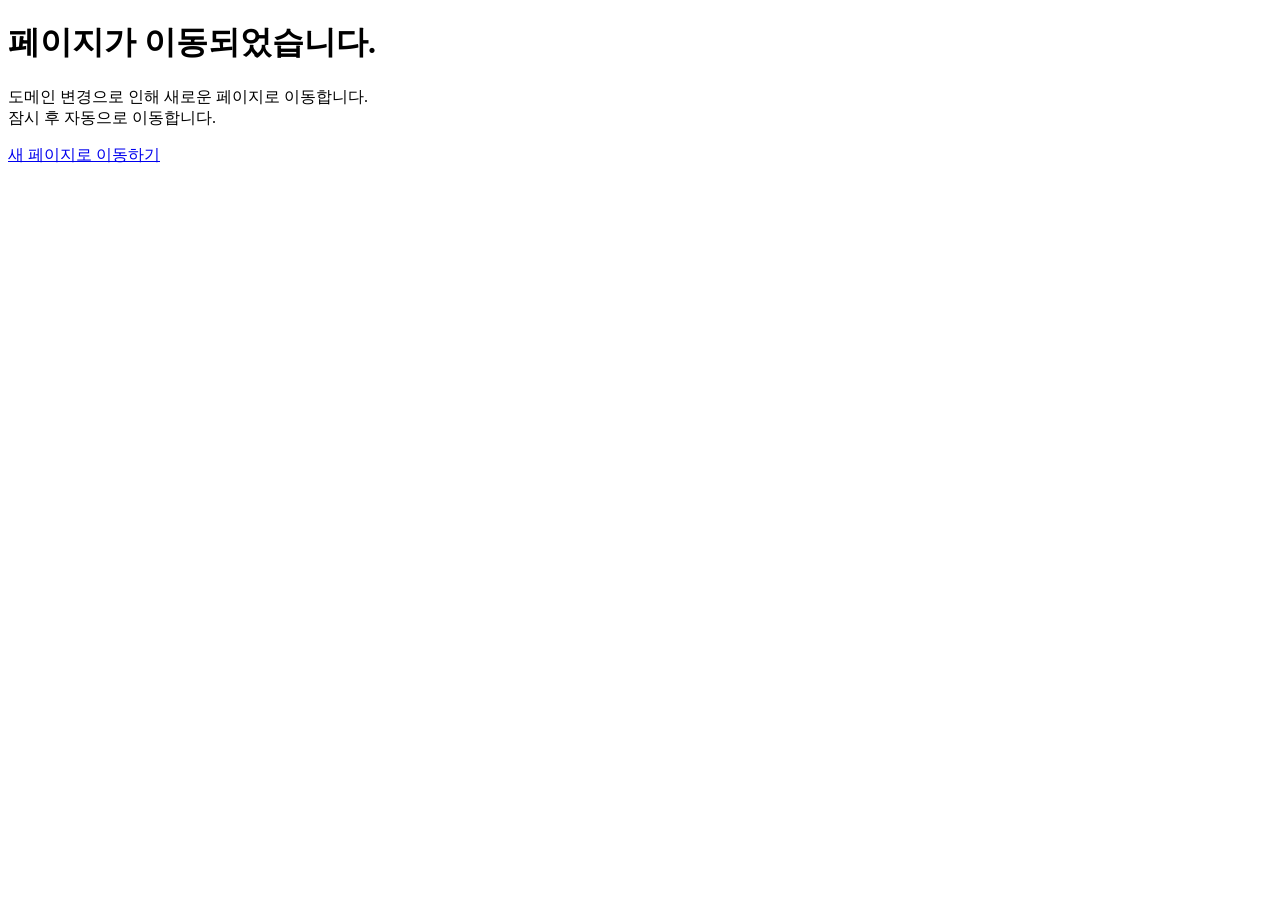
<file: index.html>
<!doctype html>
<html lang="ko">
  <head>
    <meta charset="UTF-8" />
    <title>페이지가 이동되었습니다</title>

    <!-- 3초 후 자동 이동 -->
    <meta http-equiv="refresh" content="3;url=https://d2lp7owtd50i80.cloudfront.net/main/" />
  </head>

  <body>
    <h1>페이지가 이동되었습니다.</h1>

    <p>
      도메인 변경으로 인해 새로운 페이지로 이동합니다.<br />
      잠시 후 자동으로 이동합니다.
    </p>

    <a href="https://d2lp7owtd50i80.cloudfront.net/main/"> 새 페이지로 이동하기 </a>
  </body>
</html>
</file>
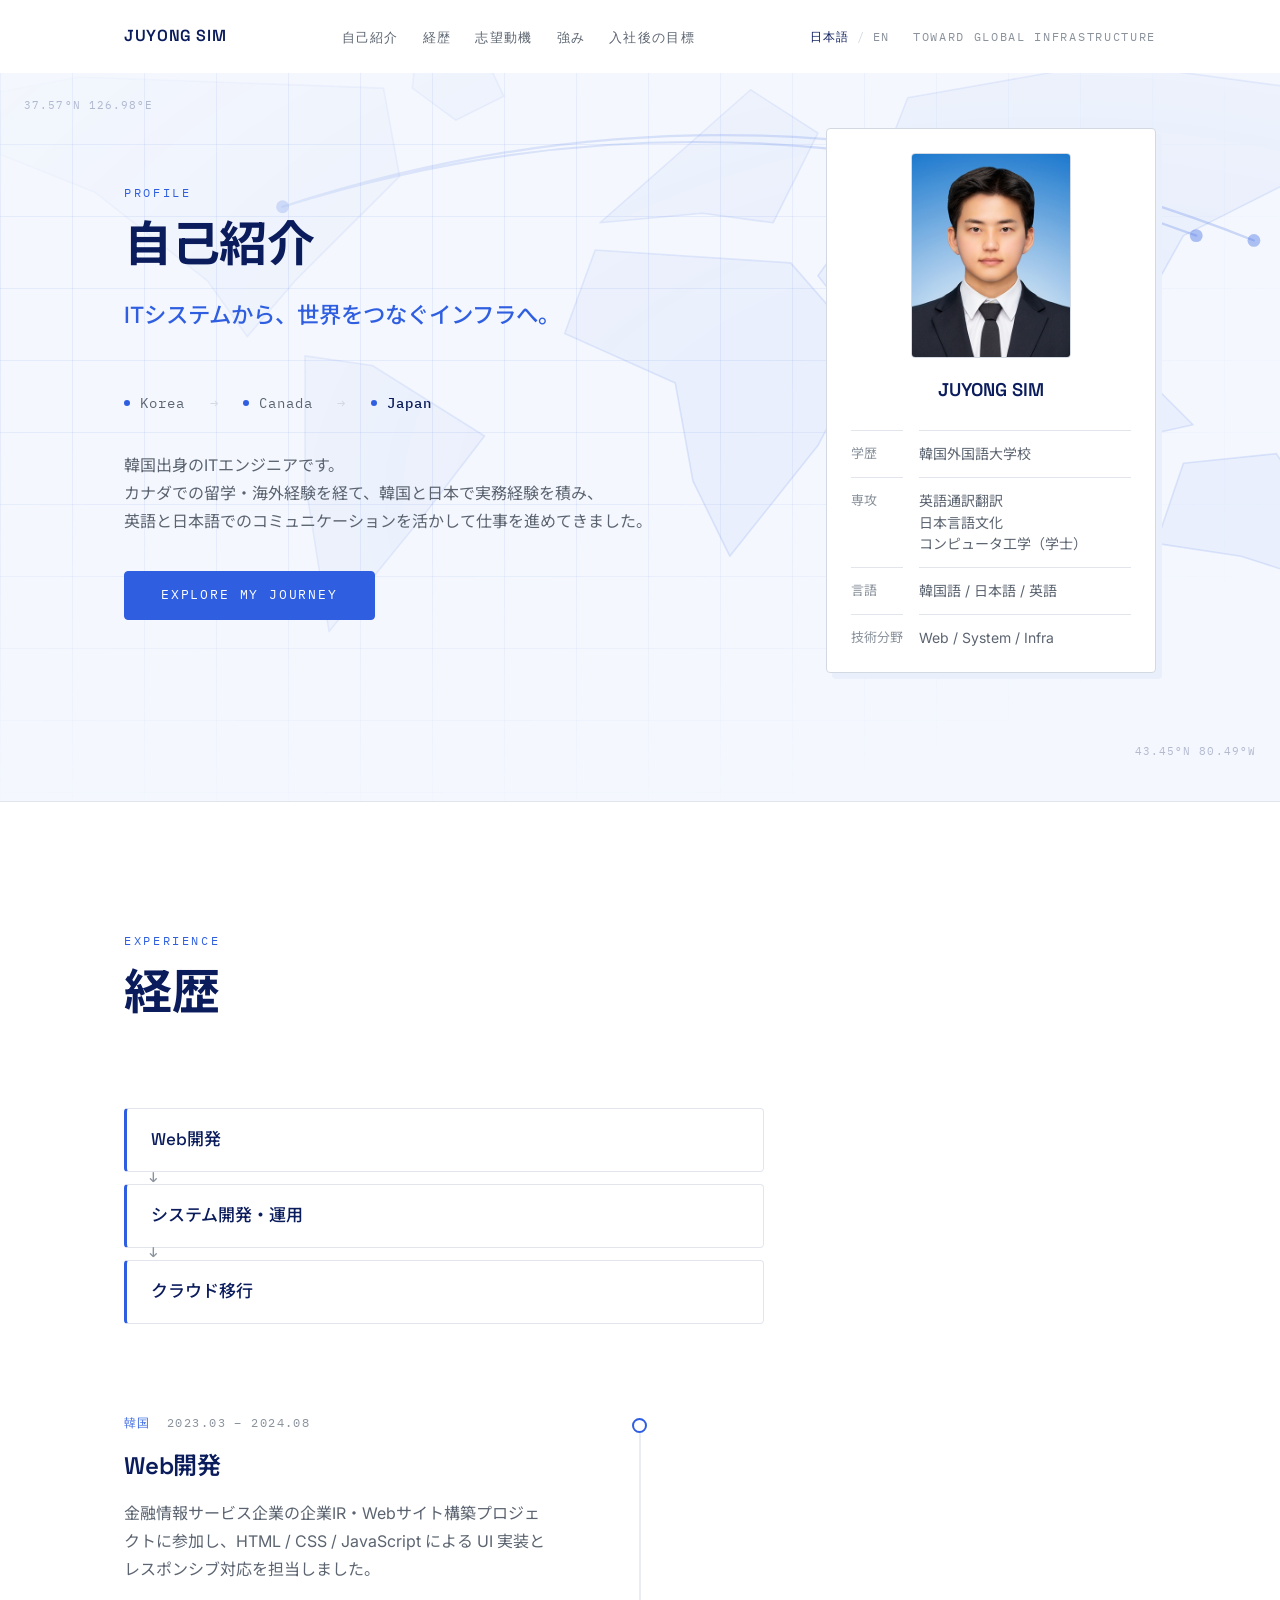
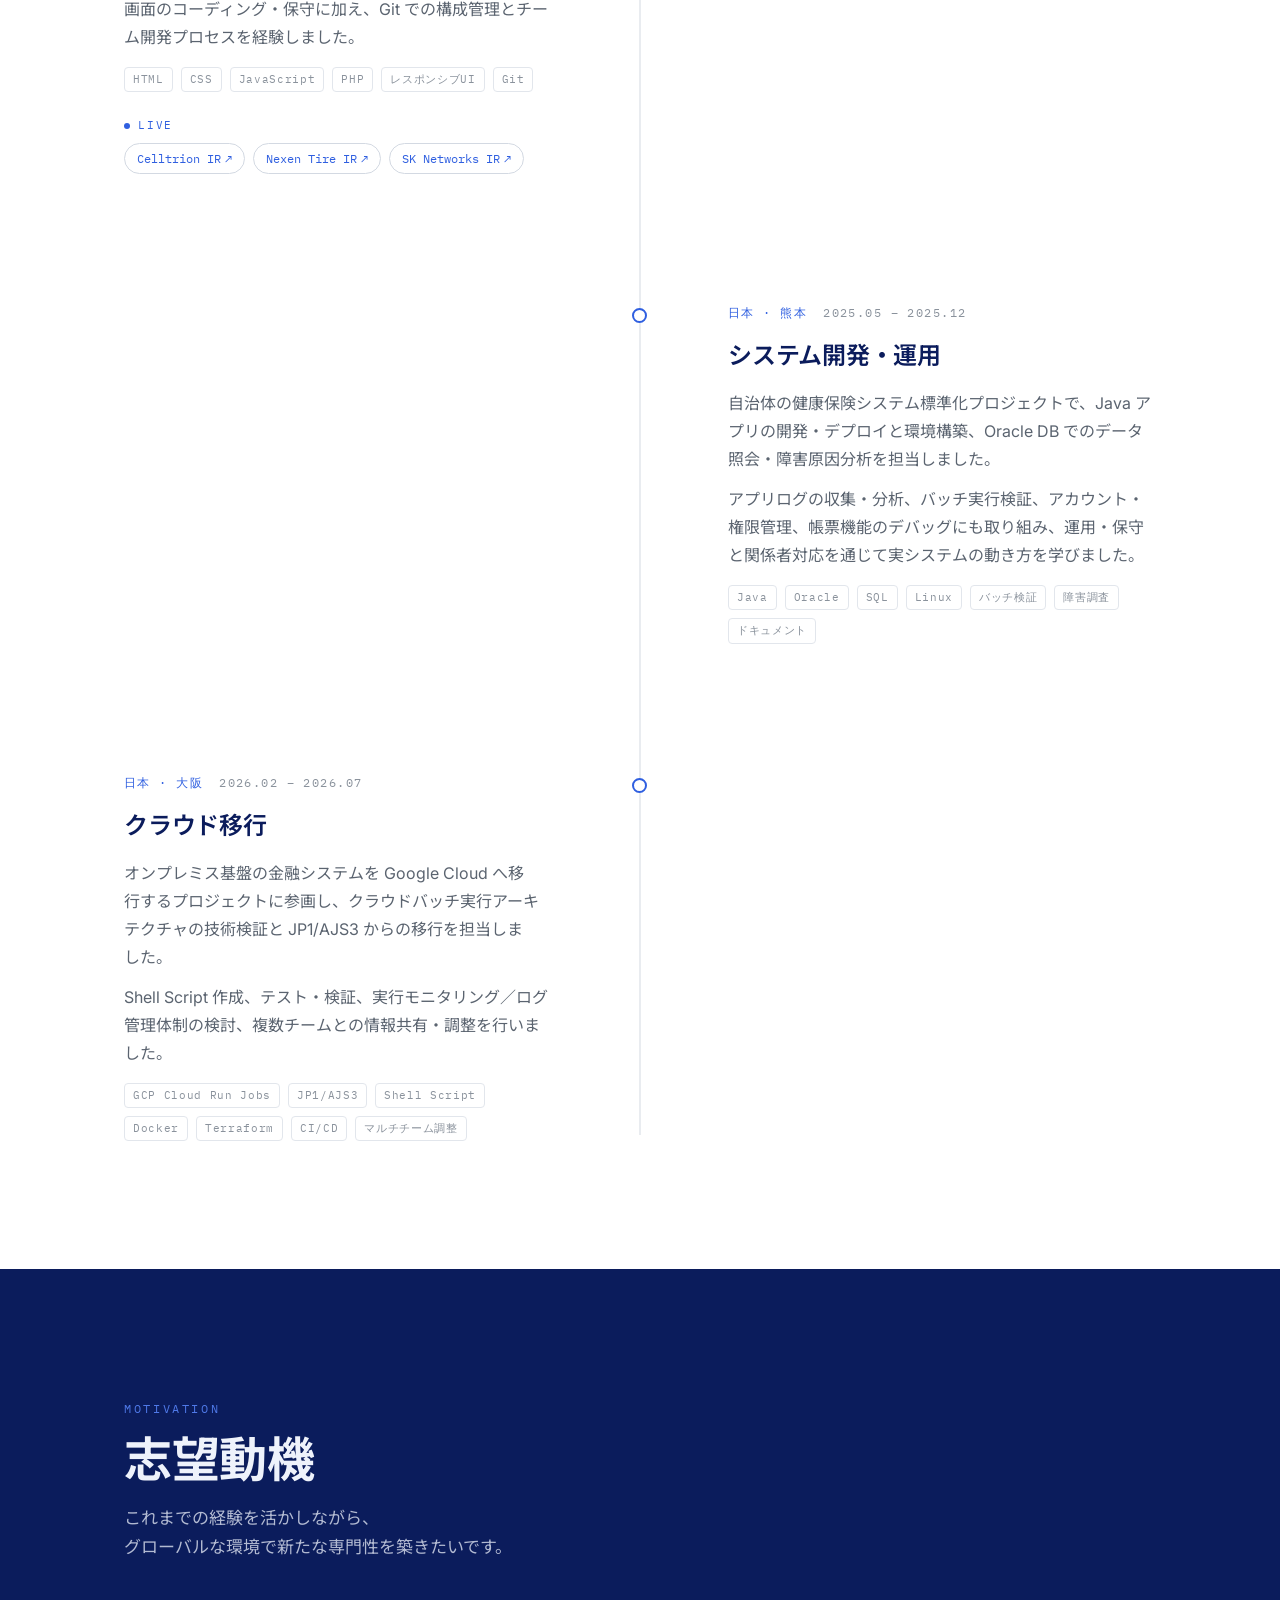
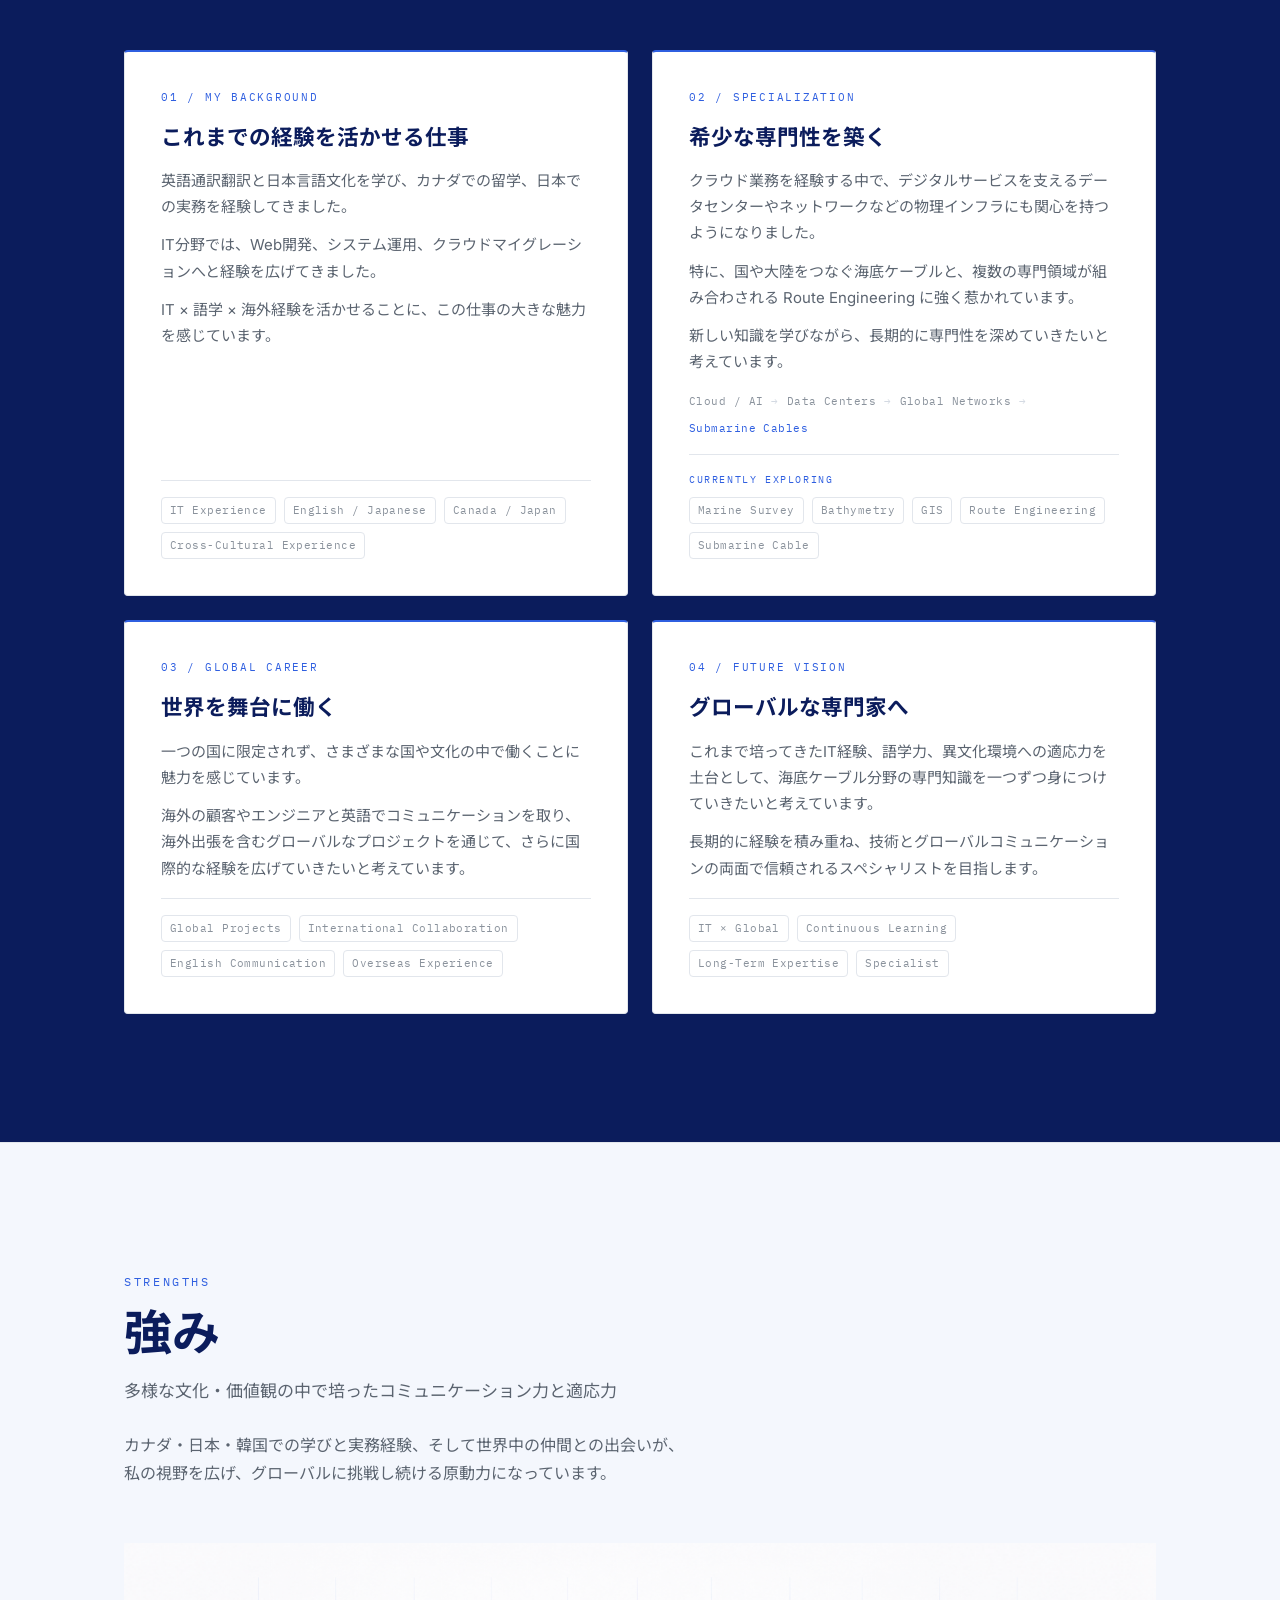
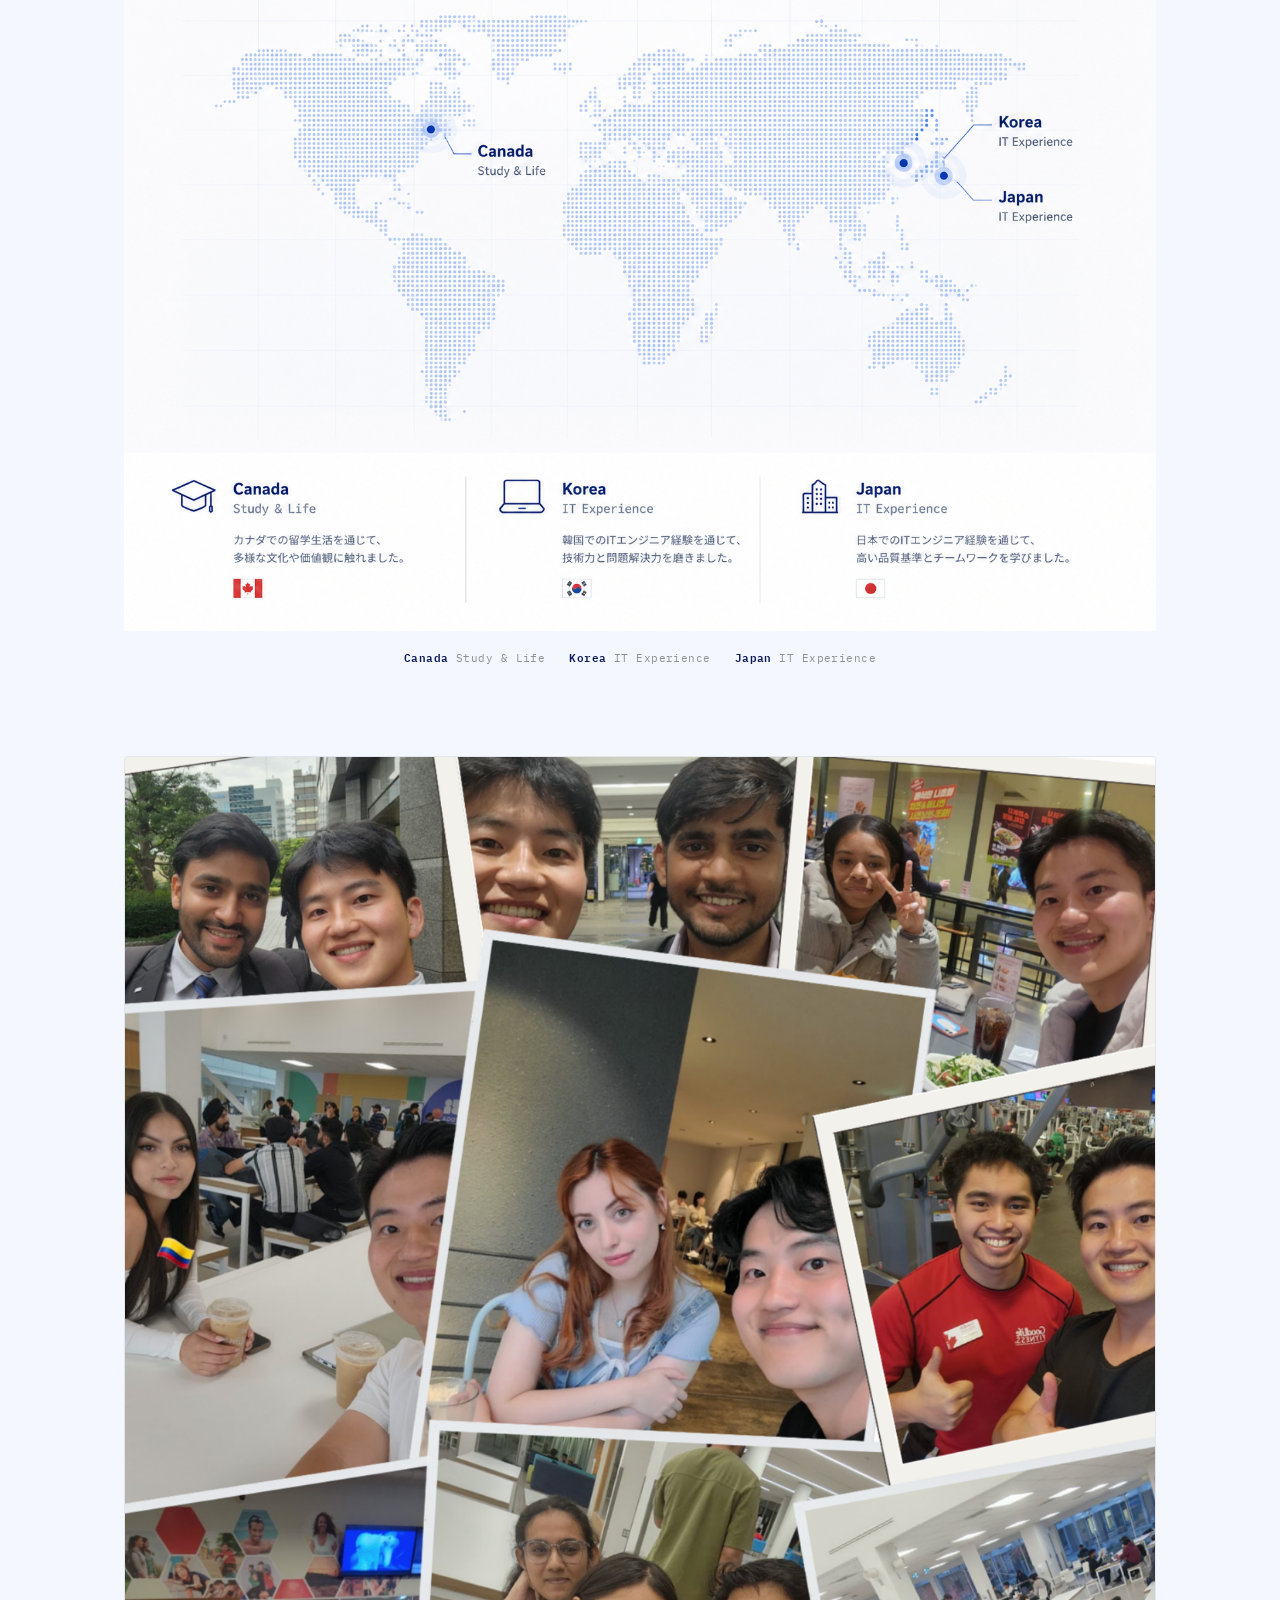
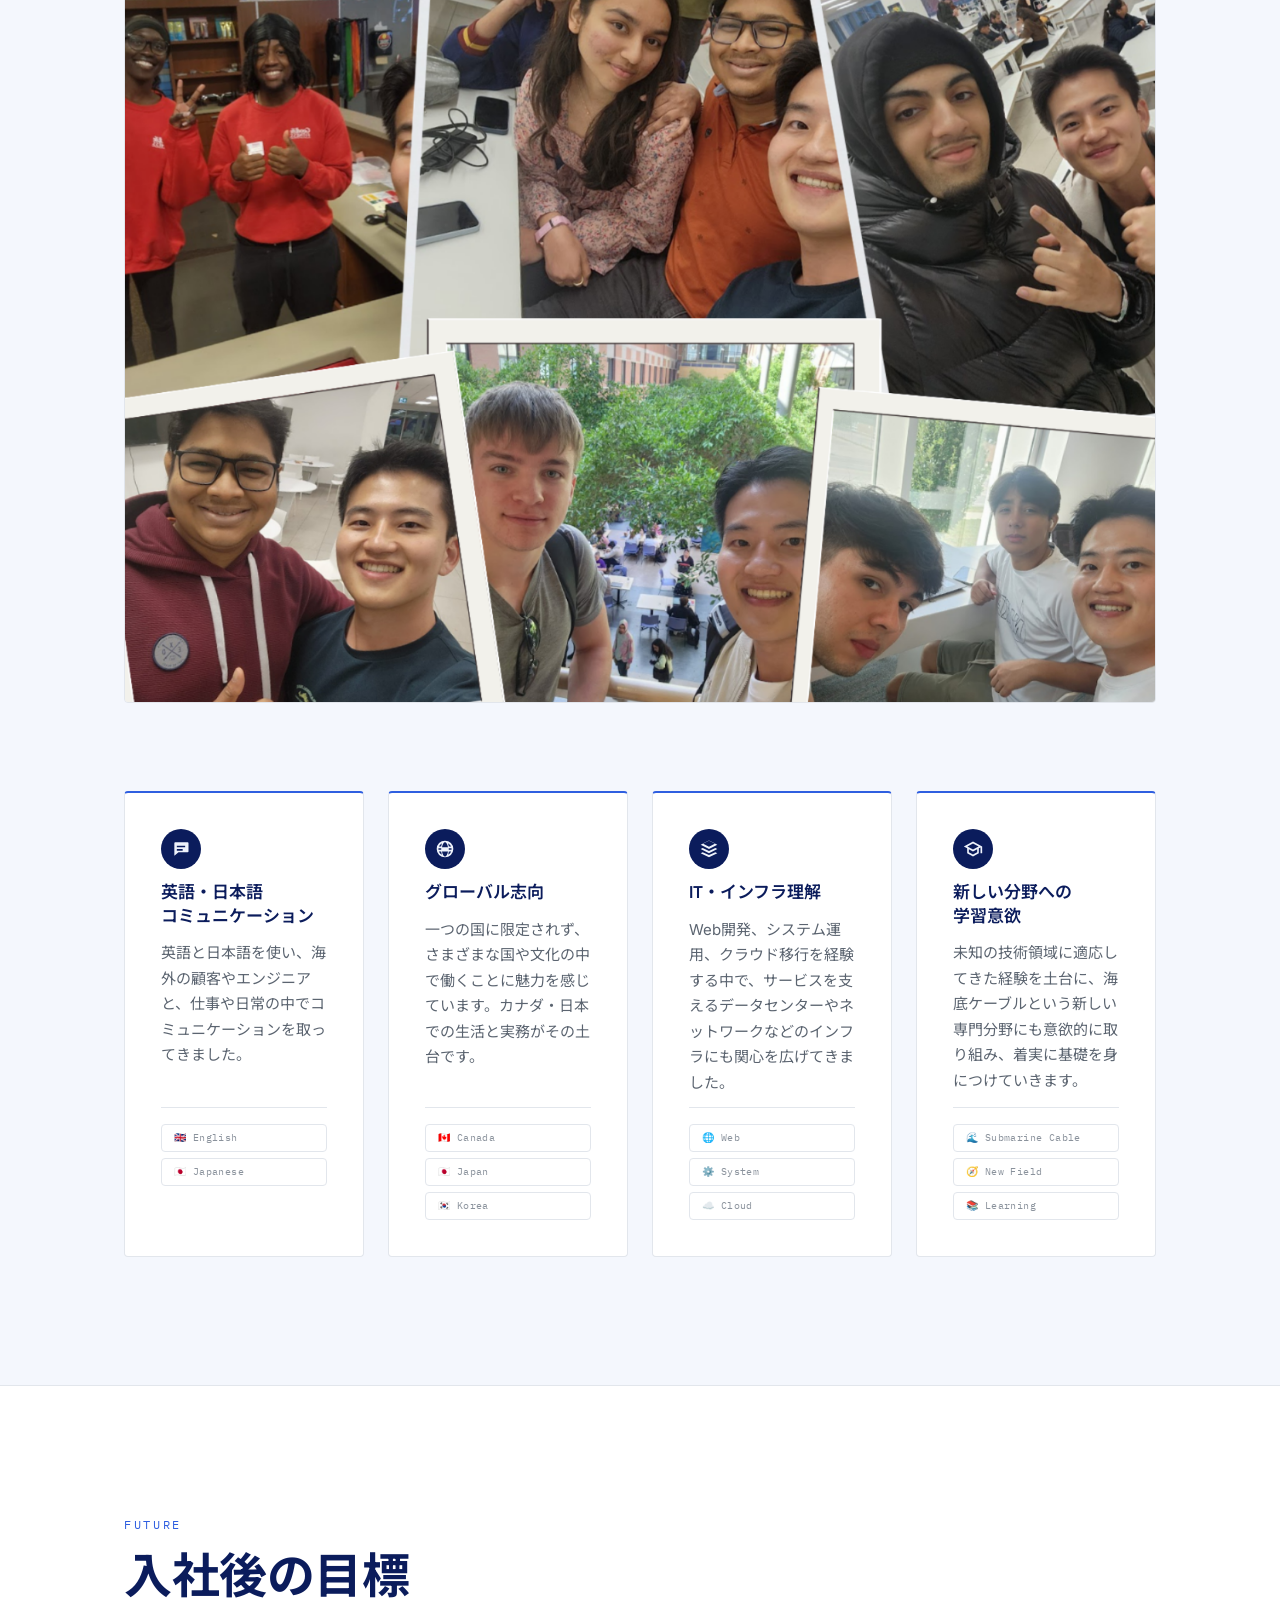
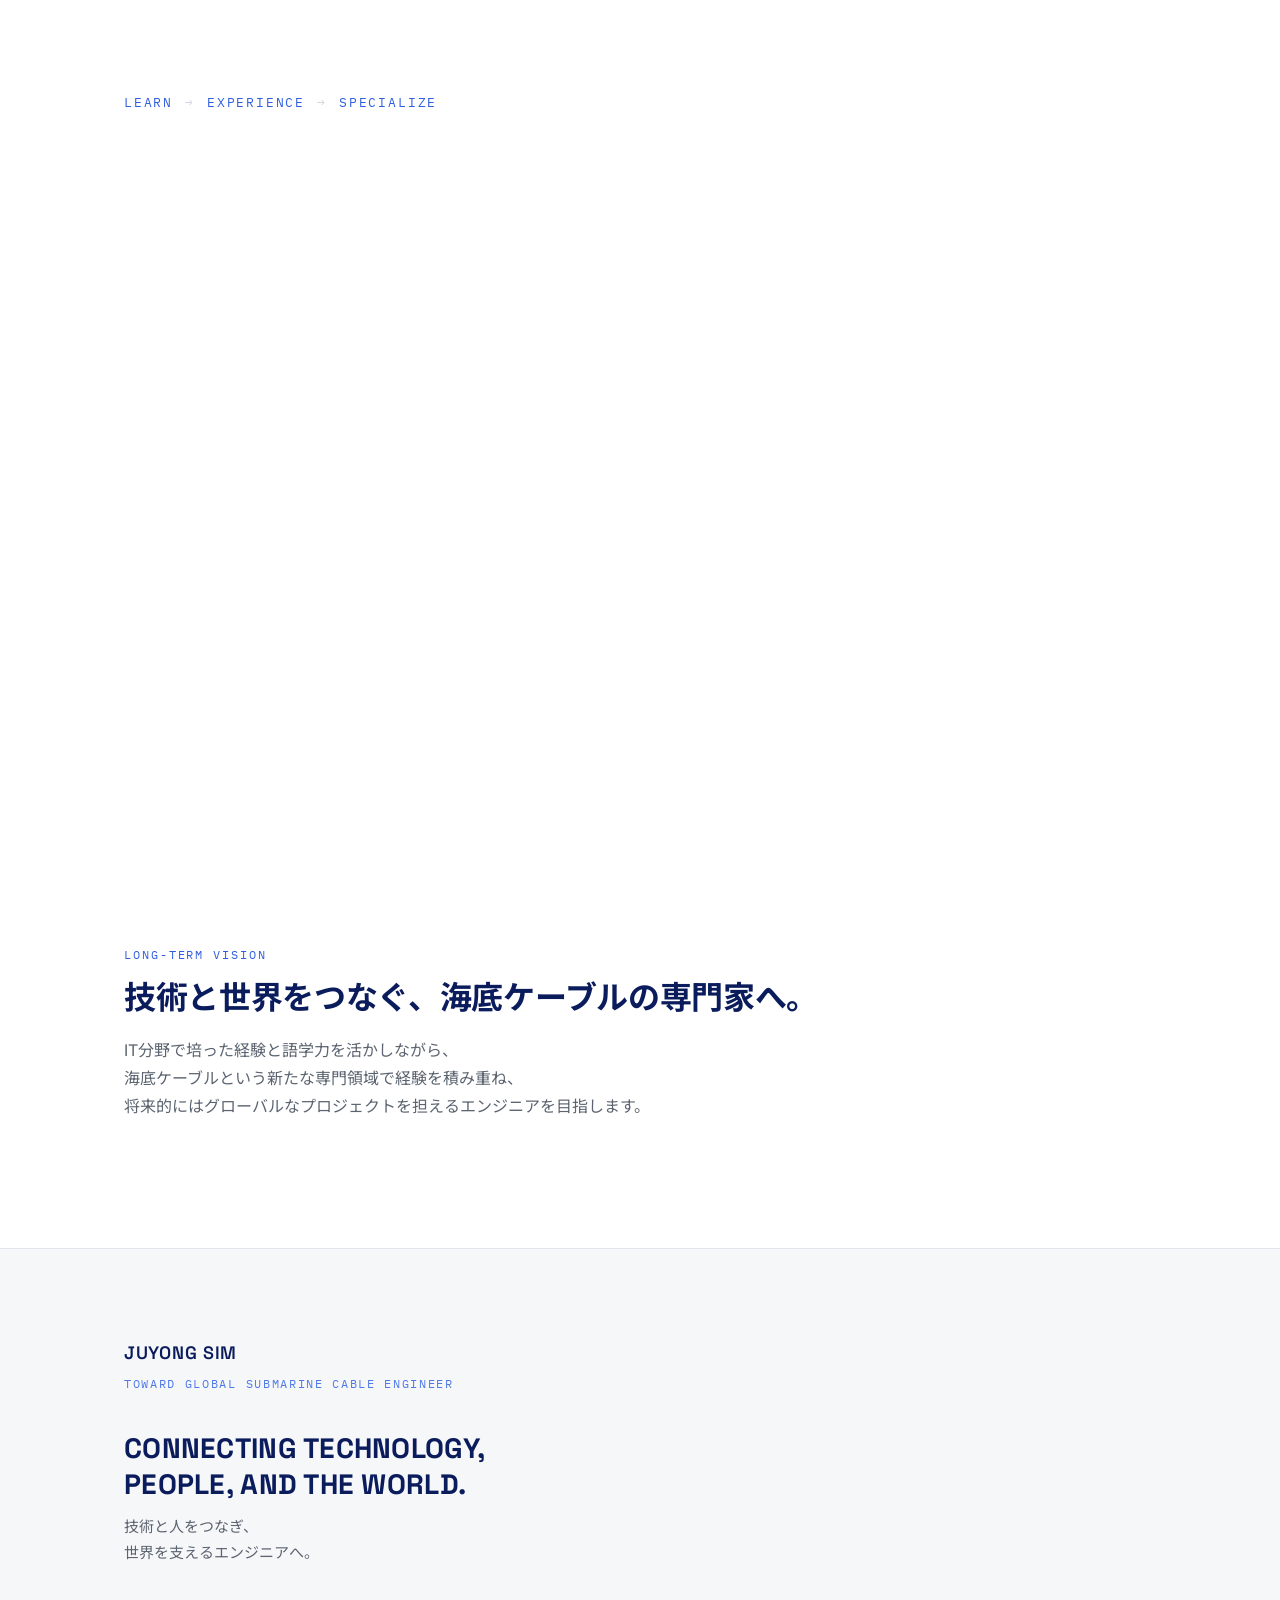
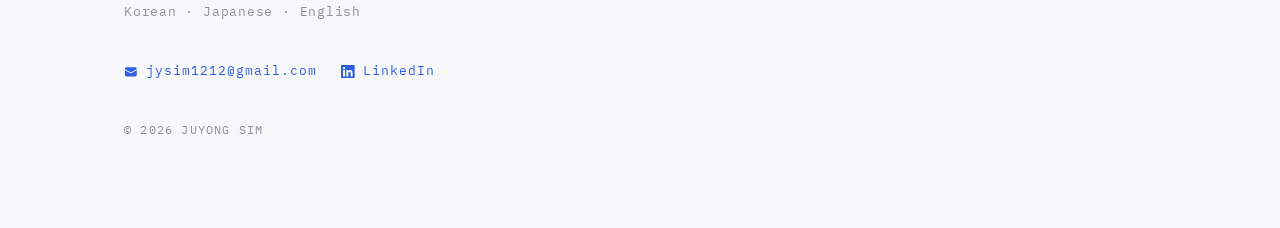
<file: nesic/index.html>
<!doctype html>
<html lang="ja">
  <head>
    <meta charset="UTF-8" />
    <meta name="viewport" content="width=device-width, initial-scale=1.0" />

    <!-- ==========================================================================
         NESIC Career Story Page — JUYONG SIM  ·  Japanese version (default)
         A ~60-90 second visual career presentation. Static HTML/CSS/vanilla JS.
         Five sections (Japanese-led titles, English kicker):
           01 自己紹介 / About Me (hero)
           02 経歴 / Experience
           03 志望動機 / Motivation   (deep band — the key section)
           04 強み / Strengths
           05 入社後の目標 / Future
         English version lives at /nesic/en/ and shares this style.css / script.js.
         When editing content, update the English version at en/index.html to match.
         ========================================================================== -->

    <title>JUYONG SIM | My Journey to Global Infrastructure</title>
    <meta
      name="description"
      content="韓国・カナダ・日本を経験したITエンジニアのキャリアストーリー。Web開発 → システム運用 → クラウド移行と広げてきた経験を土台に、世界をつなぐグローバルインフラ分野で長期的な専門性を築いていきます。" />
    <meta name="author" content="JUYONG SIM" />

    <!-- This page is shared directly with recruiters; keep it out of search indexes. -->
    <meta name="robots" content="noindex, nofollow" />
    <link rel="canonical" href="https://d2lp7owtd50i80.cloudfront.net/nesic/" />
    <link rel="alternate" hreflang="ja" href="https://d2lp7owtd50i80.cloudfront.net/nesic/" />
    <link rel="alternate" hreflang="en" href="https://d2lp7owtd50i80.cloudfront.net/nesic/en/" />
    <link rel="alternate" hreflang="x-default" href="https://d2lp7owtd50i80.cloudfront.net/nesic/" />
    <link rel="shortcut icon" href="./images/favicon.ico" type="image/x-icon" />

    <!-- Fonts: Space Grotesk (English headings), Inter (Latin body),
         Yu Gothic / Noto Sans JP (Japanese headings + body). -->
    <link rel="preconnect" href="https://fonts.googleapis.com" />
    <link rel="preconnect" href="https://fonts.gstatic.com" crossorigin />
    <link
      href="https://fonts.googleapis.com/css2?family=Space+Grotesk:wght@500;600;700&family=Inter:wght@400;500;600&family=Noto+Sans+JP:wght@400;500;700&family=IBM+Plex+Mono:wght@400;500&display=swap"
      rel="stylesheet" />

    <link rel="stylesheet" href="./style.css" />
    <script src="./script.js" defer></script>
  </head>

  <body>
    <!-- ====================================================================
         HEADER
         ==================================================================== -->
    <header class="site-header" id="siteHeader">
      <div class="wrap site-header__inner">
        <a class="site-header__logo" href="#profile">JUYONG SIM</a>

        <nav class="site-nav" aria-label="Main navigation">
          <button class="site-nav__toggle" id="navToggle" aria-expanded="false" aria-controls="navMenu">
            <span class="sr-only">Toggle navigation</span>
            <span class="site-nav__bars" aria-hidden="true"></span>
          </button>
          <ul class="site-nav__menu" id="navMenu">
            <li><a href="#profile">自己紹介</a></li>
            <li><a href="#experience">経歴</a></li>
            <li><a href="#motivation">志望動機</a></li>
            <li><a href="#strengths">強み</a></li>
            <li><a href="#future">入社後の目標</a></li>
          </ul>
        </nav>

        <div class="site-header__end">
          <!-- Static language switch. Japanese is the current page. -->
          <div class="lang-switch" aria-label="Language">
            <span aria-current="page">日本語</span>
            <a href="./en/">EN</a>
          </div>
          <span class="site-header__role">Toward Global Infrastructure</span>
        </div>
      </div>
    </header>

    <main>
      <!-- ====================================================================
           01. 自己紹介 — About Me  (hero)
           私は何者か。 韓国 → カナダ → 日本、IT エンジニア、英語・日本語。
           ==================================================================== -->
      <section class="hero" id="profile" aria-labelledby="profile-title">
        <!-- Decorative latitude / longitude grid + coordinate labels. -->
        <div class="hero__grid" aria-hidden="true"></div>

        <!-- Faint simplified world map + career route (Korea → Canada → Japan). -->
        <svg class="hero__map" viewBox="0 0 1000 500" preserveAspectRatio="xMidYMid slice" aria-hidden="true" focusable="false">
          <path
            class="hm-land"
            d="M35 70 L150 48 L340 55 L350 110 L285 175 L255 210 L230 175 L160 120 Z
               M291 222 L333 228 L403 272 L367 319 L306 394 L291 300 Z
               M360 35 L400 28 L415 60 L385 75 L358 55 Z
               M475 139 L569 56 L611 83 L583 139 L539 133 Z
               M472 156 L594 164 L642 219 L611 278 L556 347 L533 300 L522 239 L453 208 Z
               M611 172 L644 214 L717 228 L778 244 L800 217 L839 147 L944 94 L1000 67 L792 39 L667 61 L639 133 Z
               M778 250 L825 245 L845 265 L800 275 Z
               M839 289 L897 283 L925 325 L903 356 L875 347 L822 339 Z" />
          <path class="hm-route" d="M847 147 Q560 40 277 129 M277 129 Q580 30 883 150" />
          <circle class="hm-dot" cx="847" cy="147" r="4" />
          <circle class="hm-dot" cx="277" cy="129" r="4" />
          <circle class="hm-dot" cx="883" cy="150" r="4" />
        </svg>

        <span class="coord coord--tl" aria-hidden="true">37.57&deg;N 126.98&deg;E</span>
        <span class="coord coord--br" aria-hidden="true">43.45&deg;N 80.49&deg;W</span>

        <div class="wrap hero__layout">
          <div class="hero__inner">
            <p class="eyebrow">PROFILE</p>
            <h1 class="hero__title" id="profile-title">自己紹介</h1>
            <p class="hero__subtitle">ITシステムから、世界をつなぐインフラへ。</p>

            <!-- Career geography. Stacks vertically on mobile (see CSS). -->
            <ol class="route" aria-label="Career geography">
              <li class="route__stop">Korea</li>
              <li class="route__stop">Canada</li>
              <li class="route__stop route__stop--next">Japan</li>
            </ol>

            <!-- Line breaks at clause boundaries for readable Japanese wrapping. -->
            <p class="hero__copy">
              韓国出身のITエンジニアです。<br />
              カナダでの留学・海外経験を経て、韓国と日本で実務経験を積み、<br />
              英語と日本語でのコミュニケーションを活かして仕事を進めてきました。
            </p>

            <a class="btn" href="#experience">Explore My Journey</a>
          </div>

          <!-- Profile card. Photo is a real portrait (not a placeholder). -->
          <aside class="hero__panel" aria-label="Profile">
            <img class="hero__avatar" src="./images/profile/profile.jpg" alt="Portrait photo of JUYONG SIM" width="350" height="450" />
            <div class="hero__panel__content">
              <p class="hero__name">JUYONG SIM</p>
            </div>
            <ul class="hero__panel__list">
              <li><span class="k">学歴</span><span class="v">韓国外国語大学校</span></li>
              <li>
                <span class="k">専攻</span><span class="v">英語通訳翻訳<br />日本言語文化<br />コンピュータ工学（学士）</span>
              </li>
              <li><span class="k">言語</span><span class="v">韓国語 / 日本語 / 英語</span></li>
              <li><span class="k">技術分野</span><span class="v">Web / System / Infra</span></li>
            </ul>
          </aside>
        </div>
      </section>

      <!-- ====================================================================
           02. 経歴 — Experience
           何をしてきたか。 Web Development → System Operations → Cloud Migration
           （韓国 → 熊本 → 大阪 の流れ）
           ==================================================================== -->
      <section class="section" id="experience" aria-labelledby="experience-title">
        <div class="wrap">
          <header class="section__head">
            <p class="eyebrow">EXPERIENCE</p>
            <h2 class="section__title" id="experience-title">経歴</h2>
          </header>

          <!-- Compact visual progression (things actually done). -->
          <ol class="progression" aria-label="Career progression">
            <li class="progression__step reveal">Web開発</li>
            <li class="progression__step reveal">システム開発・運用</li>
            <li class="progression__step reveal">クラウド移行</li>
          </ol>

          <ol class="timeline">
            <!-- Web Development -->
            <li class="timeline__item reveal">
              <div class="timeline__marker" aria-hidden="true"></div>
              <div class="timeline__body">
                <p class="timeline__meta"><span class="timeline__place">韓国</span><span>2023.03 – 2024.08</span></p>
                <h3 class="timeline__theme">Web開発</h3>
                <p class="timeline__text">
                  金融情報サービス企業の企業IR・Webサイト構築プロジェクトに参加し、HTML / CSS / JavaScript による UI 実装とレスポンシブ対応を担当しました。
                </p>
                <p class="timeline__text">画面のコーディング・保守に加え、Git での構成管理とチーム開発プロセスを経験しました。</p>
                <ul class="tags">
                  <li>HTML</li>
                  <li>CSS</li>
                  <li>JavaScript</li>
                  <li>PHP</li>
                  <li>レスポンシブUI</li>
                  <li>Git</li>
                </ul>
                <p class="timeline__links-label">LIVE</p>
                <ul class="timeline__links">
                  <li>
                    <a href="https://www.celltrion.com/en-us/investment/stock-info" target="_blank" rel="noreferrer noopener"
                      >Celltrion IR <span aria-hidden="true">↗</span></a
                    >
                  </li>
                  <li>
                    <a href="https://www.nexentire.com/jp/investment/stock/price/index.php" target="_blank" rel="noreferrer noopener"
                      >Nexen Tire IR <span aria-hidden="true">↗</span></a
                    >
                  </li>
                  <li>
                    <a href="https://www.sknetworks.co.kr/en/ir/stock/stock-price-information" target="_blank" rel="noreferrer noopener"
                      >SK Networks IR <span aria-hidden="true">↗</span></a
                    >
                  </li>
                </ul>
              </div>
            </li>

            <!-- System Operations -->
            <li class="timeline__item reveal">
              <div class="timeline__marker" aria-hidden="true"></div>
              <div class="timeline__body">
                <p class="timeline__meta"><span class="timeline__place">日本 · 熊本</span><span>2025.05 – 2025.12</span></p>
                <h3 class="timeline__theme">システム開発・運用</h3>
                <p class="timeline__text">
                  自治体の健康保険システム標準化プロジェクトで、Java アプリの開発・デプロイと環境構築、Oracle DB でのデータ照会・障害原因分析を担当しました。
                </p>
                <p class="timeline__text">
                  アプリログの収集・分析、バッチ実行検証、アカウント・権限管理、帳票機能のデバッグにも取り組み、運用・保守と関係者対応を通じて実システムの動き方を学びました。
                </p>
                <ul class="tags">
                  <li>Java</li>
                  <li>Oracle</li>
                  <li>SQL</li>
                  <li>Linux</li>
                  <li>バッチ検証</li>
                  <li>障害調査</li>
                  <li>ドキュメント</li>
                </ul>
              </div>
            </li>

            <!-- Cloud Migration -->
            <li class="timeline__item reveal">
              <div class="timeline__marker" aria-hidden="true"></div>
              <div class="timeline__body">
                <p class="timeline__meta"><span class="timeline__place">日本 · 大阪</span><span>2026.02 – 2026.07</span></p>
                <h3 class="timeline__theme">クラウド移行</h3>
                <p class="timeline__text">
                  オンプレミス基盤の金融システムを Google Cloud へ移行するプロジェクトに参画し、クラウドバッチ実行アーキテクチャの技術検証と JP1/AJS3
                  からの移行を担当しました。
                </p>
                <p class="timeline__text">Shell Script 作成、テスト・検証、実行モニタリング／ログ管理体制の検討、複数チームとの情報共有・調整を行いました。</p>
                <ul class="tags">
                  <li>GCP Cloud Run Jobs</li>
                  <li>JP1/AJS3</li>
                  <li>Shell Script</li>
                  <li>Docker</li>
                  <li>Terraform</li>
                  <li>CI/CD</li>
                  <li>マルチチーム調整</li>
                </ul>
              </div>
            </li>
          </ol>
        </div>
      </section>

      <!-- ====================================================================
           03. 志望動機 — Motivation   ★ the key section
           Exactly four cards, read as one story:
             01 MY BACKGROUND  → 02 SPECIALIZATION  → 03 GLOBAL CAREER  → 04 FUTURE VISION
           Desktop: 2×2 grid. Mobile: single column. Japanese title leads;
           English label + keywords are secondary. Keep it scannable (5-10s/card).
           ==================================================================== -->
      <section class="section section--dark" id="motivation" aria-labelledby="motivation-title">
        <div class="wrap">
          <header class="section__head">
            <p class="eyebrow eyebrow--light">MOTIVATION</p>
            <h2 class="section__title" id="motivation-title">志望動機</h2>
            <p class="section__lead">これまでの経験を活かしながら、<br />グローバルな環境で新たな専門性を築きたいです。</p>
          </header>

          <div class="motiv-cards">
            <!-- 01 — 지금까지의 경험을 모두 활용할 수 있는 기회 -->
            <article class="motiv-card reveal">
              <p class="motiv-card__label">01 / MY BACKGROUND</p>
              <h3 class="motiv-card__title">これまでの経験を活かせる仕事</h3>
              <div class="motiv-card__text">
                <p>英語通訳翻訳と日本言語文化を学び、カナダでの留学、日本での実務を経験してきました。</p>
                <p>IT分野では、Web開発、システム運用、クラウドマイグレーションへと経験を広げてきました。</p>
                <p>IT × 語学 × 海外経験を活かせることに、この仕事の大きな魅力を感じています。</p>
              </div>
              <div class="motiv-card__keys">
                <ul>
                  <li>IT Experience</li>
                  <li>English / Japanese</li>
                  <li>Canada / Japan</li>
                  <li>Cross-Cultural Experience</li>
                </ul>
              </div>
            </article>

            <!-- 02 — 희소하고 깊이 있는 전문성을 쌓을 수 있는 기회 -->
            <article class="motiv-card reveal">
              <p class="motiv-card__label">02 / SPECIALIZATION</p>
              <h3 class="motiv-card__title">希少な専門性を築く</h3>
              <div class="motiv-card__text">
                <p>クラウド業務を経験する中で、デジタルサービスを支えるデータセンターやネットワークなどの物理インフラにも関心を持つようになりました。</p>
                <p>特に、国や大陸をつなぐ海底ケーブルと、複数の専門領域が組み合わされる Route Engineering に強く惹かれています。</p>
                <p>新しい知識を学びながら、長期的に専門性を深めていきたいと考えています。</p>
              </div>
              <!-- 보조 그래픽: 클라우드 경험 → 글로벌 통신 인프라로 관심이 확장된 흐름 -->
              <ol class="motiv-flow" aria-label="Cloud / AI to submarine cables">
                <li>Cloud / AI</li>
                <li>Data Centers</li>
                <li>Global Networks</li>
                <li>Submarine Cables</li>
              </ol>
              <div class="motiv-card__keys">
                <p class="motiv-card__keys-label">Currently Exploring</p>
                <ul>
                  <li>Marine Survey</li>
                  <li>Bathymetry</li>
                  <li>GIS</li>
                  <li>Route Engineering</li>
                  <li>Submarine Cable</li>
                </ul>
              </div>
            </article>

            <!-- 03 — 글로벌한 환경에서 커리어를 확장할 수 있는 기회 -->
            <article class="motiv-card reveal">
              <p class="motiv-card__label">03 / GLOBAL CAREER</p>
              <h3 class="motiv-card__title">世界を舞台に働く</h3>
              <div class="motiv-card__text">
                <p>一つの国に限定されず、さまざまな国や文化の中で働くことに魅力を感じています。</p>
                <p>
                  海外の顧客やエンジニアと英語でコミュニケーションを取り、海外出張を含むグローバルなプロジェクトを通じて、さらに国際的な経験を広げていきたいと考えています。
                </p>
              </div>
              <div class="motiv-card__keys">
                <ul>
                  <li>Global Projects</li>
                  <li>International Collaboration</li>
                  <li>English Communication</li>
                  <li>Overseas Experience</li>
                </ul>
              </div>
            </article>

            <!-- 04 — 장기적으로 글로벌 스페셜리스트로 성장 -->
            <article class="motiv-card reveal">
              <p class="motiv-card__label">04 / FUTURE VISION</p>
              <h3 class="motiv-card__title">グローバルな専門家へ</h3>
              <div class="motiv-card__text">
                <p>
                  これまで培ってきたIT経験、語学力、異文化環境への適応力を土台として、海底ケーブル分野の専門知識を一つずつ身につけていきたいと考えています。
                </p>
                <p>長期的に経験を積み重ね、技術とグローバルコミュニケーションの両面で信頼されるスペシャリストを目指します。</p>
              </div>
              <div class="motiv-card__keys">
                <ul>
                  <li>IT × Global</li>
                  <li>Continuous Learning</li>
                  <li>Long-Term Expertise</li>
                  <li>Specialist</li>
                </ul>
              </div>
            </article>
          </div>
        </div>
      </section>

      <!-- ====================================================================
           04. 強み — Strengths
           地図 + 実際の写真 + 4 つの資質（多文化・コミュニケーション・適応・視座）。
           ==================================================================== -->
      <section class="section section--tint" id="strengths" aria-labelledby="strengths-title">
        <div class="wrap">
          <div class="gx-top">
            <div class="gx-intro">
              <p class="eyebrow">STRENGTHS</p>
              <h2 class="section__title" id="strengths-title">強み</h2>
              <p class="gx-subtitle">多様な文化・価値観の中で培ったコミュニケーション力と適応力</p>
              <p class="gx-body">
                カナダ・日本・韓国での学びと実務経験、そして世界中の仲間との出会いが、<br />
                私の視野を広げ、グローバルに挑戦し続ける原動力になっています。
              </p>
            </div>

            <!-- World map (reuses the hero map's land shapes) with the three places. -->
            <figure class="gx-map">
              <img src="./images/global/worldmap.png" alt="Canada, Korea, and Japan on a world map" loading="lazy" />
              <figcaption class="gx-map__legend">
                <span><b>Canada</b> Study &amp; Life</span>
                <span><b>Korea</b> IT Experience</span>
                <span><b>Japan</b> IT Experience</span>
              </figcaption>
            </figure>
          </div>

          <!-- Single collage image. Put your file at nesic/images/people/friends.png -->
          <figure class="gx-photo">
            <img src="./images/people/friends.png" alt="海外での仲間との時間" loading="lazy" />
          </figure>

          <!-- Four qualities matched to what the role asks for:
               English · global orientation · IT/infrastructure understanding ·
               communication · willingness to learn a new specialty. -->
          <div class="gx-cards">
            <article class="gx-card reveal">
              <span class="gx-card__icon" aria-hidden="true">
                <svg viewBox="0 0 24 24"><path d="M4 4h16a1 1 0 0 1 1 1v10a1 1 0 0 1-1 1H9l-5 4V5a1 1 0 0 1 1-1Zm3 4v2h10V8H7Zm0 4v2h7v-2H7Z" /></svg>
              </span>
              <h3 class="gx-card__title">英語・日本語<wbr />コミュニケーション</h3>
              <p class="gx-card__text">英語と日本語を使い、海外の顧客やエンジニアと、仕事や日常の中でコミュニケーションを取ってきました。</p>
              <ul class="gx-card__tags">
                <li>🇬🇧 English</li>
                <li>🇯🇵 Japanese</li>
              </ul>
            </article>

            <article class="gx-card reveal">
              <span class="gx-card__icon" aria-hidden="true">
                <svg viewBox="0 0 24 24"><path d="M12 2a10 10 0 1 0 0 20 10 10 0 0 0 0-20Zm0 2c1.6 0 3 2.5 3.6 6H8.4C9 6.5 10.4 4 12 4ZM4.2 11h3.3a22 22 0 0 0 0 2H4.2a8 8 0 0 1 0-2Zm4.2 4h7.2c-.6 3.5-2 6-3.6 6s-3-2.5-3.6-6Zm8.1-2a22 22 0 0 0 0-2h3.3a8 8 0 0 1 0 2h-3.3ZM19.4 9h-2.8a15 15 0 0 0-1-4A8 8 0 0 1 19.4 9ZM8.4 5a15 15 0 0 0-1 4H4.6a8 8 0 0 1 3.8-4ZM4.6 15h2.8a15 15 0 0 0 1 4 8 8 0 0 1-3.8-4Zm11 4a15 15 0 0 0 1-4h2.8a8 8 0 0 1-3.8 4Z" /></svg>
              </span>
              <h3 class="gx-card__title">グローバル志向</h3>
              <p class="gx-card__text">一つの国に限定されず、さまざまな国や文化の中で働くことに魅力を感じています。カナダ・日本での生活と実務がその土台です。</p>
              <ul class="gx-card__tags">
                <li>🇨🇦 Canada</li>
                <li>🇯🇵 Japan</li>
                <li>🇰🇷 Korea</li>
              </ul>
            </article>

            <article class="gx-card reveal">
              <span class="gx-card__icon" aria-hidden="true">
                <svg viewBox="0 0 24 24"><path d="M12 2 2 7l10 5 10-5-10-5Zm0 7.24L4.47 5.5 12 1.76 19.53 5.5 12 9.24ZM2 12l10 5 10-5-2.4-1.2L12 14.3 4.4 10.8 2 12Zm0 5 10 5 10-5-2.4-1.2L12 19.3 4.4 15.8 2 17Z" /></svg>
              </span>
              <h3 class="gx-card__title">IT・インフラ理解</h3>
              <p class="gx-card__text">Web開発、システム運用、クラウド移行を経験する中で、サービスを支えるデータセンターやネットワークなどのインフラにも関心を広げてきました。</p>
              <ul class="gx-card__tags">
                <li>🌐 Web</li>
                <li>⚙️ System</li>
                <li>☁️ Cloud</li>
              </ul>
            </article>

            <article class="gx-card reveal">
              <span class="gx-card__icon" aria-hidden="true">
                <svg viewBox="0 0 24 24"><path d="M12 3 1 9l4 2.18v6L12 21l7-3.82v-6l2-1.09V17h2V9L12 3Zm6.82 6L12 12.72 5.18 9 12 5.28 18.82 9ZM17 16 12 18.72 7 16v-3.72L12 15l5-2.72V16Z" /></svg>
              </span>
              <h3 class="gx-card__title">新しい分野への<wbr />学習意欲</h3>
              <p class="gx-card__text">未知の技術領域に適応してきた経験を土台に、海底ケーブルという新しい専門分野にも意欲的に取り組み、着実に基礎を身につけていきます。</p>
              <ul class="gx-card__tags">
                <li>🌊 Submarine Cable</li>
                <li>🧭 New Field</li>
                <li>📚 Learning</li>
              </ul>
            </article>
          </div>
        </div>
      </section>

      <!-- ====================================================================
           05. 入社後の目標 — Future
           入社後どう成長するか。 Learn → Experience → Specialize
           ==================================================================== -->
      <section class="section" id="future" aria-labelledby="future-title">
        <div class="wrap">
          <header class="section__head">
            <p class="eyebrow">FUTURE</p>
            <h2 class="section__title" id="future-title">入社後の目標</h2>
          </header>

          <ol class="phase-flow" aria-label="Growth phases">
            <li>Learn</li>
            <li>Experience</li>
            <li>Specialize</li>
          </ol>

          <!-- 3-step growth roadmap. English label = design element; Japanese title carries the goal. -->
          <ol class="roadmap">
            <li class="roadmap__step reveal">
              <p class="roadmap__label"><span class="roadmap__num">01</span> LEARN</p>
              <h3 class="roadmap__title">海洋・ルート設計の基礎を習得</h3>
              <p class="roadmap__text">
                海洋調査、GIS、海底地形、ケーブルルート設計など、<br />
                業務に必要な基礎知識を着実に身につけます。
              </p>
            </li>
            <li class="roadmap__step reveal">
              <p class="roadmap__label"><span class="roadmap__num">02</span> EXPERIENCE</p>
              <h3 class="roadmap__title">グローバルプロジェクトで実践力を磨く</h3>
              <p class="roadmap__text">
                海外の顧客・関係者との協働や実際のプロジェクトを通じて、<br />
                ルート設計・評価・調整に必要な実践力を高めます。
              </p>
            </li>
            <li class="roadmap__step reveal">
              <p class="roadmap__label"><span class="roadmap__num">03</span> SPECIALIZE</p>
              <h3 class="roadmap__title">海底ケーブルの専門家へ</h3>
              <p class="roadmap__text">
                技術・現場・グローバルコミュニケーションの経験を積み重ね、<br />
                海底ケーブルプロジェクトを長期的に支えられる<br />
                専門性の高いエンジニアを目指します。
              </p>
            </li>
          </ol>

          <blockquote class="closing">
            <p class="closing__label">Long-Term Vision</p>
            <p class="closing__en">技術と世界をつなぐ、海底ケーブルの専門家へ。</p>
            <p class="closing__ja">
              IT分野で培った経験と語学力を活かしながら、<br />海底ケーブルという新たな専門領域で経験を積み重ね、<br />将来的にはグローバルなプロジェクトを担えるエンジニアを目指します。
            </p>
          </blockquote>
        </div>
      </section>
    </main>

    <!-- ====================================================================
         FOOTER
         ==================================================================== -->
    <footer class="site-footer">
      <div class="wrap site-footer__inner">
        <div class="site-footer__id">
          <p class="site-footer__name">JUYONG SIM</p>
          <p class="site-footer__role">Toward Global Submarine Cable Engineer</p>
        </div>

        <blockquote class="site-footer__tagline">
          <p class="site-footer__tagline-en">Connecting technology,<br />people, and the world.</p>
          <p class="site-footer__tagline-ja">技術と人をつなぎ、<br />世界を支えるエンジニアへ。</p>
        </blockquote>

        <p class="site-footer__langs">Korean · Japanese · English</p>

        <nav class="site-footer__links" aria-label="Contact">
          <a href="mailto:jysim1212@gmail.com">
            <svg class="site-footer__ico" viewBox="0 0 24 24" aria-hidden="true" focusable="false">
              <path d="M1.5 8.67v8.58a3 3 0 0 0 3 3h15a3 3 0 0 0 3-3V8.67l-8.928 5.493a3 3 0 0 1-3.144 0L1.5 8.67Z" />
              <path d="M22.5 6.908V6.75a3 3 0 0 0-3-3h-15a3 3 0 0 0-3 3v.158l9.714 5.978a1.5 1.5 0 0 0 1.572 0L22.5 6.908Z" />
            </svg>
            jysim1212@gmail.com
          </a>
          <a href="https://www.linkedin.com/in/juyong-sim-profile/" target="_blank" rel="noreferrer noopener">
            <svg class="site-footer__ico" viewBox="0 0 24 24" aria-hidden="true" focusable="false">
              <path
                d="M20.447 20.452h-3.554v-5.569c0-1.328-.027-3.037-1.852-3.037-1.853 0-2.136 1.445-2.136 2.939v5.667H9.351V9h3.414v1.561h.046c.477-.9 1.637-1.85 3.37-1.85 3.601 0 4.267 2.37 4.267 5.455v6.286zM5.337 7.433a2.062 2.062 0 0 1-2.063-2.065 2.064 2.064 0 1 1 2.063 2.065zm1.782 13.019H3.555V9h3.564v11.452zM22.225 0H1.771C.792 0 0 .774 0 1.729v20.542C0 23.227.792 24 1.771 24h20.451C23.2 24 24 23.227 24 22.271V1.729C24 .774 23.2 0 22.222 0h.003z" />
            </svg>
            LinkedIn
          </a>
        </nav>
        <p class="site-footer__copy">&copy; 2026 JUYONG SIM</p>
      </div>
    </footer>
  </body>
</html>
</file>
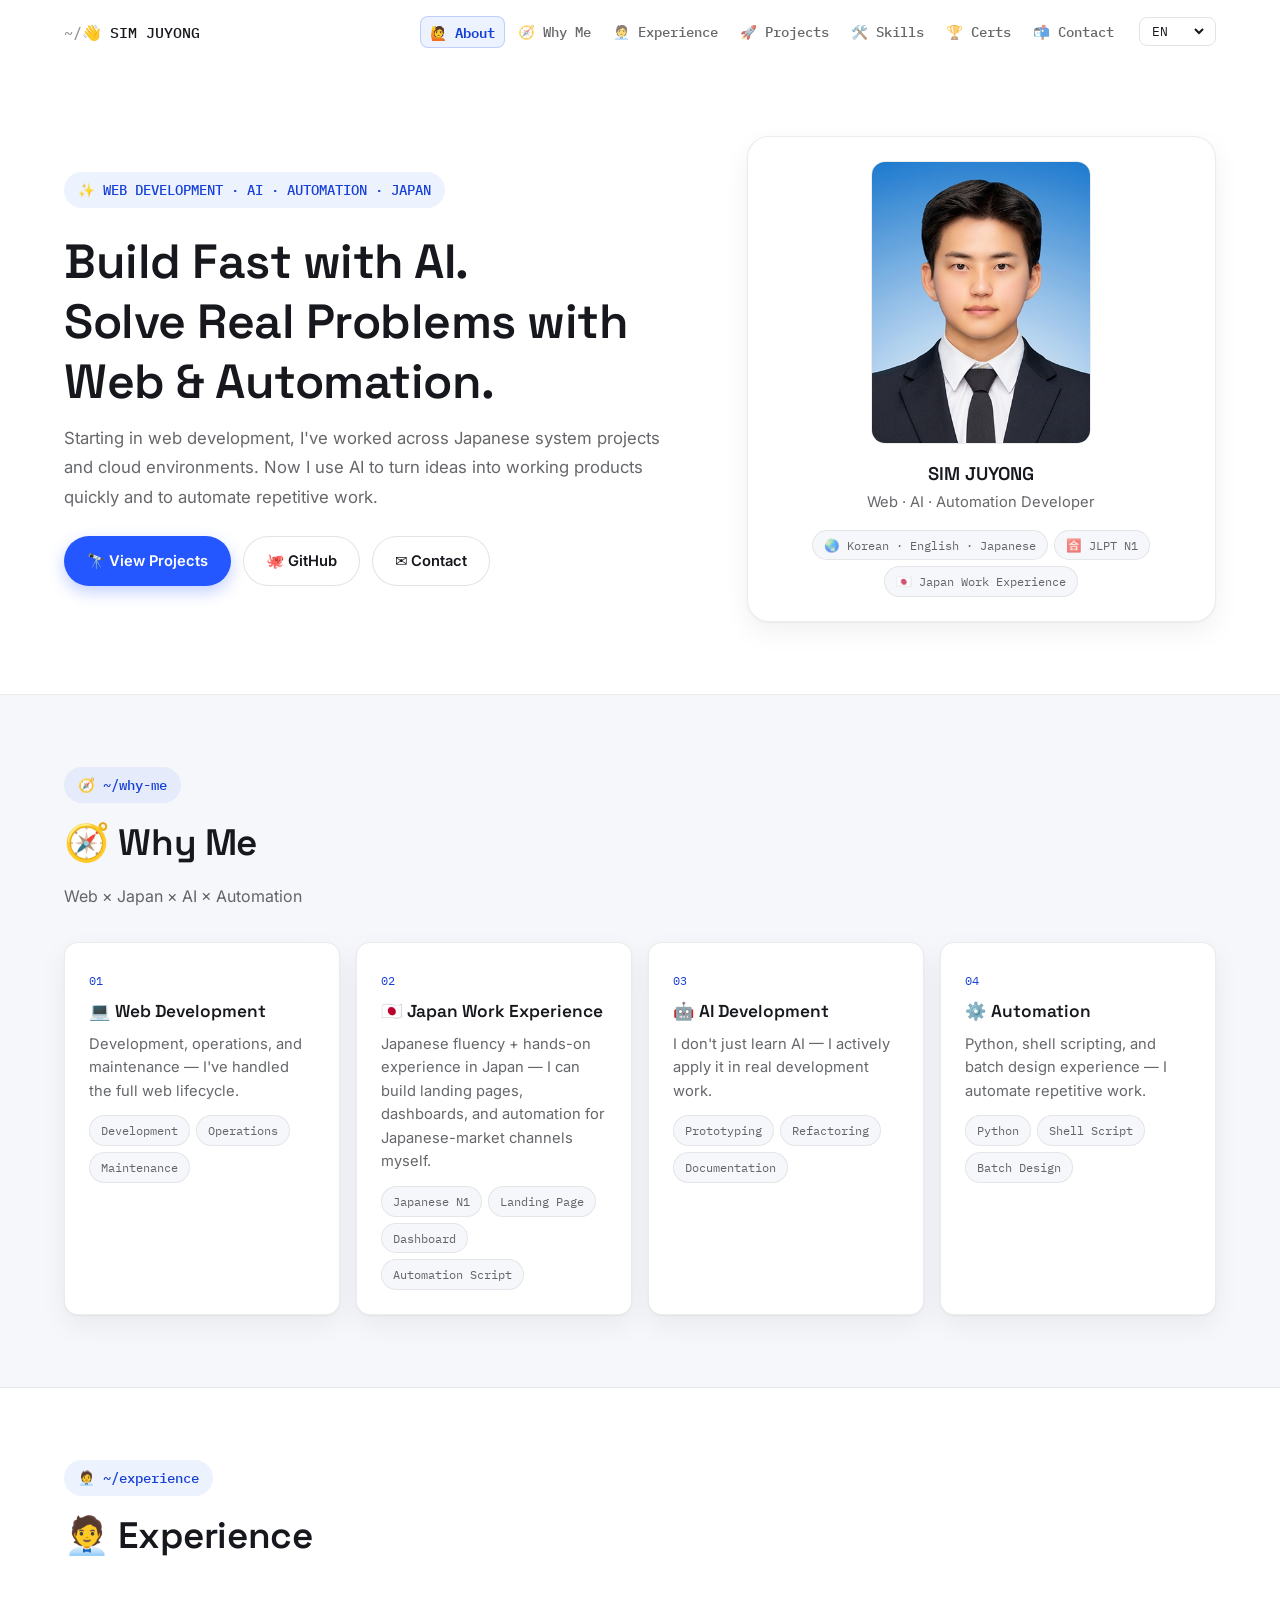
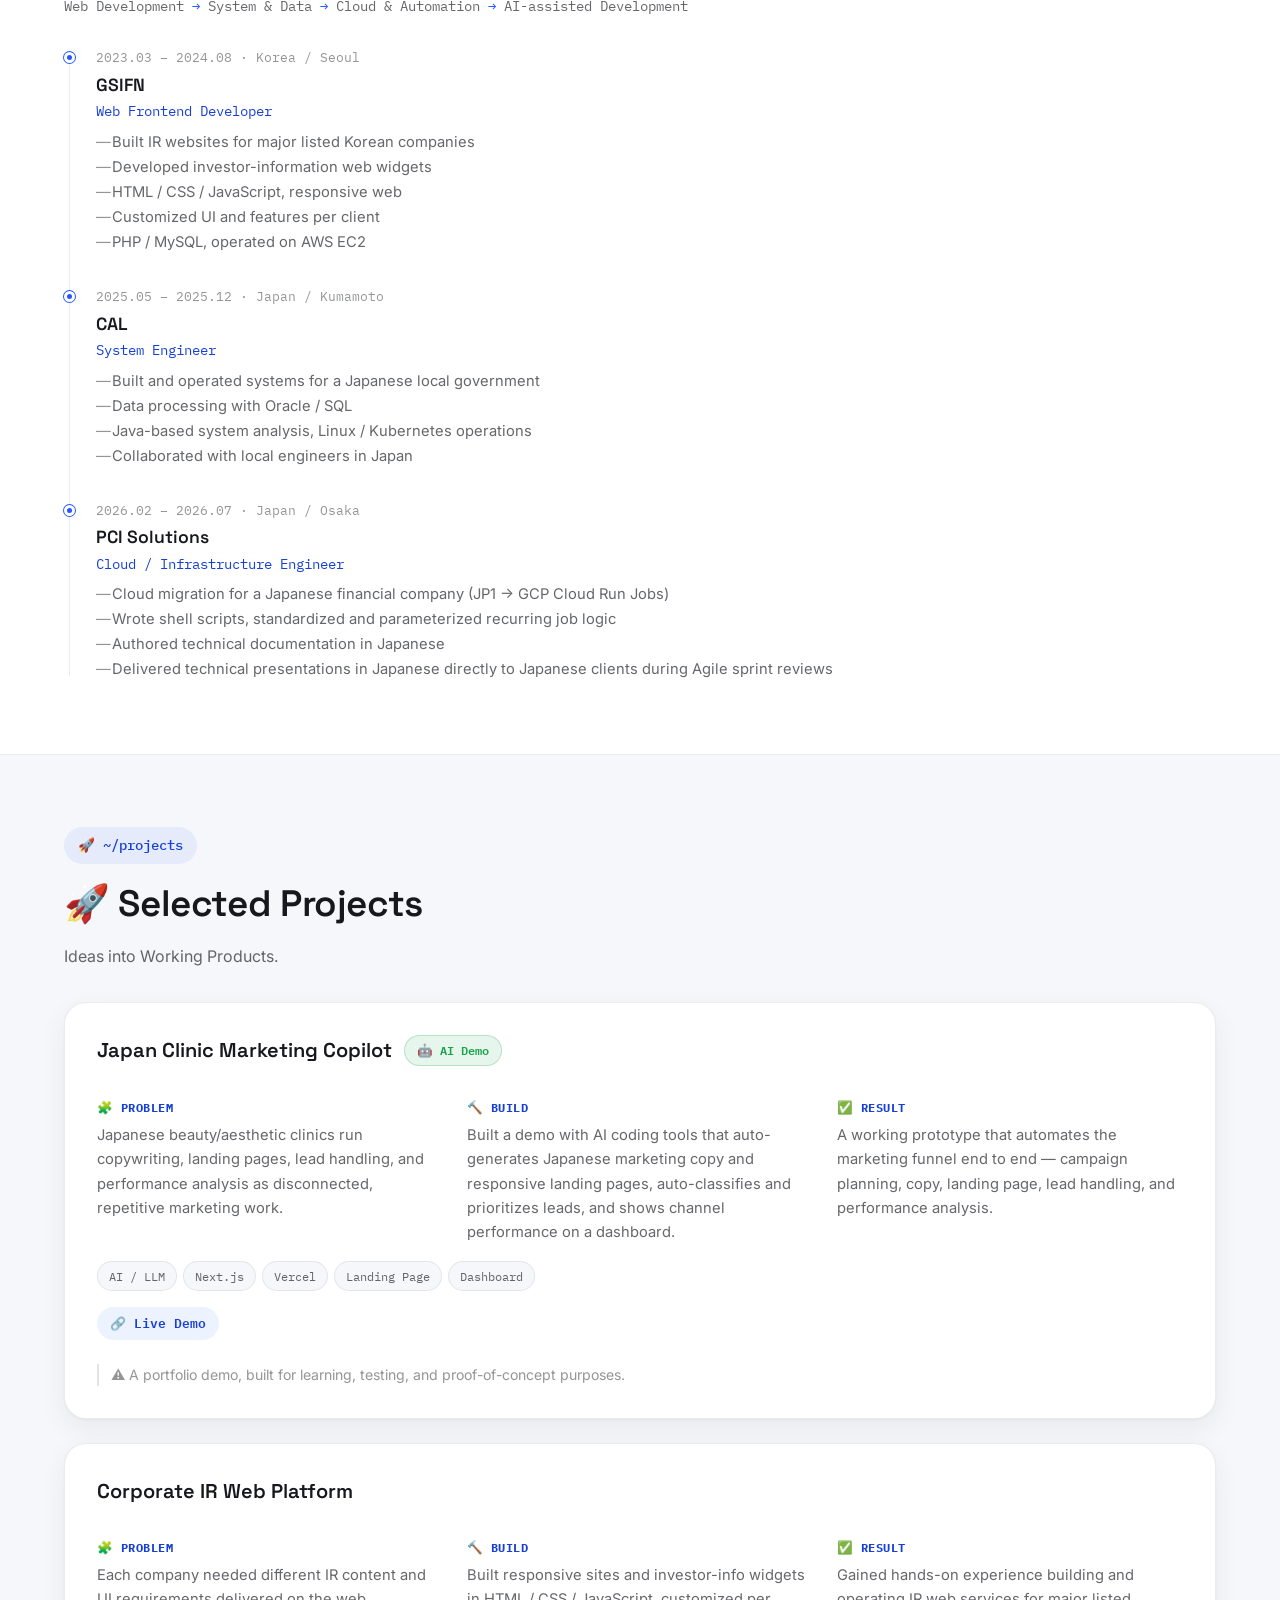
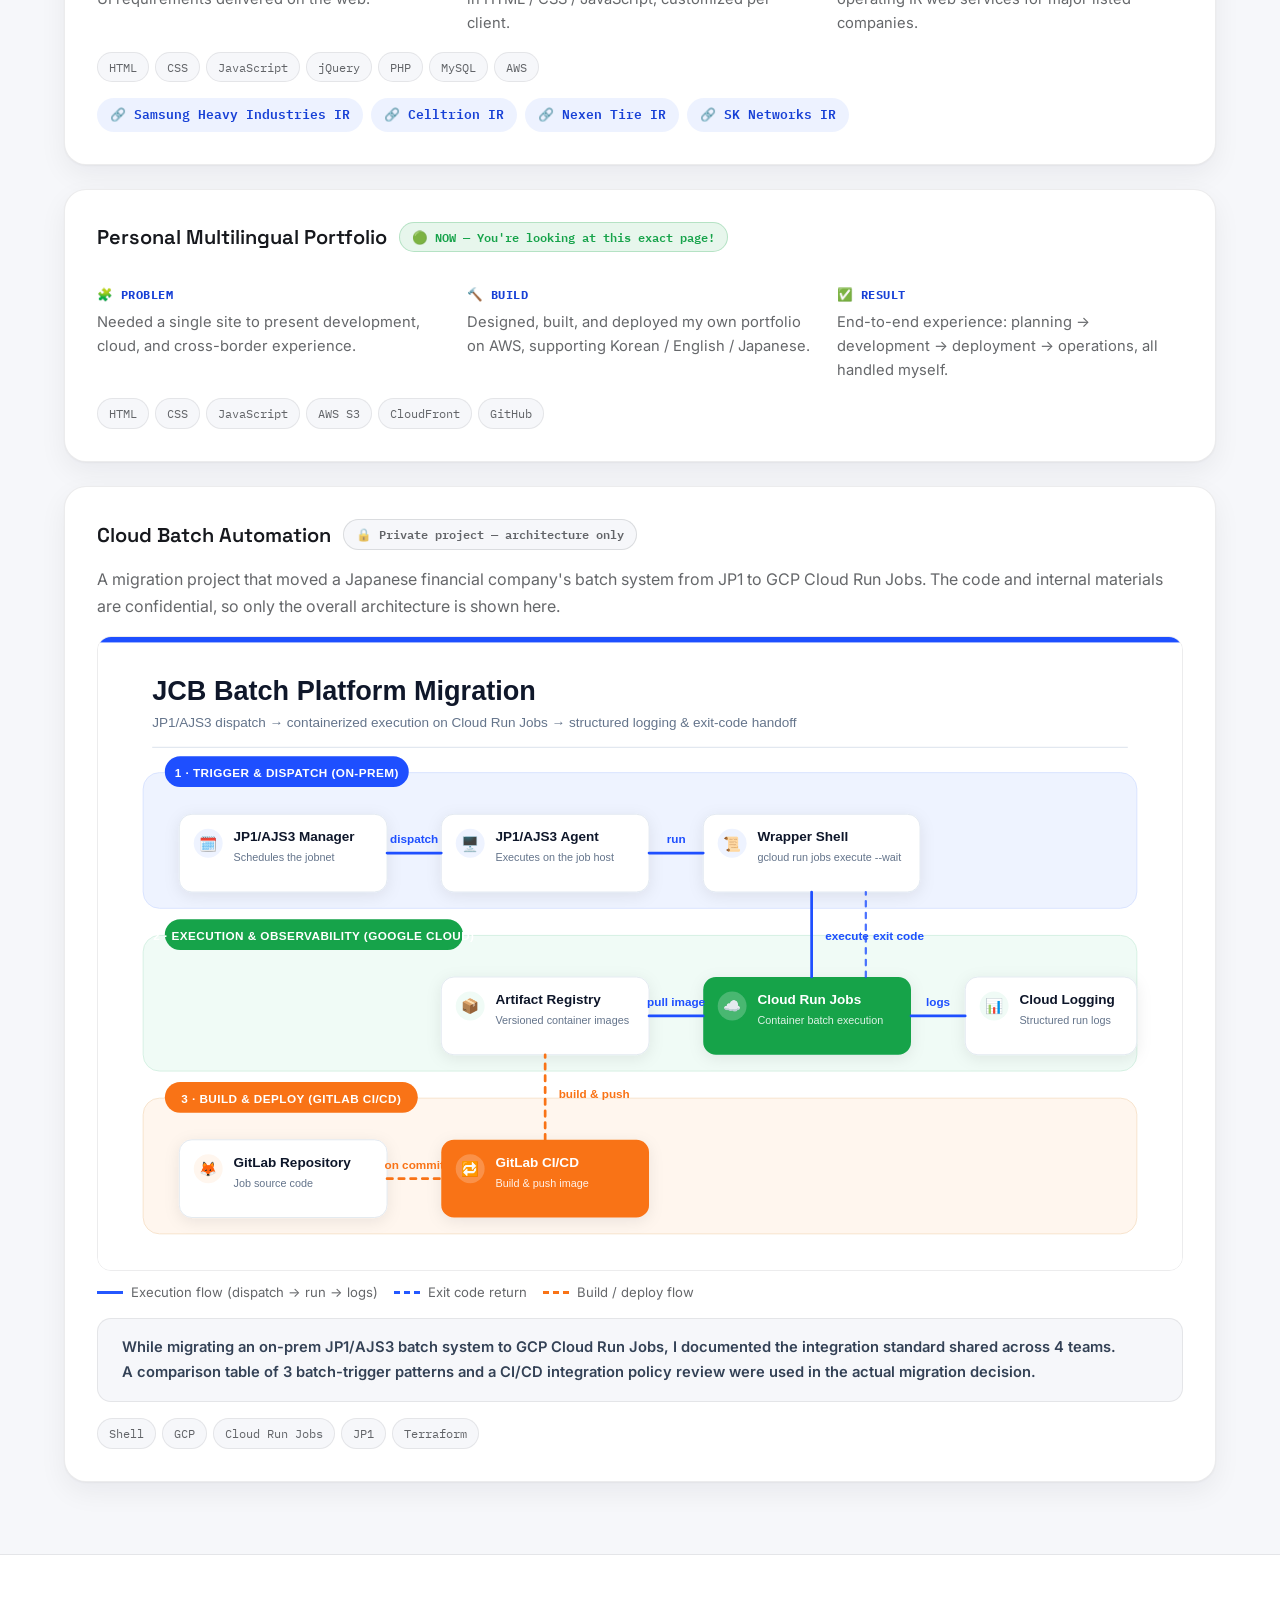
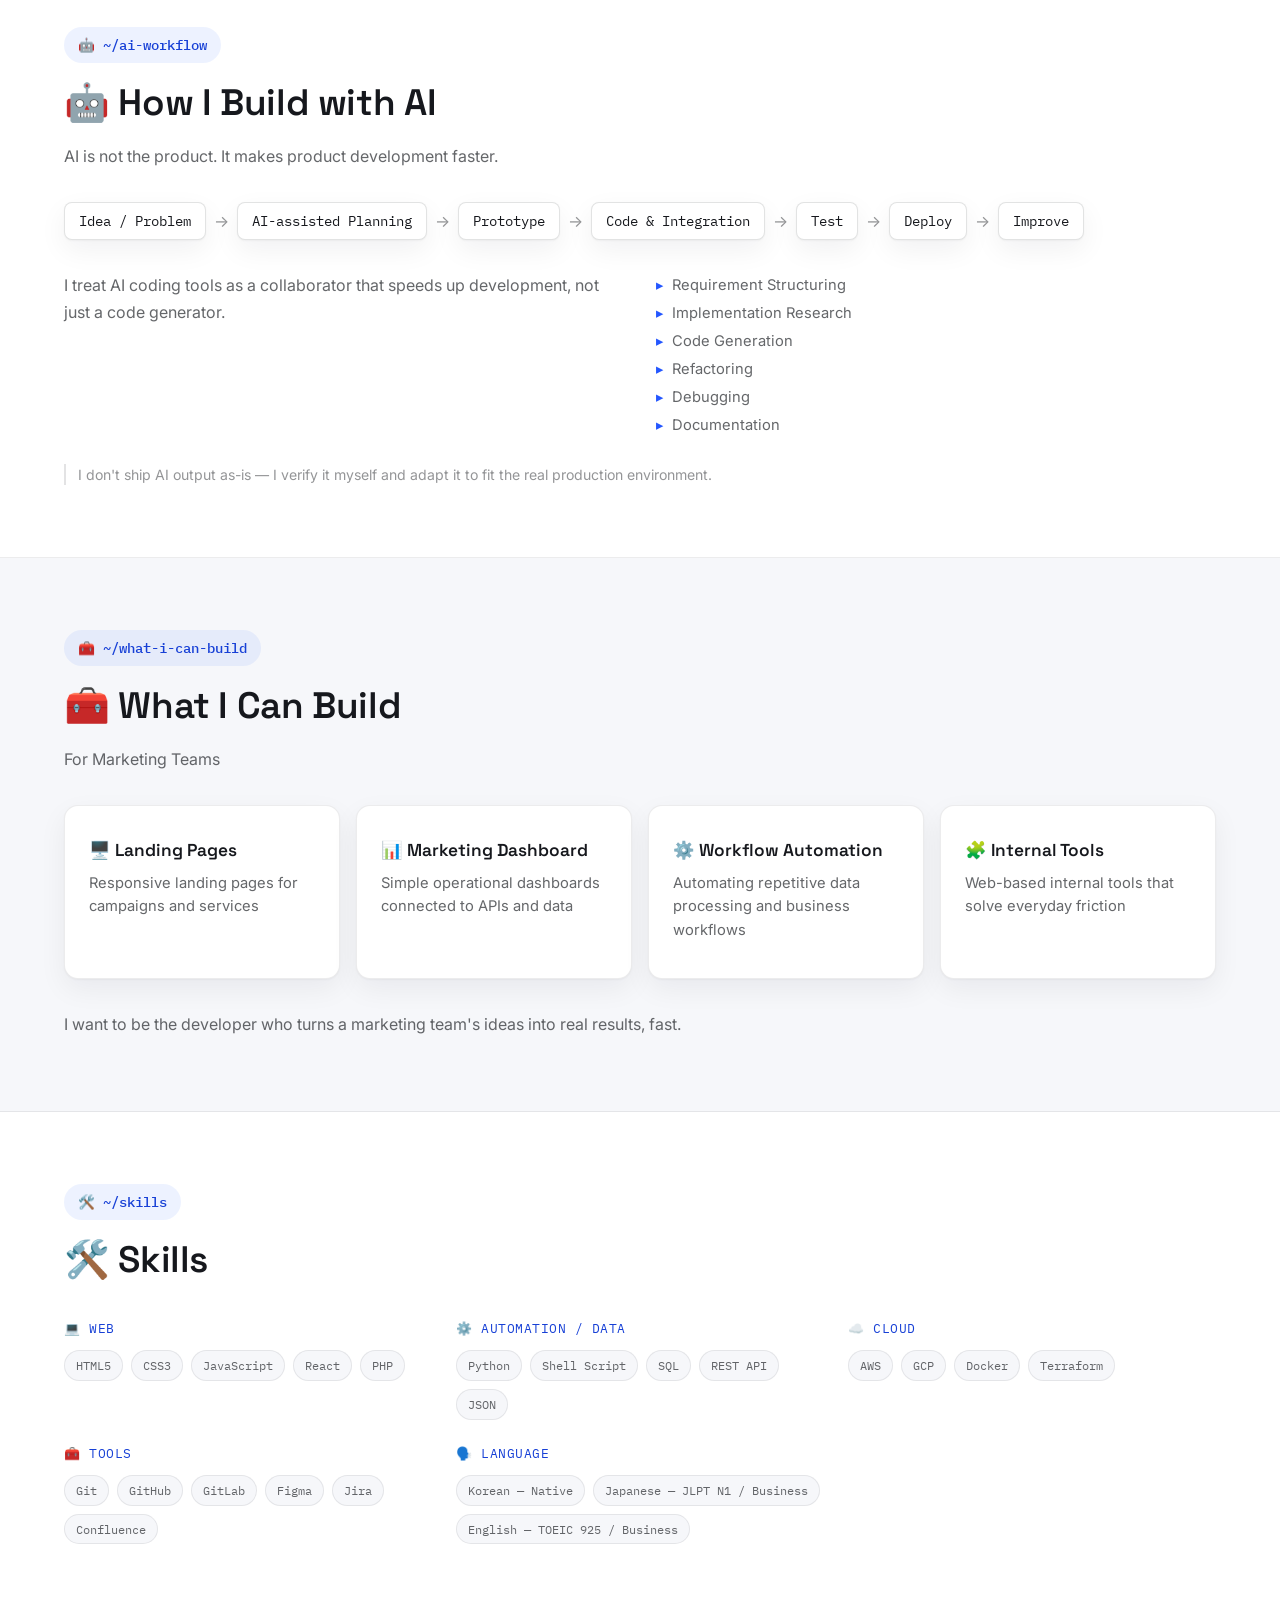
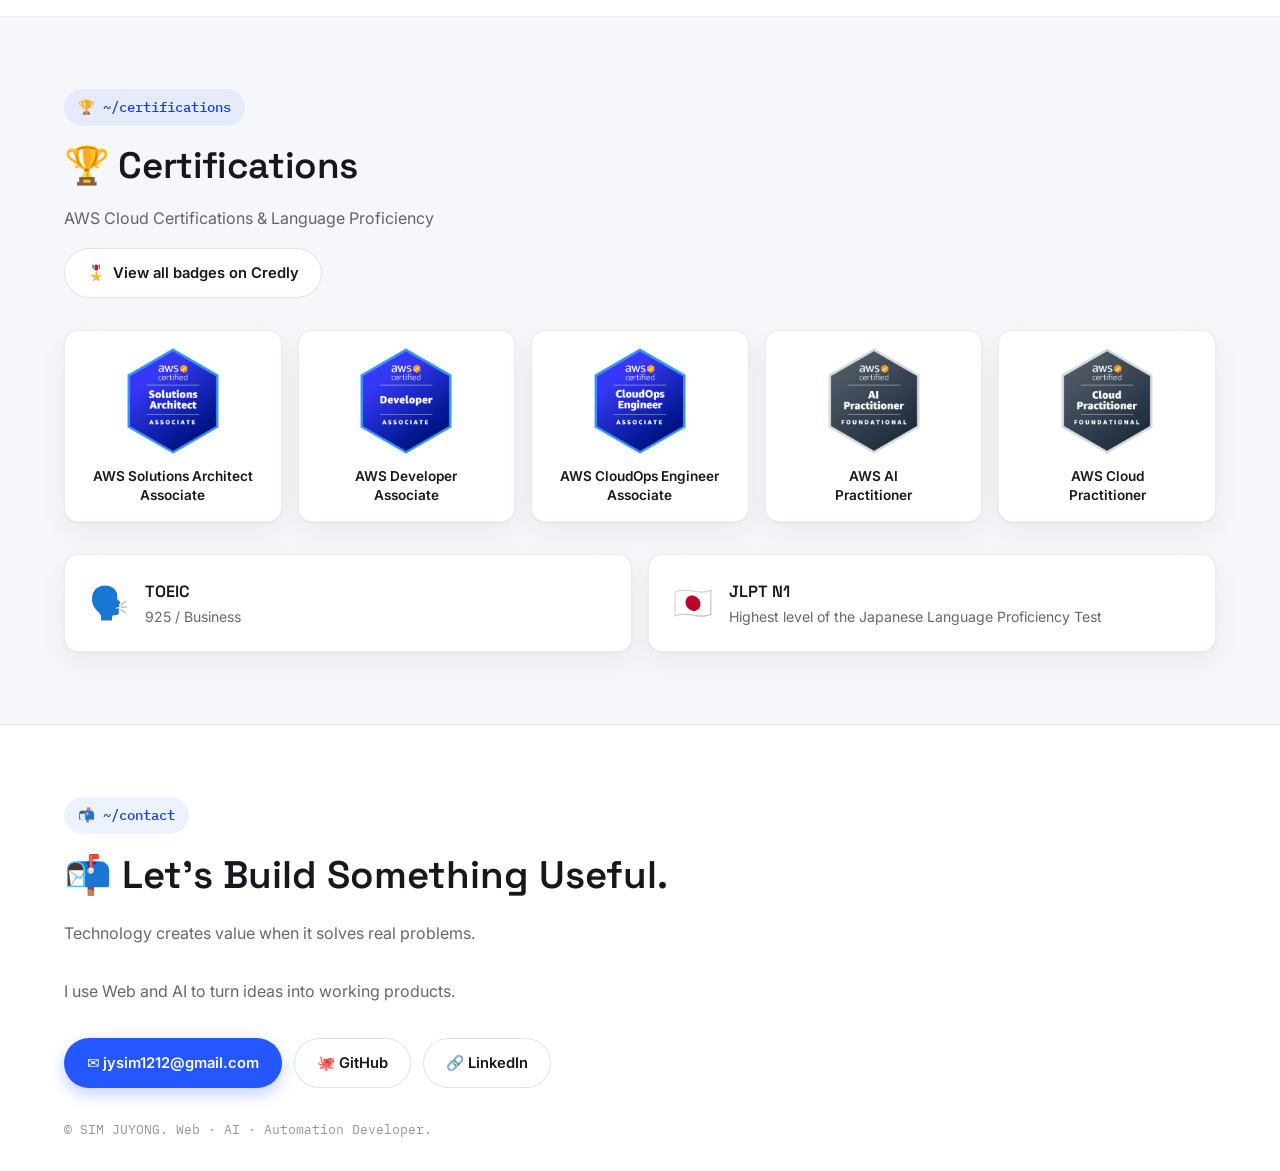
<file: thesc/index.html>
<!doctype html>
<html lang="ko">
  <head>
    <meta charset="UTF-8" />
    <meta name="viewport" content="width=device-width, initial-scale=1.0" />

    <!-- SEO -->
    <title data-i18n="site.title">SIM JUYONG | Web · AI · Automation Developer</title>
    <meta
      name="description"
      data-i18n="site.description"
      content="Web development, Japan system experience, and AI-assisted automation — a short portfolio built for THE SC COMPANY." />
    <meta name="author" content="SIM JUYONG" />
    <meta name="robots" content="noindex, nofollow" />
    <link rel="canonical" href="https://d2lp7owtd50i80.cloudfront.net/thesc/" />
    <link rel="shortcut icon" href="images/favicon.ico" type="image/x-icon" />

    <!-- OG (Open Graph Data) -->
    <meta property="og:title" data-i18n-attr="content:og.title" content="SIM JUYONG | Web · AI · Automation Developer" />
    <meta property="og:type" content="website" />
    <meta property="og:url" content="https://d2lp7owtd50i80.cloudfront.net/thesc/" />
    <meta property="og:image" content="https://d2lp7owtd50i80.cloudfront.net/thesc/images/og2.webp" />

    <!-- Fonts -->
    <link rel="preconnect" href="https://fonts.googleapis.com" />
    <link rel="preconnect" href="https://fonts.gstatic.com" crossorigin />
    <link
      href="https://fonts.googleapis.com/css2?family=Space+Grotesk:wght@500;600;700&family=IBM+Plex+Mono:wght@400;500;600&family=Inter:wght@400;500;600&display=swap"
      rel="stylesheet" />

    <link rel="stylesheet" href="style.css" />
    <script src="script.js" defer></script>
  </head>

  <body>
    <header class="header">
      <div class="max-container header__inner">
        <a class="header__logo" href="#home" aria-label="Go to home">👋 SIM JUYONG</a>

        <nav class="header__nav" aria-label="Main navigation">
          <ul class="header__menu">
            <li><a class="header__menu__item" data-i18n="nav.home" href="#home">🙋 About</a></li>
            <li><a class="header__menu__item" data-i18n="nav.why" href="#why">🧭 Why Me</a></li>
            <li><a class="header__menu__item" data-i18n="nav.experience" href="#experience">🧑‍💼 Experience</a></li>
            <li><a class="header__menu__item" data-i18n="nav.projects" href="#projects">🚀 Projects</a></li>
            <li><a class="header__menu__item" data-i18n="nav.skills" href="#skills">🛠️ Skills</a></li>
            <li><a class="header__menu__item" data-i18n="nav.certifications" href="#certifications">🏆 Certs</a></li>
            <li><a class="header__menu__item" data-i18n="nav.contact" href="#contact">📬 Contact</a></li>
          </ul>
          <div class="lang-switcher">
            <select id="langSelect" aria-label="Language">
              <option value="ko">한국어</option>
              <option value="en">EN</option>
              <option value="ja">日本語</option>
            </select>
          </div>
          <button class="header__toggle" aria-label="navigation menu toggle">☰</button>
        </nav>
      </div>
    </header>

    <main>
      <!-- Hero -->
      <section id="home" class="hero section">
        <div class="max-container">
          <div class="hero__grid">
            <div class="hero__copy">
              <span class="eyebrow" data-i18n="hero.tag">✨ WEB DEVELOPMENT · AI · AUTOMATION · JAPAN</span>
              <h1 class="hero__title" data-i18n="hero.title" data-i18n-html>
                AI로 빠르게 만들고,<br />웹과 자동화로 실제 문제를 해결합니다.
              </h1>
              <p class="hero__subtitle" data-i18n="hero.subtitle">
                웹 개발에서 시작해 일본 시스템 프로젝트와 클라우드 환경까지 경험했습니다. 이제 AI를 활용해 아이디어를 빠르게 구현하고, 반복되는 업무를 자동화하는
                개발을 지향합니다.
              </p>
              <div class="hero__cta">
                <a class="btn btn--primary" href="#projects"><span data-i18n="hero.cta.projects">View Projects</span></a>
                <a class="btn btn--ghost" href="https://github.com/moondolph" target="_blank" rel="noreferrer noopener">🐙 GitHub</a>
                <a class="btn btn--ghost" href="#contact"><span data-i18n="hero.cta.contact">Contact</span></a>
              </div>
            </div>

            <aside class="hero__panel" aria-label="Profile summary">
              <img class="hero__avatar" src="images/profile.jpg" alt="Portrait photo of SIM JUYONG" />
              <p class="hero__name">SIM JUYONG</p>
              <p class="hero__role" data-i18n="hero.role">Web · AI · Automation Developer</p>
              <div class="hero__badges">
                <span class="tag">🌏 Korean · English · Japanese</span>
                <span class="tag">🈴 JLPT N1</span>
                <span class="tag" data-i18n="hero.badge.japan">🇯🇵 Japan Work Experience</span>
              </div>
            </aside>
          </div>
        </div>
      </section>

      <!-- Why Me -->
      <section id="why" class="section section--muted">
        <div class="max-container">
          <div class="section__header">
            <span class="eyebrow">🧭 ~/why-me</span>
            <h2 class="title" data-i18n="why.title">Why Me</h2>
            <p class="description">Web × Japan × AI × Automation</p>
          </div>

          <div class="grid-4">
            <div class="card">
              <span class="card__index">01</span>
              <h3 class="card__title" data-i18n="why.web.title">Web Development</h3>
              <p class="card__desc" data-i18n="why.web.desc">개발 · 운영 · 유지보수까지, 웹 실무 전 과정을 다뤄본 개발자입니다.</p>
              <div class="card__tags">
                <span class="tag">Development</span>
                <span class="tag">Operations</span>
                <span class="tag">Maintenance</span>
              </div>
            </div>

            <div class="card">
              <span class="card__index">02</span>
              <h3 class="card__title" data-i18n="why.japan.title">Japan Work Experience</h3>
              <p class="card__desc" data-i18n="why.japan.desc">일본어 소통 + 현지 실무 경험으로, 일본 채널용 랜딩페이지 · 대시보드 · 자동화를 직접 만듭니다.</p>
              <div class="card__tags">
                <span class="tag">Japanese N1</span>
                <span class="tag">Landing Page</span>
                <span class="tag">Dashboard</span>
                <span class="tag">Automation Script</span>
              </div>
            </div>

            <div class="card">
              <span class="card__index">03</span>
              <h3 class="card__title" data-i18n="why.ai.title">AI Development</h3>
              <p class="card__desc" data-i18n="why.ai.desc">AI를 학습에 그치지 않고, 실제 개발에 적극 적용하고 있습니다.</p>
              <div class="card__tags">
                <span class="tag">Prototyping</span>
                <span class="tag">Refactoring</span>
                <span class="tag">Documentation</span>
              </div>
            </div>

            <div class="card">
              <span class="card__index">04</span>
              <h3 class="card__title" data-i18n="why.automation.title">Automation</h3>
              <p class="card__desc" data-i18n="why.automation.desc">Python · Shell 스크립트와 배치 설계 경험으로 반복 업무를 자동화합니다.</p>
              <div class="card__tags">
                <span class="tag">Python</span>
                <span class="tag">Shell Script</span>
                <span class="tag">Batch Design</span>
              </div>
            </div>
          </div>
        </div>
      </section>

      <!-- Experience -->
      <section id="experience" class="section">
        <div class="max-container">
          <div class="section__header">
            <span class="eyebrow">🧑‍💼 ~/experience</span>
            <h2 class="title" data-i18n="experience.title">Experience</h2>
          </div>

          <div class="flow-strip">
            <span data-i18n="experience.flow.1">Web Development</span><span>→</span>
            <span data-i18n="experience.flow.2">System &amp; Data</span><span>→</span>
            <span data-i18n="experience.flow.3">Cloud &amp; Automation</span><span>→</span>
            <span data-i18n="experience.flow.4">AI-assisted Development</span>
          </div>

          <div class="timeline">
            <div class="timeline__item">
              <span class="timeline__marker"></span>
              <div class="timeline__content">
                <div class="timeline__meta">2023.03 – 2024.08 · Korea / Seoul</div>
                <h3>GSIFN</h3>
                <p class="timeline__role" data-i18n="exp.gsifn.role">Web Frontend Developer</p>
                <ul>
                  <li data-i18n="exp.gsifn.b1">국내 주요 상장기업 IR 웹사이트 개발</li>
                  <li data-i18n="exp.gsifn.b2">투자정보 Web Widget 개발</li>
                  <li data-i18n="exp.gsifn.b3">HTML / CSS / JavaScript, Responsive Web</li>
                  <li data-i18n="exp.gsifn.b4">고객사별 UI 및 기능 Customizing</li>
                  <li data-i18n="exp.gsifn.b5">PHP / MySQL, AWS EC2 기반 운영</li>
                </ul>
              </div>
            </div>

            <div class="timeline__item">
              <span class="timeline__marker"></span>
              <div class="timeline__content">
                <div class="timeline__meta">2025.05 – 2025.12 · Japan / Kumamoto</div>
                <h3>CAL</h3>
                <p class="timeline__role" data-i18n="exp.cal.role">System Engineer</p>
                <ul>
                  <li data-i18n="exp.cal.b1">일본 지자체 시스템 구축·운영</li>
                  <li data-i18n="exp.cal.b2">Oracle / SQL 기반 데이터 처리</li>
                  <li data-i18n="exp.cal.b3">Java 기반 시스템 분석, Linux / Kubernetes 환경 운영</li>
                  <li data-i18n="exp.cal.b4">일본 현지 엔지니어와 협업</li>
                </ul>
              </div>
            </div>

            <div class="timeline__item">
              <span class="timeline__marker"></span>
              <div class="timeline__content">
                <div class="timeline__meta">2026.02 – 2026.07 · Japan / Osaka</div>
                <h3>PCI Solutions</h3>
                <p class="timeline__role" data-i18n="exp.pci.role">Cloud / Infrastructure Engineer</p>
                <ul>
                  <li data-i18n="exp.pci.b1">일본 금융권 Cloud Migration (JP1 → GCP Cloud Run Jobs)</li>
                  <li data-i18n="exp.pci.b2">Shell Script 작성, 반복 실행 로직 공통화 / Parameterization</li>
                  <li data-i18n="exp.pci.b3">일본어 기술 문서 작성</li>
                  <li data-i18n="exp.pci.b4">애자일 스프린트 리뷰에서 일본 고객 대상으로 일본어 기술 프레젠테이션 직접 진행</li>
                </ul>
              </div>
            </div>
          </div>
        </div>
      </section>

      <!-- Projects -->
      <section id="projects" class="section section--muted">
        <div class="max-container">
          <div class="section__header">
            <span class="eyebrow">🚀 ~/projects</span>
            <h2 class="title" data-i18n="projects.title">Selected Projects</h2>
            <p class="description" data-i18n="projects.subtitle">Ideas into Working Products.</p>
          </div>

          <div class="projects">
            <article class="project">
              <div class="project__title-row">
                <h3 class="project__title" data-i18n="p0.title">Japan Clinic Marketing Copilot</h3>
                <span class="now-badge" data-i18n="p0.badge">🤖 AI Demo</span>
              </div>
              <div class="project__body">
                <div class="project__block">
                  <h4>🧩 Problem</h4>
                  <p data-i18n="p0.problem">일본 미용·뷰티 클리닉은 카피 작성, 랜딩페이지 제작, 리드 관리, 성과 분석이 따로 돌아가 마케팅팀의 반복 업무가 많음.</p>
                </div>
                <div class="project__block">
                  <h4>🔨 Build</h4>
                  <p data-i18n="p0.build">AI로 일본어 마케팅 카피와 반응형 랜딩페이지를 자동 생성하고, 리드를 자동 분류·우선순위화하며, 채널별 성과를 대시보드로 보여주는 데모를 AI 코딩 툴로 직접 설계·구현.</p>
                </div>
                <div class="project__block">
                  <h4>✅ Result</h4>
                  <p data-i18n="p0.result">캠페인 기획부터 카피 · 랜딩페이지 · 리드 관리 · 성과 분석까지, 마케팅 퍼널 전체를 자동화하는 프로토타입 완성.</p>
                </div>
              </div>
              <div class="project__tags">
                <span class="tag">AI / LLM</span><span class="tag">Next.js</span><span class="tag">Vercel</span>
                <span class="tag">Landing Page</span><span class="tag">Dashboard</span>
              </div>
              <div class="live-links">
                <a class="live-link" href="https://japan-clinic-marketing-copilot-eosin.vercel.app/" target="_blank" rel="noreferrer noopener">🔗 Live Demo</a>
              </div>
              <p class="ai-note" data-i18n="p0.note">
                ⚠️ 포트폴리오용 데모이며, 테스트, 검증, 시연용입니다.
              </p>
            </article>

            <article class="project">
              <h3 class="project__title" data-i18n="p1.title">Corporate IR Web Platform</h3>
              <div class="project__body">
                <div class="project__block">
                  <h4>🧩 Problem</h4>
                  <p data-i18n="p1.problem">기업마다 서로 다른 IR 정보와 UI 요구사항을 웹에서 제공해야 함.</p>
                </div>
                <div class="project__block">
                  <h4>🔨 Build</h4>
                  <p data-i18n="p1.build">HTML / CSS / JavaScript 기반 반응형 웹 및 투자정보 Widget 개발. 고객사별 요구사항에 맞게 UI와 기능 Customizing.</p>
                </div>
                <div class="project__block">
                  <h4>✅ Result</h4>
                  <p data-i18n="p1.result">국내 주요 상장기업의 IR Web Service 개발 및 운영 경험 확보.</p>
                </div>
              </div>
              <div class="project__tags">
                <span class="tag">HTML</span><span class="tag">CSS</span><span class="tag">JavaScript</span>
                <span class="tag">jQuery</span><span class="tag">PHP</span><span class="tag">MySQL</span><span class="tag">AWS</span>
              </div>
              <div class="live-links">
                <a class="live-link" href="https://www.samsungshi.com/Ko/Ir_stock.aspx#pageTop" target="_blank" rel="noreferrer noopener">🔗 Samsung Heavy Industries IR</a>
                <a class="live-link" href="https://www.celltrion.com/ko-kr/investment/stock-info" target="_blank" rel="noreferrer noopener">🔗 Celltrion IR</a>
                <a class="live-link" href="https://www.nexentire.com/kr/investment/stock/price/" target="_blank" rel="noreferrer noopener">🔗 Nexen Tire IR</a>
                <a class="live-link" href="https://www.sknetworks.co.kr/ir/stock/stock-price-information" target="_blank" rel="noreferrer noopener">🔗 SK Networks IR</a>
              </div>
            </article>

            <article class="project">
              <div class="project__title-row">
                <h3 class="project__title" data-i18n="p2.title">Personal Multilingual Portfolio</h3>
                <span class="now-badge" data-i18n="p2.now">🟢 NOW — You're looking at it!</span>
              </div>
              <div class="project__body">
                <div class="project__block">
                  <h4>🧩 Problem</h4>
                  <p data-i18n="p2.problem">개발·클라우드·글로벌 경험을 하나의 웹사이트에서 보여줄 필요.</p>
                </div>
                <div class="project__block">
                  <h4>🔨 Build</h4>
                  <p data-i18n="p2.build">직접 설계 및 개발하고 AWS에 배포한 개인 포트폴리오. 한국어 / 영어 / 일본어 지원.</p>
                </div>
                <div class="project__block">
                  <h4>✅ Result</h4>
                  <p data-i18n="p2.result">기획 → 개발 → 배포 → 운영까지 직접 수행하는 End-to-End 개발 경험.</p>
                </div>
              </div>
              <div class="project__tags">
                <span class="tag">HTML</span><span class="tag">CSS</span><span class="tag">JavaScript</span>
                <span class="tag">AWS S3</span><span class="tag">CloudFront</span><span class="tag">GitHub</span>
              </div>
            </article>

            <article class="project">
              <div class="project__title-row">
                <h3 class="project__title" data-i18n="p3.title">Cloud Batch Automation</h3>
                <span class="private-badge" data-i18n="p3.private">🔒 Private project — architecture only</span>
              </div>
              <p class="description" data-i18n="p3.summary" style="margin-bottom: var(--space-4)">
                일본 금융권 배치 시스템을 JP1에서 GCP Cloud Run Jobs로 전환한 프로젝트입니다. 상세 코드와 내부 자료는 공개할 수 없어, 전체 아키텍처만 소개합니다.
              </p>
              <img class="project__architecture" src="images/architectures/cloud-run-batch.svg" alt="JCB batch platform migration architecture: JP1/AJS3 to Cloud Run Jobs" loading="lazy" />
              <div class="arch-legend">
                <span class="arch-legend__item"><i class="arch-legend__swatch arch-legend__swatch--solid-blue"></i><span data-i18n="p3.legend.exec">Execution flow (dispatch → run → logs)</span></span>
                <span class="arch-legend__item"><i class="arch-legend__swatch arch-legend__swatch--dashed-blue"></i><span data-i18n="p3.legend.exit">Exit code return</span></span>
                <span class="arch-legend__item"><i class="arch-legend__swatch arch-legend__swatch--dashed-orange"></i><span data-i18n="p3.legend.build">Build / deploy flow</span></span>
              </div>
              <p class="arch-insight" data-i18n="p3.insight" data-i18n-html>
                온프레미스 JP1/AJS3 배치를 GCP Cloud Run Jobs로 전환하며, 4개 팀이 공유할 연계 기준을 문서로 정리했습니다.<br />배치 기동 패턴 3종 비교표와 CI/CD 연계 방침 검토서가 실제 전환 결정에 쓰였습니다.
              </p>
              <div class="project__tags">
                <span class="tag">Shell</span><span class="tag">GCP</span><span class="tag">Cloud Run Jobs</span>
                <span class="tag">JP1</span><span class="tag">Terraform</span>
              </div>
            </article>
          </div>
        </div>
      </section>

      <!-- AI Workflow -->
      <section id="ai-workflow" class="section">
        <div class="max-container">
          <div class="section__header">
            <span class="eyebrow">🤖 ~/ai-workflow</span>
            <h2 class="title" data-i18n="ai.title">How I Build with AI</h2>
            <p class="description" data-i18n="ai.subtitle">AI is not the product. It makes product development faster.</p>
          </div>

          <div class="flow-diagram">
            <span class="flow-step" data-i18n="ai.flow.1">Idea / Problem</span><span class="flow-arrow">→</span>
            <span class="flow-step" data-i18n="ai.flow.2">AI-assisted Planning</span><span class="flow-arrow">→</span>
            <span class="flow-step" data-i18n="ai.flow.3">Prototype</span><span class="flow-arrow">→</span>
            <span class="flow-step" data-i18n="ai.flow.4">Code &amp; Integration</span><span class="flow-arrow">→</span>
            <span class="flow-step" data-i18n="ai.flow.5">Test</span><span class="flow-arrow">→</span>
            <span class="flow-step" data-i18n="ai.flow.6">Deploy</span><span class="flow-arrow">→</span>
            <span class="flow-step" data-i18n="ai.flow.7">Improve</span>
          </div>

          <div class="ai-columns">
            <p class="description" data-i18n="ai.desc">
              AI Coding Tool을 단순 코드 생성기가 아니라 개발 속도를 높이는 협업 도구로 활용합니다.
            </p>
            <ul>
              <li data-i18n="ai.item.1">Requirement Structuring</li>
              <li data-i18n="ai.item.2">Implementation Research</li>
              <li data-i18n="ai.item.3">Code Generation</li>
              <li data-i18n="ai.item.4">Refactoring</li>
              <li data-i18n="ai.item.5">Debugging</li>
              <li data-i18n="ai.item.6">Documentation</li>
            </ul>
          </div>

          <p class="ai-note" data-i18n="ai.note">
            AI가 생성한 결과를 그대로 사용하는 것이 아니라, 직접 검증하고 실제 서비스 환경에 맞게 수정합니다.
          </p>
        </div>
      </section>

      <!-- What I Can Build -->
      <section id="build" class="section section--muted">
        <div class="max-container">
          <div class="section__header">
            <span class="eyebrow">🧰 ~/what-i-can-build</span>
            <h2 class="title" data-i18n="build.title">What I Can Build</h2>
            <p class="description" data-i18n="build.subtitle">For Marketing Teams</p>
          </div>

          <div class="grid-4">
            <div class="card">
              <h3 class="card__title" data-i18n="build.landing.title">Landing Pages</h3>
              <p class="card__desc" data-i18n="build.landing.desc">캠페인 / 서비스용 반응형 랜딩페이지</p>
            </div>
            <div class="card">
              <h3 class="card__title" data-i18n="build.dashboard.title">Marketing Dashboard</h3>
              <p class="card__desc" data-i18n="build.dashboard.desc">API와 데이터를 연결한 간단한 운영 Dashboard</p>
            </div>
            <div class="card">
              <h3 class="card__title" data-i18n="build.automation.title">Workflow Automation</h3>
              <p class="card__desc" data-i18n="build.automation.desc">반복적인 데이터 처리와 업무 프로세스 자동화</p>
            </div>
            <div class="card">
              <h3 class="card__title" data-i18n="build.tools.title">Internal Tools</h3>
              <p class="card__desc" data-i18n="build.tools.desc">현업의 작은 불편을 해결하는 Web-based Internal Tool</p>
            </div>
          </div>

          <p class="description" style="margin-top: var(--space-6)" data-i18n="build.closing">
            마케팅팀의 아이디어를 빠르게 실제 결과물로 만드는 개발자가 되고 싶습니다.
          </p>
        </div>
      </section>

      <!-- Skills -->
      <section id="skills" class="section">
        <div class="max-container">
          <div class="section__header">
            <span class="eyebrow">🛠️ ~/skills</span>
            <h2 class="title" data-i18n="skills.title">Skills</h2>
          </div>

          <div class="skill-groups">
            <div class="skill-group">
              <div class="skill-group__title">💻 WEB</div>
              <div class="card__tags">
                <span class="tag">HTML5</span><span class="tag">CSS3</span><span class="tag">JavaScript</span>
                <span class="tag">React</span><span class="tag">PHP</span>
              </div>
            </div>
            <div class="skill-group">
              <div class="skill-group__title" data-i18n="skills.group.automation">AUTOMATION / DATA</div>
              <div class="card__tags">
                <span class="tag">Python</span><span class="tag">Shell Script</span><span class="tag">SQL</span>
                <span class="tag">REST API</span><span class="tag">JSON</span>
              </div>
            </div>
            <div class="skill-group">
              <div class="skill-group__title">☁️ CLOUD</div>
              <div class="card__tags">
                <span class="tag">AWS</span><span class="tag">GCP</span><span class="tag">Docker</span><span class="tag">Terraform</span>
              </div>
            </div>
            <div class="skill-group">
              <div class="skill-group__title">🧰 TOOLS</div>
              <div class="card__tags">
                <span class="tag">Git</span><span class="tag">GitHub</span><span class="tag">GitLab</span>
                <span class="tag">Figma</span><span class="tag">Jira</span><span class="tag">Confluence</span>
              </div>
            </div>
            <div class="skill-group">
              <div class="skill-group__title" data-i18n="skills.group.language">LANGUAGE</div>
              <div class="card__tags">
                <span class="tag" data-i18n="skills.lang.ko">Korean — Native</span>
                <span class="tag" data-i18n="skills.lang.ja">Japanese — JLPT N1 / Business</span>
                <span class="tag" data-i18n="skills.lang.en">English — TOEIC 925 / Business</span>
              </div>
            </div>
          </div>
        </div>
      </section>

      <!-- Certifications -->
      <section id="certifications" class="section section--muted">
        <div class="max-container">
          <div class="section__header">
            <span class="eyebrow">🏆 ~/certifications</span>
            <h2 class="title" data-i18n="cert.title">🏆 Certifications</h2>
            <p class="description" data-i18n="cert.subtitle">AWS Cloud Certifications &amp; Language Proficiency</p>
            <a class="btn btn--ghost" style="margin-top: var(--space-4)" href="https://www.credly.com/users/juyong-sim-profile/badges/credly" target="_blank" rel="noreferrer noopener">
              🎖️ <span data-i18n="cert.credly">View all badges on Credly</span>
            </a>
          </div>

          <div class="cert-grid">
            <div class="cert-card">
              <img class="cert-card__badge" src="images/badges/solutions-architect-associate.png" alt="AWS Certified Solutions Architect - Associate" loading="lazy" />
              <p class="cert-card__name">AWS Solutions Architect<br />Associate</p>
            </div>
            <div class="cert-card">
              <img class="cert-card__badge" src="images/badges/developer-associate.png" alt="AWS Certified Developer - Associate" loading="lazy" />
              <p class="cert-card__name">AWS Developer<br />Associate</p>
            </div>
            <div class="cert-card">
              <img class="cert-card__badge" src="images/badges/sysops-associate.png" alt="AWS Certified CloudOps Engineer - Associate" loading="lazy" />
              <p class="cert-card__name">AWS CloudOps Engineer<br />Associate</p>
            </div>
            <div class="cert-card">
              <img class="cert-card__badge" src="images/badges/ai-practitioner.png" alt="AWS Certified AI Practitioner" loading="lazy" />
              <p class="cert-card__name">AWS AI<br />Practitioner</p>
            </div>
            <div class="cert-card">
              <img class="cert-card__badge" src="images/badges/cloud-practitioner.png" alt="AWS Certified Cloud Practitioner" loading="lazy" />
              <p class="cert-card__name">AWS Cloud<br />Practitioner</p>
            </div>
          </div>

          <div class="lang-cert-row">
            <div class="lang-cert-card">
              <span class="lang-cert-card__emoji">🗣️</span>
              <div>
                <p class="lang-cert-card__name" data-i18n="cert.toeic.name">TOEIC</p>
                <p class="lang-cert-card__score" data-i18n="cert.toeic.score">925 / Business</p>
              </div>
            </div>
            <div class="lang-cert-card">
              <span class="lang-cert-card__emoji">🇯🇵</span>
              <div>
                <p class="lang-cert-card__name" data-i18n="cert.jlpt.name">JLPT N1</p>
                <p class="lang-cert-card__score" data-i18n="cert.jlpt.score">Highest level of the Japanese Language Proficiency Test</p>
              </div>
            </div>
          </div>
        </div>
      </section>
    </main>

    <footer id="contact" class="section contact-section">
      <div class="max-container">
        <span class="eyebrow">📬 ~/contact</span>
        <h2 class="cta__title" data-i18n="contact.title">Let's Build Something Useful.</h2>
        <p class="cta__subtitle" data-i18n="contact.body" data-i18n-html>
          기술의 가치는 실제 문제를 해결할 때 만들어진다고 생각합니다.<br /><br />웹과 AI를 활용해 아이디어를 실제 결과물로 만들겠습니다.
        </p>
        <div class="cta__actions">
          <a class="btn btn--primary" href="mailto:jysim1212@gmail.com">✉️ jysim1212@gmail.com</a>
          <a class="btn btn--ghost" href="https://github.com/moondolph" target="_blank" rel="noreferrer noopener">🐙 GitHub</a>
          <a class="btn btn--ghost" href="https://www.linkedin.com/in/juyong-sim-profile/" target="_blank" rel="noreferrer noopener">🔗 LinkedIn</a>
        </div>
        <p class="footer-copy">© SIM JUYONG. Web · AI · Automation Developer.</p>
      </div>
    </footer>

    <a class="arrow-up" id="arrowUp" href="#home" title="back to top">↑</a>
  </body>
</html>
</file>
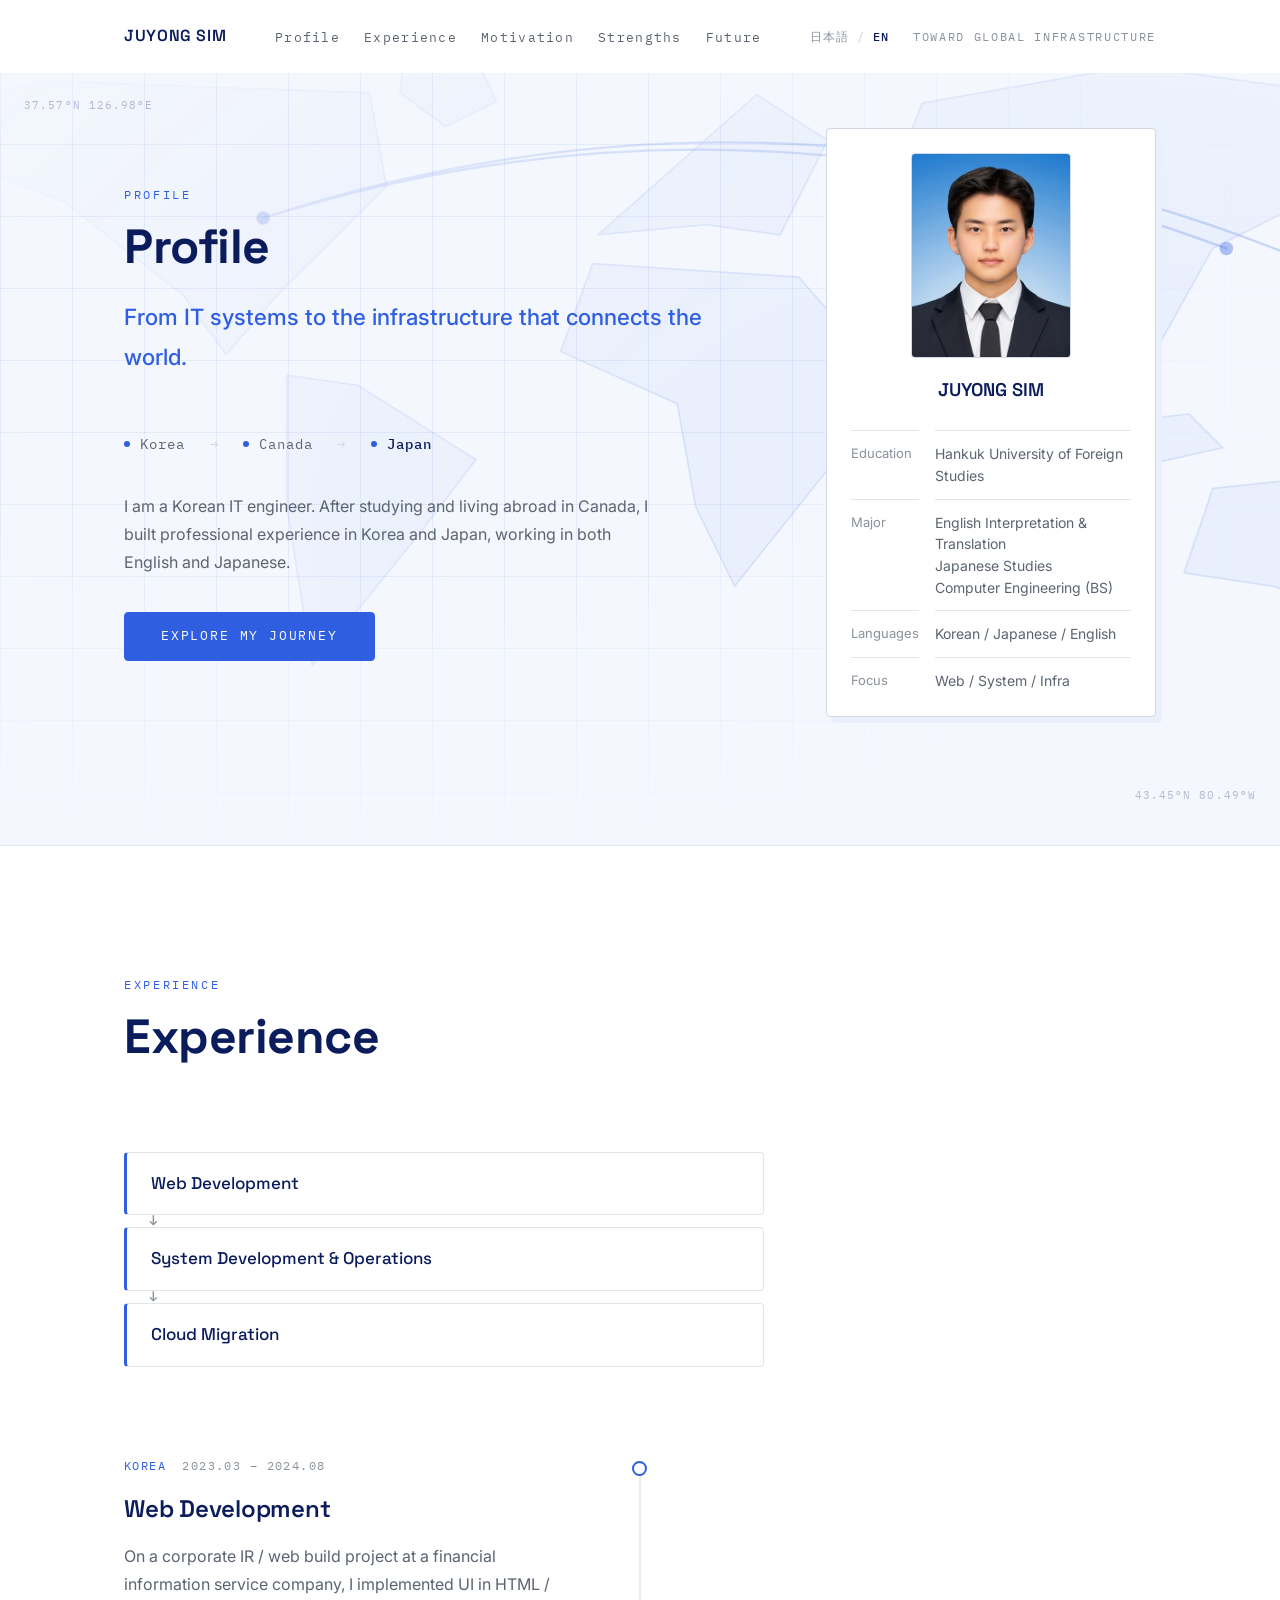
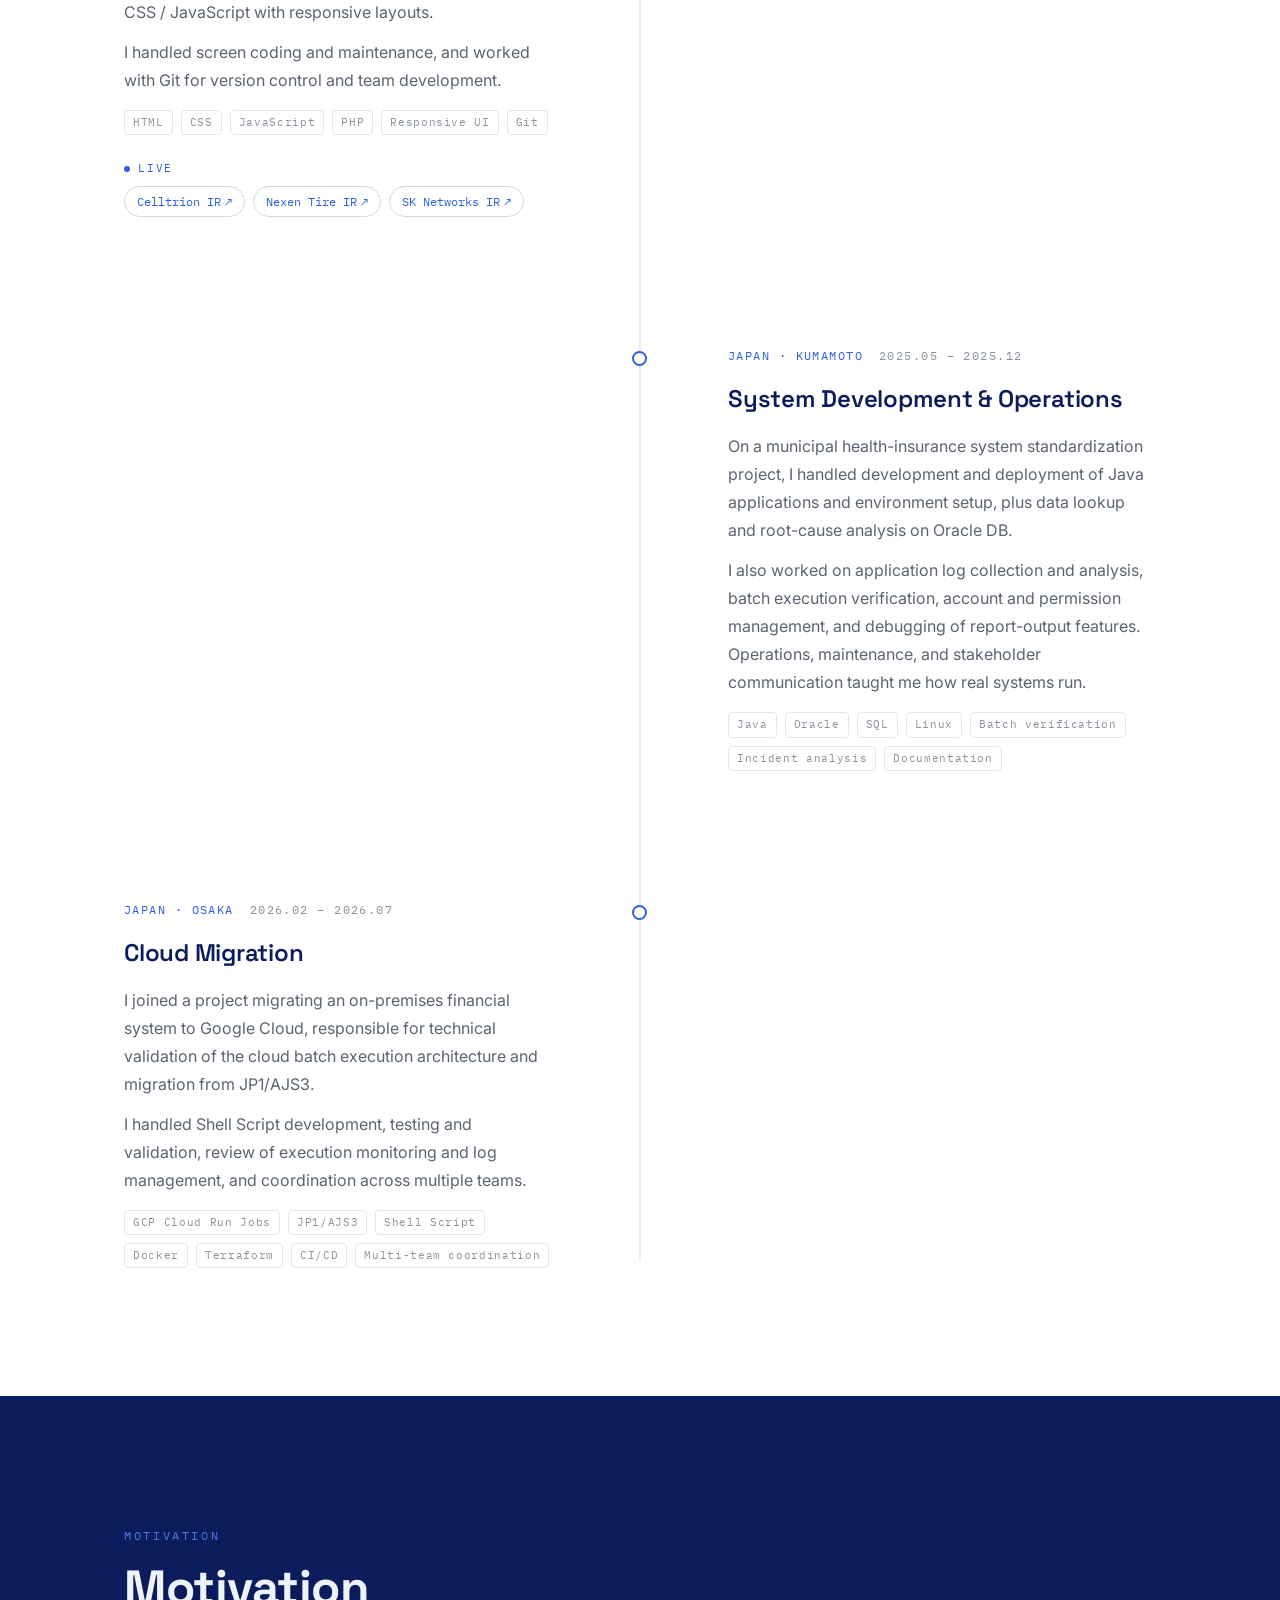
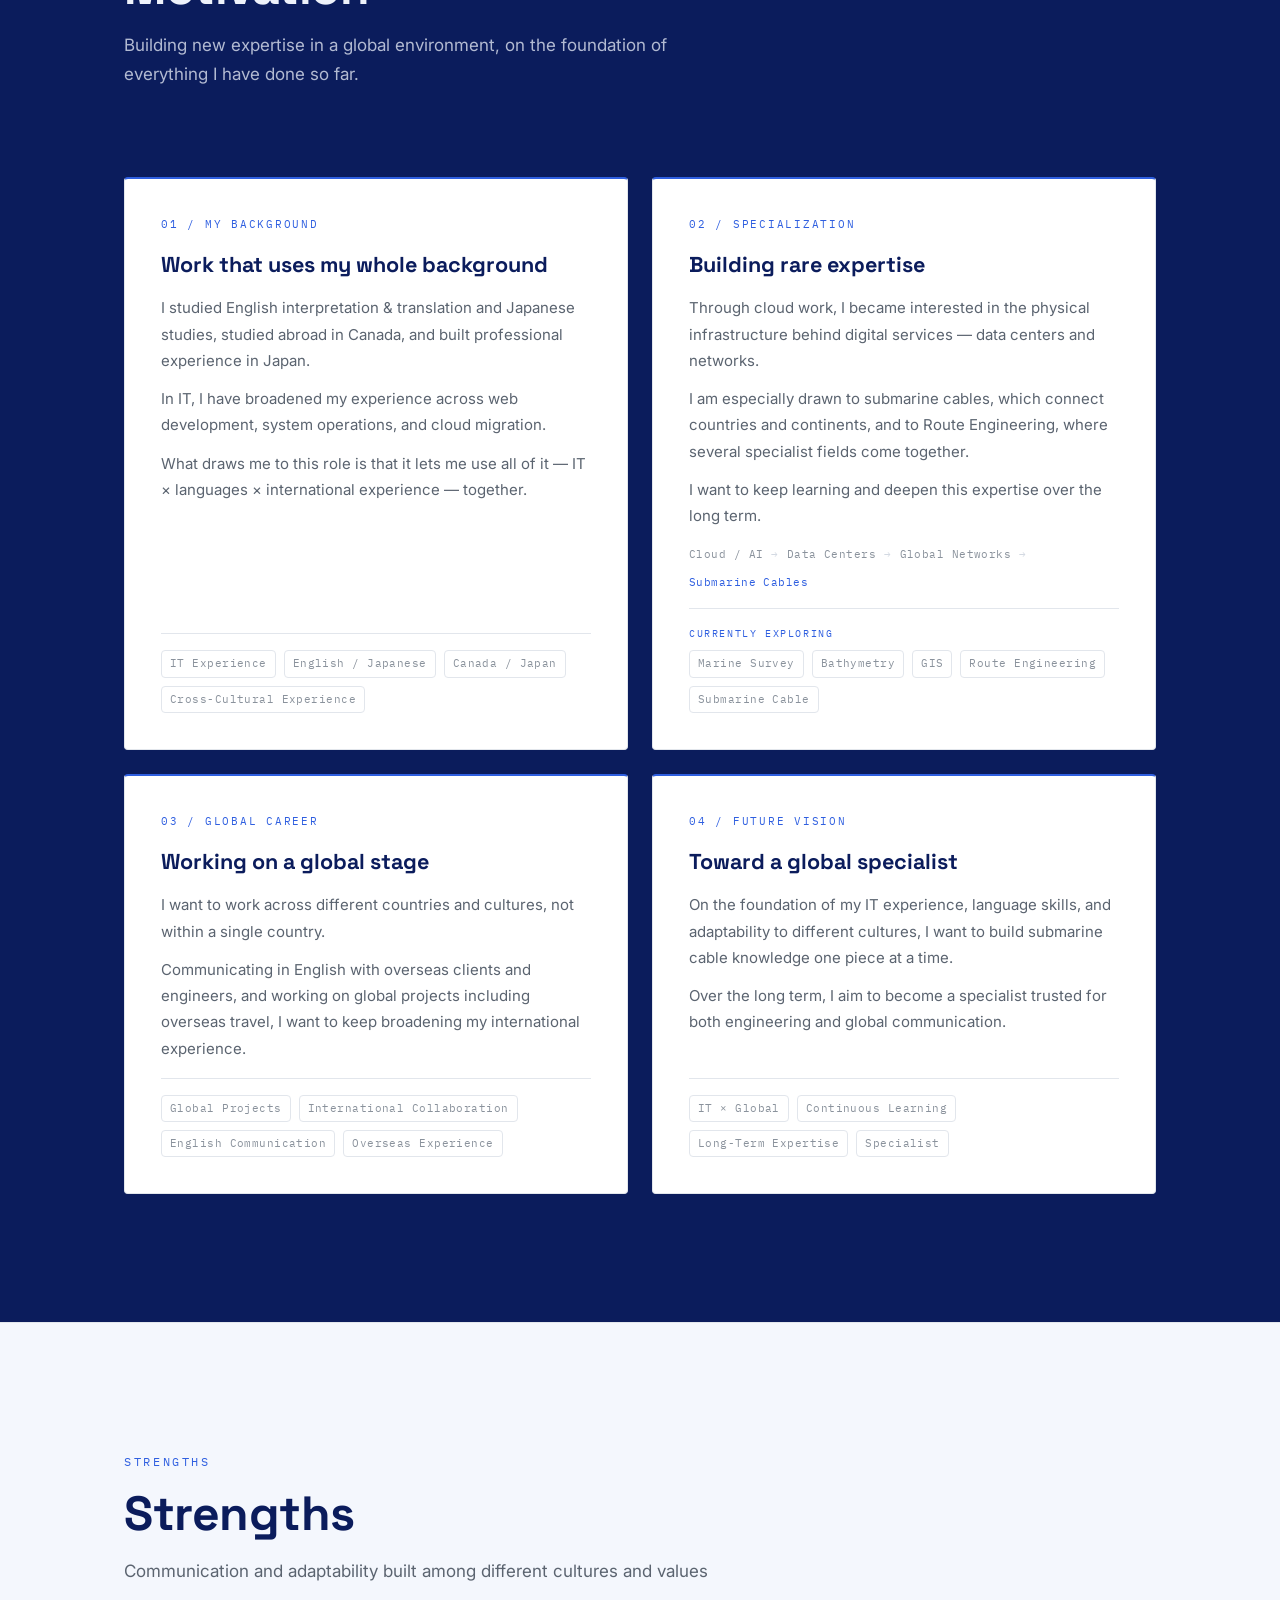
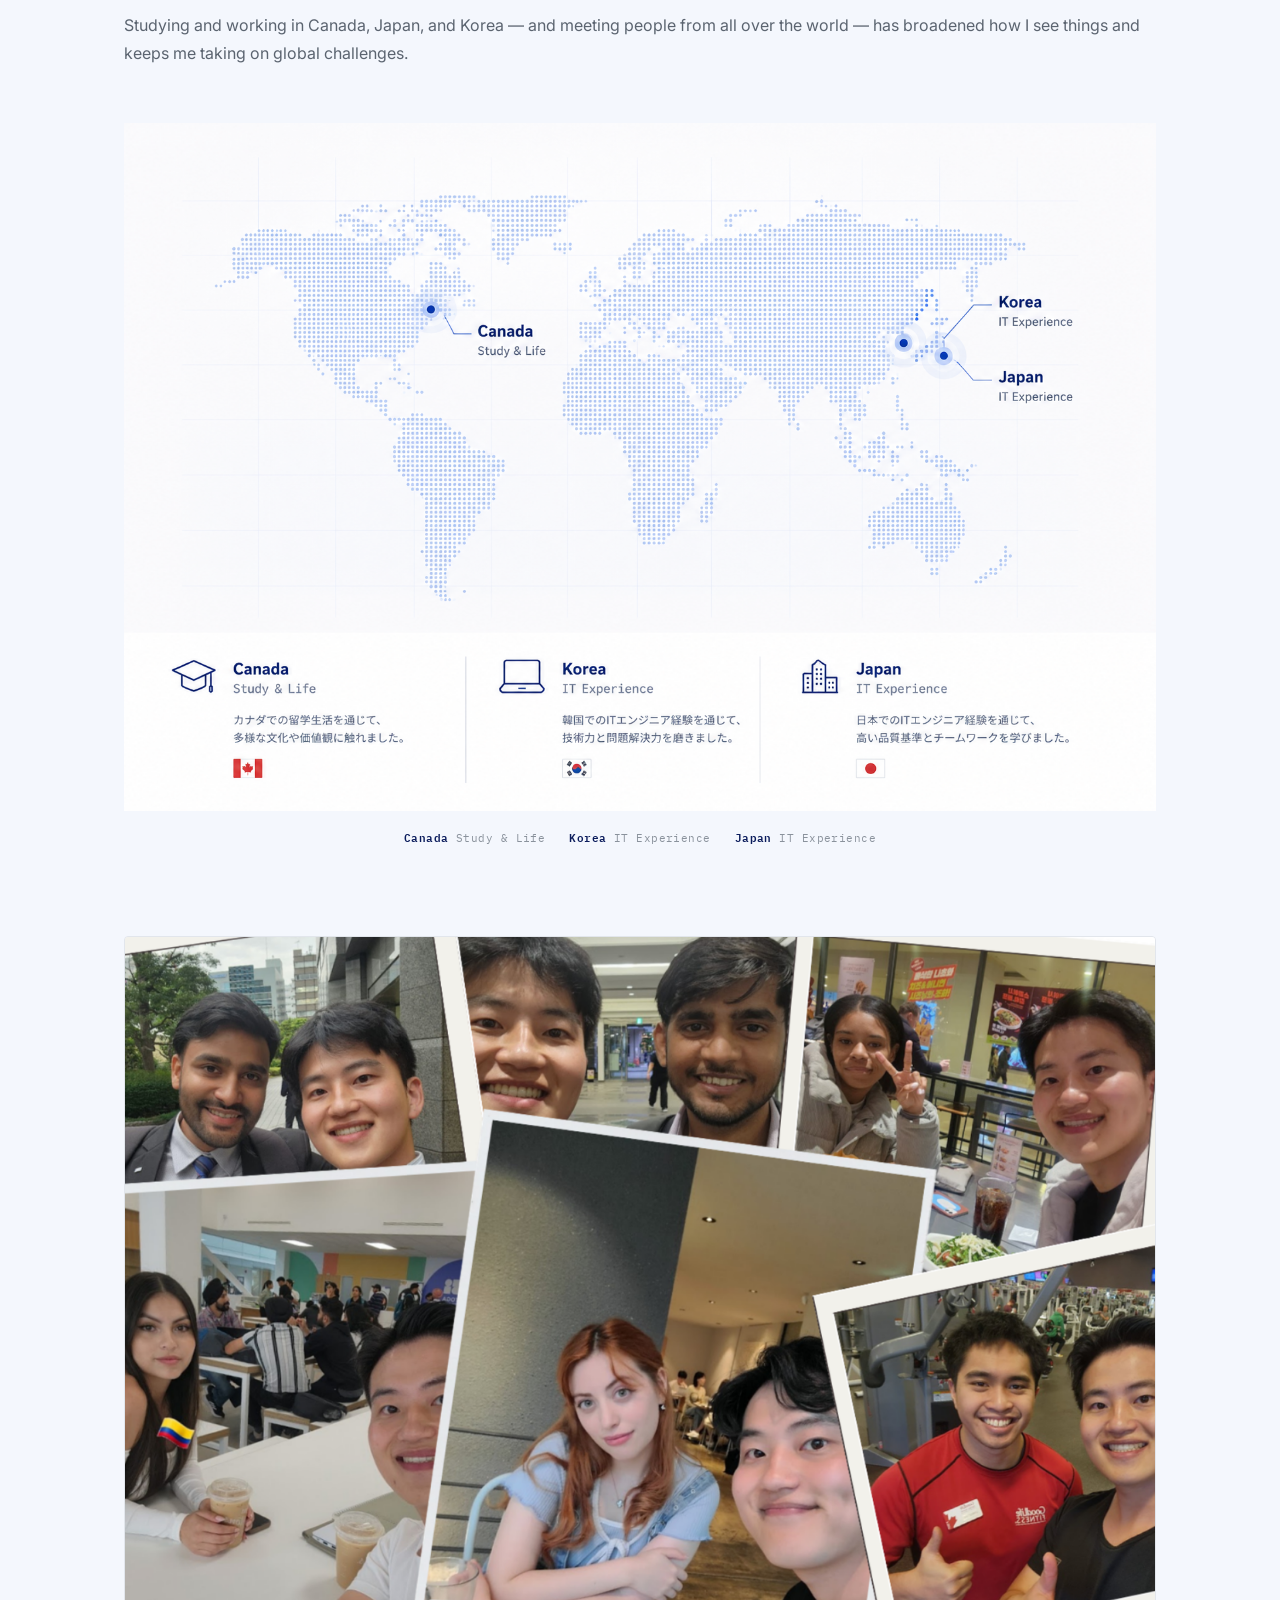
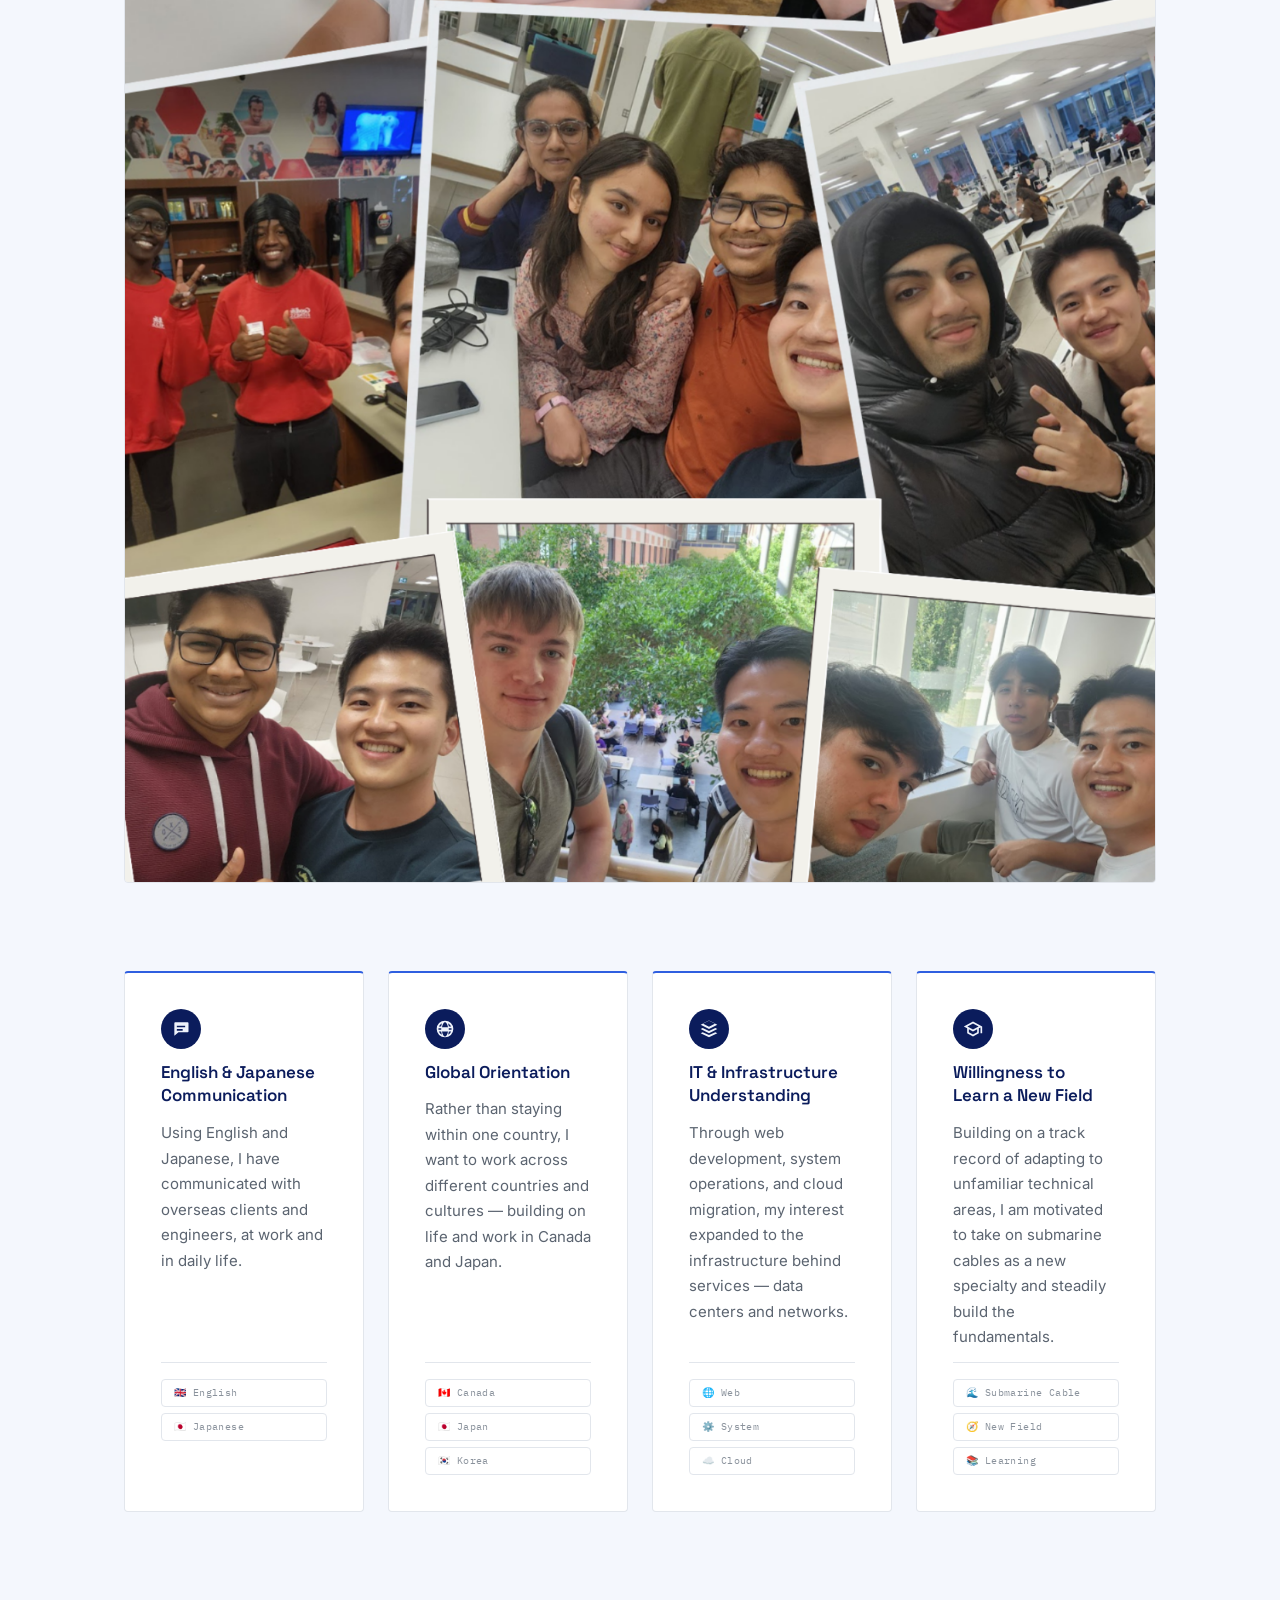
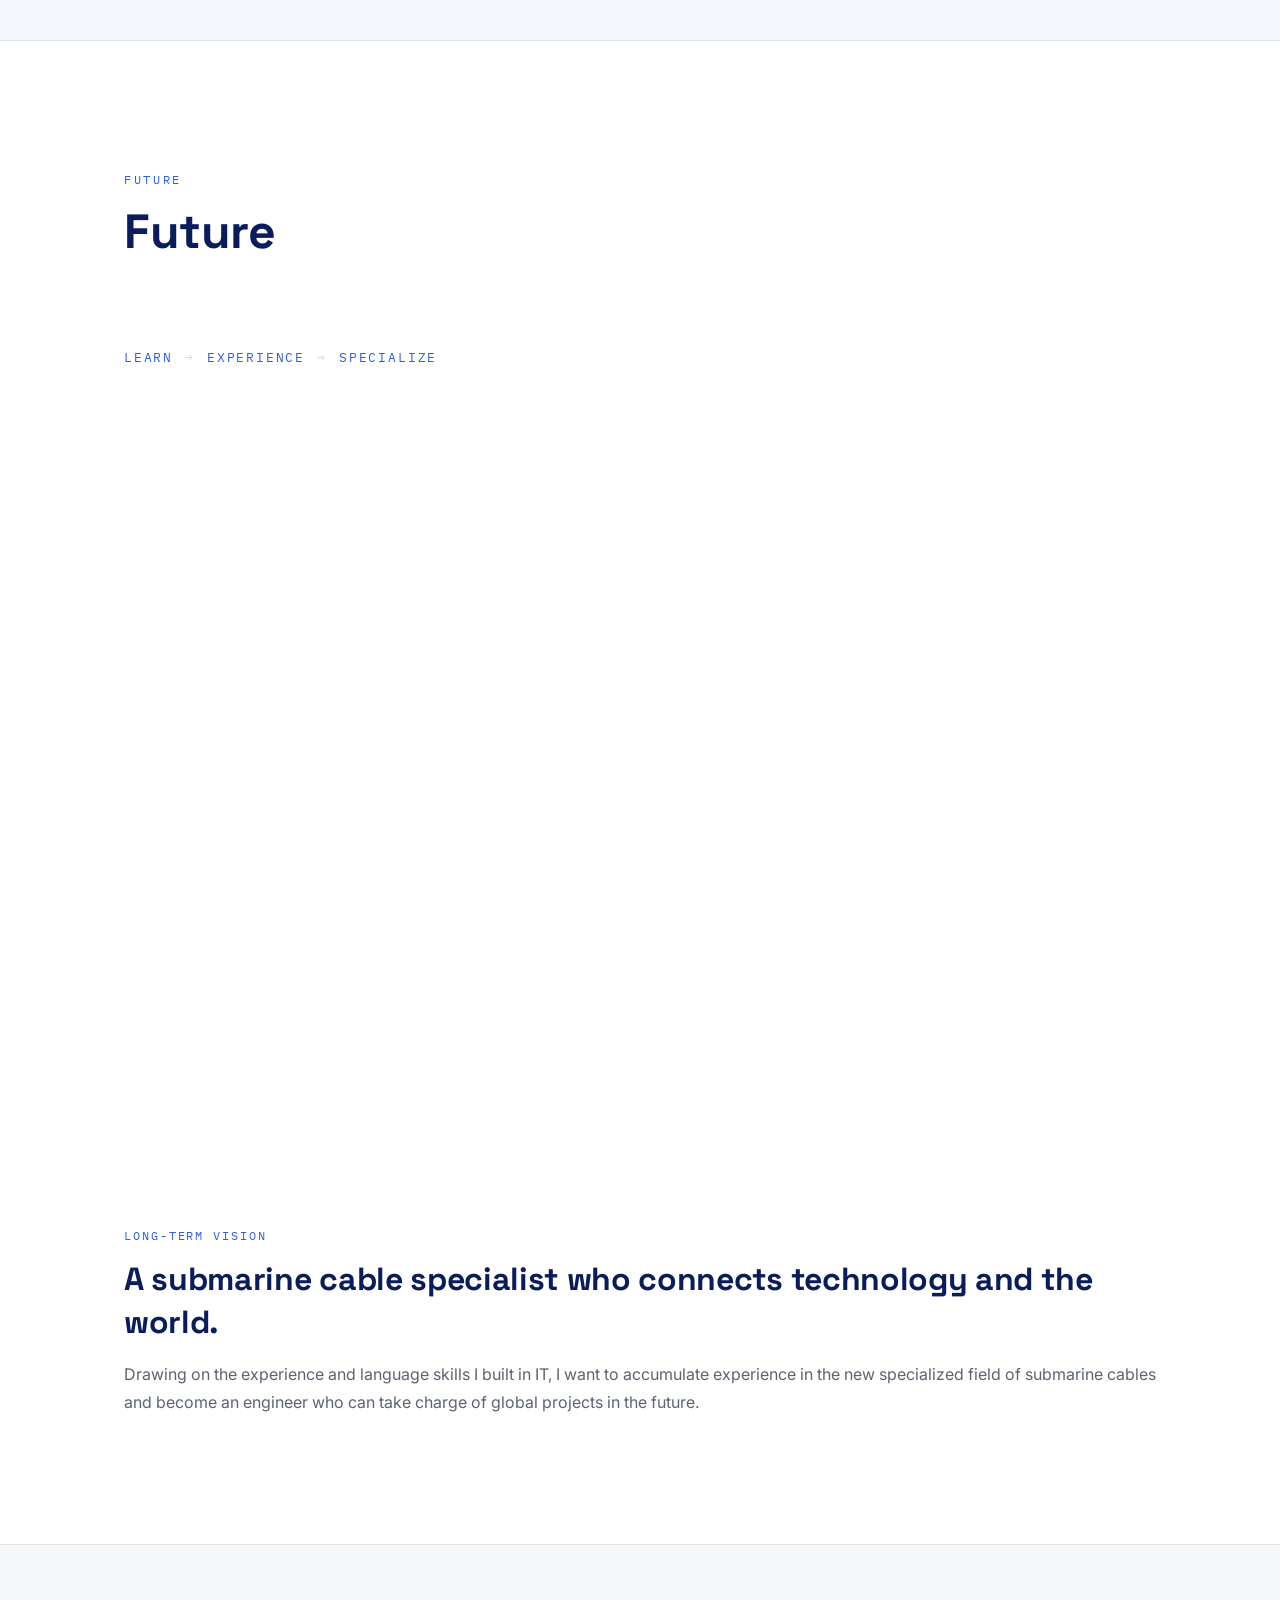
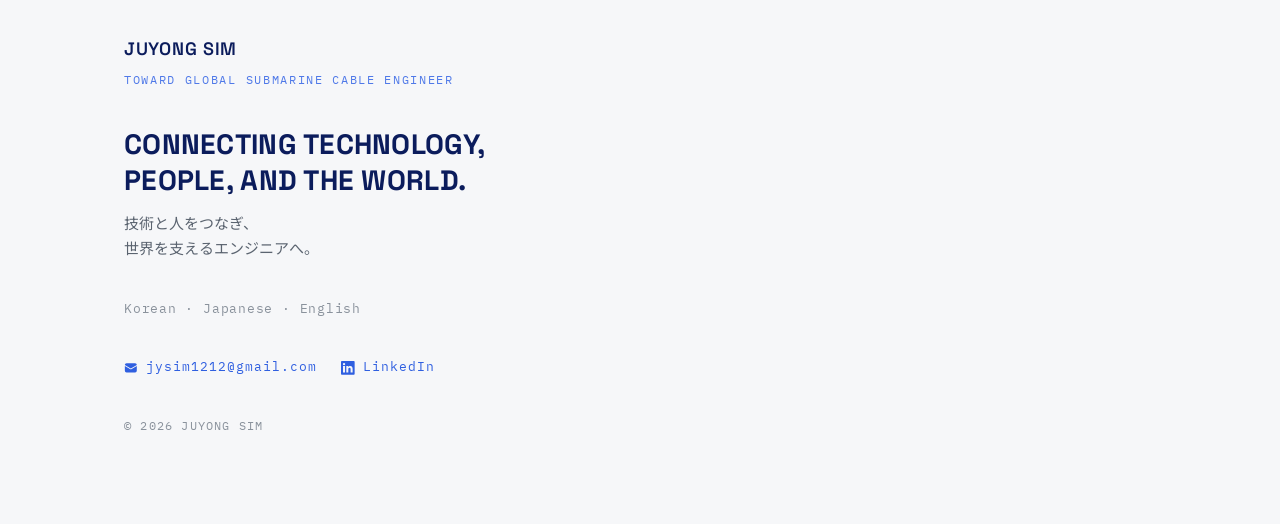
<file: nesic/en/index.html>
<!doctype html>
<html lang="en">
  <head>
    <meta charset="UTF-8" />
    <meta name="viewport" content="width=device-width, initial-scale=1.0" />

    <!-- ==========================================================================
         NESIC Career Story Page — JUYONG SIM  ·  English version
         A ~60-90 second visual career presentation. Static HTML/CSS/vanilla JS.
         Five sections:
           01 About Me (hero)
           02 Experience
           03 Motivation   (deep band — the key section)
           04 Strengths
           05 Future
         Shares ../style.css and ../script.js with the Japanese version at /nesic/.
         When editing content, update the Japanese version at ../index.html to match.
         ========================================================================== -->

    <title>JUYONG SIM | My Journey to Global Infrastructure</title>
    <meta
      name="description"
      content="The career story of an IT engineer who has lived and worked in Korea, Canada, and Japan — from web development to system operations to cloud migration, now moving toward the global infrastructure that connects the world." />
    <meta name="author" content="JUYONG SIM" />

    <!-- This page is shared directly with recruiters; keep it out of search indexes. -->
    <meta name="robots" content="noindex, nofollow" />
    <link rel="canonical" href="https://d2lp7owtd50i80.cloudfront.net/nesic/en/" />
    <link rel="alternate" hreflang="en" href="https://d2lp7owtd50i80.cloudfront.net/nesic/en/" />
    <link rel="alternate" hreflang="ja" href="https://d2lp7owtd50i80.cloudfront.net/nesic/" />
    <link rel="alternate" hreflang="x-default" href="https://d2lp7owtd50i80.cloudfront.net/nesic/" />
    <link rel="shortcut icon" href="../images/favicon.ico" type="image/x-icon" />

    <!-- Fonts: Space Grotesk (English headings), Inter (Latin body),
         Noto Sans JP (kept for the few Japanese words that remain). -->
    <link rel="preconnect" href="https://fonts.googleapis.com" />
    <link rel="preconnect" href="https://fonts.gstatic.com" crossorigin />
    <link
      href="https://fonts.googleapis.com/css2?family=Space+Grotesk:wght@500;600;700&family=Inter:wght@400;500;600&family=Noto+Sans+JP:wght@400;500;700&family=IBM+Plex+Mono:wght@400;500&display=swap"
      rel="stylesheet" />

    <link rel="stylesheet" href="../style.css" />
    <script src="../script.js" defer></script>
  </head>

  <body>
    <!-- ====================================================================
         HEADER
         ==================================================================== -->
    <header class="site-header" id="siteHeader">
      <div class="wrap site-header__inner">
        <a class="site-header__logo" href="#profile">JUYONG SIM</a>

        <nav class="site-nav" aria-label="Main navigation">
          <button class="site-nav__toggle" id="navToggle" aria-expanded="false" aria-controls="navMenu">
            <span class="sr-only">Toggle navigation</span>
            <span class="site-nav__bars" aria-hidden="true"></span>
          </button>
          <ul class="site-nav__menu" id="navMenu">
            <li><a href="#profile">Profile</a></li>
            <li><a href="#experience">Experience</a></li>
            <li><a href="#motivation">Motivation</a></li>
            <li><a href="#strengths">Strengths</a></li>
            <li><a href="#future">Future</a></li>
          </ul>
        </nav>

        <div class="site-header__end">
          <!-- Static language switch. English is the current page. -->
          <div class="lang-switch" aria-label="Language">
            <a href="../">日本語</a>
            <span aria-current="page">EN</span>
          </div>
          <span class="site-header__role">Toward Global Infrastructure</span>
        </div>
      </div>
    </header>

    <main>
      <!-- ====================================================================
           01. About Me  (hero)
           Who am I. Korea -> Canada -> Japan, IT engineer, English & Japanese.
           ==================================================================== -->
      <section class="hero" id="profile" aria-labelledby="profile-title">
        <!-- Decorative latitude / longitude grid + coordinate labels. -->
        <div class="hero__grid" aria-hidden="true"></div>

        <!-- Faint simplified world map + career route (Korea → Canada → Japan). -->
        <svg class="hero__map" viewBox="0 0 1000 500" preserveAspectRatio="xMidYMid slice" aria-hidden="true" focusable="false">
          <path
            class="hm-land"
            d="M35 70 L150 48 L340 55 L350 110 L285 175 L255 210 L230 175 L160 120 Z
               M291 222 L333 228 L403 272 L367 319 L306 394 L291 300 Z
               M360 35 L400 28 L415 60 L385 75 L358 55 Z
               M475 139 L569 56 L611 83 L583 139 L539 133 Z
               M472 156 L594 164 L642 219 L611 278 L556 347 L533 300 L522 239 L453 208 Z
               M611 172 L644 214 L717 228 L778 244 L800 217 L839 147 L944 94 L1000 67 L792 39 L667 61 L639 133 Z
               M778 250 L825 245 L845 265 L800 275 Z
               M839 289 L897 283 L925 325 L903 356 L875 347 L822 339 Z" />
          <path class="hm-route" d="M847 147 Q560 40 277 129 M277 129 Q580 30 883 150" />
          <circle class="hm-dot" cx="847" cy="147" r="4" />
          <circle class="hm-dot" cx="277" cy="129" r="4" />
          <circle class="hm-dot" cx="883" cy="150" r="4" />
        </svg>

        <span class="coord coord--tl" aria-hidden="true">37.57&deg;N 126.98&deg;E</span>
        <span class="coord coord--br" aria-hidden="true">43.45&deg;N 80.49&deg;W</span>

        <div class="wrap hero__layout">
          <div class="hero__inner">
            <p class="eyebrow">PROFILE</p>
            <h1 class="hero__title" id="profile-title">Profile</h1>
            <p class="hero__subtitle">From IT systems to the infrastructure that connects the world.</p>

            <!-- Career geography. Stacks vertically on mobile (see CSS). -->
            <ol class="route" aria-label="Career geography">
              <li class="route__stop">Korea</li>
              <li class="route__stop">Canada</li>
              <li class="route__stop route__stop--next">Japan</li>
            </ol>

            <p class="hero__copy">
              I am a Korean IT engineer. After studying and living abroad in Canada, I built professional experience in
              Korea and Japan, working in both English and Japanese.
            </p>

            <a class="btn" href="#experience">Explore My Journey</a>
          </div>

          <!-- Profile card. Photo is a real portrait (not a placeholder). -->
          <aside class="hero__panel" aria-label="Profile">
            <img
              class="hero__avatar"
              src="../images/profile/profile.jpg"
              alt="Portrait photo of JUYONG SIM"
              width="350"
              height="450" />
            <div class="hero__panel__content">
              <p class="hero__name">JUYONG SIM</p>
            </div>
            <ul class="hero__panel__list">
              <li><span class="k">Education</span><span class="v">Hankuk University of Foreign Studies</span></li>
              <li><span class="k">Major</span><span class="v">English Interpretation &amp; Translation<br />Japanese Studies<br />Computer Engineering (BS)</span></li>
              <li><span class="k">Languages</span><span class="v">Korean / Japanese / English</span></li>
              <li><span class="k">Focus</span><span class="v">Web / System / Infra</span></li>
            </ul>
          </aside>
        </div>
      </section>

      <!-- ====================================================================
           02. Experience
           What have I done. Web Development -> System Operations -> Cloud Migration
           (Korea -> Kumamoto -> Osaka)
           ==================================================================== -->
      <section class="section" id="experience" aria-labelledby="experience-title">
        <div class="wrap">
          <header class="section__head">
            <p class="eyebrow">EXPERIENCE</p>
            <h2 class="section__title" id="experience-title">Experience</h2>
          </header>

          <!-- Compact visual progression (things actually done). -->
          <ol class="progression" aria-label="Career progression">
            <li class="progression__step reveal">Web Development</li>
            <li class="progression__step reveal">System Development &amp; Operations</li>
            <li class="progression__step reveal">Cloud Migration</li>
          </ol>

          <ol class="timeline">
            <!-- Web Development -->
            <li class="timeline__item reveal">
              <div class="timeline__marker" aria-hidden="true"></div>
              <div class="timeline__body">
                <p class="timeline__meta"><span class="timeline__place">Korea</span><span>2023.03 – 2024.08</span></p>
                <h3 class="timeline__theme">Web Development</h3>
                <p class="timeline__text">
                  On a corporate IR / web build project at a financial information service company, I implemented UI in
                  HTML / CSS / JavaScript with responsive layouts.
                </p>
                <p class="timeline__text">
                  I handled screen coding and maintenance, and worked with Git for version control and team development.
                </p>
                <ul class="tags">
                  <li>HTML</li>
                  <li>CSS</li>
                  <li>JavaScript</li>
                  <li>PHP</li>
                  <li>Responsive UI</li>
                  <li>Git</li>
                </ul>
                <p class="timeline__links-label">LIVE</p>
                <ul class="timeline__links">
                  <li><a href="https://www.celltrion.com/en-us/investment/stock-info" target="_blank" rel="noreferrer noopener">Celltrion IR <span aria-hidden="true">↗</span></a></li>
                  <li><a href="https://www.nexentire.com/jp/investment/stock/price/index.php" target="_blank" rel="noreferrer noopener">Nexen Tire IR <span aria-hidden="true">↗</span></a></li>
                  <li><a href="https://www.sknetworks.co.kr/en/ir/stock/stock-price-information" target="_blank" rel="noreferrer noopener">SK Networks IR <span aria-hidden="true">↗</span></a></li>
                </ul>
              </div>
            </li>

            <!-- System Operations -->
            <li class="timeline__item reveal">
              <div class="timeline__marker" aria-hidden="true"></div>
              <div class="timeline__body">
                <p class="timeline__meta"><span class="timeline__place">Japan · Kumamoto</span><span>2025.05 – 2025.12</span></p>
                <h3 class="timeline__theme">System Development &amp; Operations</h3>
                <p class="timeline__text">
                  On a municipal health-insurance system standardization project, I handled development and deployment of
                  Java applications and environment setup, plus data lookup and root-cause analysis on Oracle DB.
                </p>
                <p class="timeline__text">
                  I also worked on application log collection and analysis, batch execution verification, account and
                  permission management, and debugging of report-output features. Operations, maintenance, and stakeholder
                  communication taught me how real systems run.
                </p>
                <ul class="tags">
                  <li>Java</li>
                  <li>Oracle</li>
                  <li>SQL</li>
                  <li>Linux</li>
                  <li>Batch verification</li>
                  <li>Incident analysis</li>
                  <li>Documentation</li>
                </ul>
              </div>
            </li>

            <!-- Cloud Migration -->
            <li class="timeline__item reveal">
              <div class="timeline__marker" aria-hidden="true"></div>
              <div class="timeline__body">
                <p class="timeline__meta"><span class="timeline__place">Japan · Osaka</span><span>2026.02 – 2026.07</span></p>
                <h3 class="timeline__theme">Cloud Migration</h3>
                <p class="timeline__text">
                  I joined a project migrating an on-premises financial system to Google Cloud, responsible for technical
                  validation of the cloud batch execution architecture and migration from JP1/AJS3.
                </p>
                <p class="timeline__text">
                  I handled Shell Script development, testing and validation, review of execution monitoring and log
                  management, and coordination across multiple teams.
                </p>
                <ul class="tags">
                  <li>GCP Cloud Run Jobs</li>
                  <li>JP1/AJS3</li>
                  <li>Shell Script</li>
                  <li>Docker</li>
                  <li>Terraform</li>
                  <li>CI/CD</li>
                  <li>Multi-team coordination</li>
                </ul>
              </div>
            </li>
          </ol>
        </div>
      </section>

      <!-- ====================================================================
           03. Motivation   ★ the key section
           Exactly four cards, read as one story:
             01 MY BACKGROUND → 02 SPECIALIZATION → 03 GLOBAL CAREER → 04 FUTURE VISION
           Desktop: 2×2 grid. Mobile: single column.
           ==================================================================== -->
      <section class="section section--dark" id="motivation" aria-labelledby="motivation-title">
        <div class="wrap">
          <header class="section__head">
            <p class="eyebrow eyebrow--light">MOTIVATION</p>
            <h2 class="section__title" id="motivation-title">Motivation</h2>
            <p class="section__lead">
              Building new expertise in a global environment, on the foundation of everything I have done so far.
            </p>
          </header>

          <div class="motiv-cards">
            <!-- 01 -->
            <article class="motiv-card reveal">
              <p class="motiv-card__label">01 / MY BACKGROUND</p>
              <h3 class="motiv-card__title">Work that uses my whole background</h3>
              <div class="motiv-card__text">
                <p>
                  I studied English interpretation &amp; translation and Japanese studies, studied abroad in Canada, and
                  built professional experience in Japan.
                </p>
                <p>
                  In IT, I have broadened my experience across web development, system operations, and cloud migration.
                </p>
                <p>
                  What draws me to this role is that it lets me use all of it — IT × languages × international
                  experience — together.
                </p>
              </div>
              <div class="motiv-card__keys">
                <ul>
                  <li>IT Experience</li>
                  <li>English / Japanese</li>
                  <li>Canada / Japan</li>
                  <li>Cross-Cultural Experience</li>
                </ul>
              </div>
            </article>

            <!-- 02 -->
            <article class="motiv-card reveal">
              <p class="motiv-card__label">02 / SPECIALIZATION</p>
              <h3 class="motiv-card__title">Building rare expertise</h3>
              <div class="motiv-card__text">
                <p>
                  Through cloud work, I became interested in the physical infrastructure behind digital services — data
                  centers and networks.
                </p>
                <p>
                  I am especially drawn to submarine cables, which connect countries and continents, and to Route
                  Engineering, where several specialist fields come together.
                </p>
                <p>I want to keep learning and deepen this expertise over the long term.</p>
              </div>
              <!-- Secondary graphic: how a cloud background expanded toward global network infrastructure. -->
              <ol class="motiv-flow" aria-label="Cloud / AI to submarine cables">
                <li>Cloud / AI</li>
                <li>Data Centers</li>
                <li>Global Networks</li>
                <li>Submarine Cables</li>
              </ol>
              <div class="motiv-card__keys">
                <p class="motiv-card__keys-label">Currently Exploring</p>
                <ul>
                  <li>Marine Survey</li>
                  <li>Bathymetry</li>
                  <li>GIS</li>
                  <li>Route Engineering</li>
                  <li>Submarine Cable</li>
                </ul>
              </div>
            </article>

            <!-- 03 -->
            <article class="motiv-card reveal">
              <p class="motiv-card__label">03 / GLOBAL CAREER</p>
              <h3 class="motiv-card__title">Working on a global stage</h3>
              <div class="motiv-card__text">
                <p>I want to work across different countries and cultures, not within a single country.</p>
                <p>
                  Communicating in English with overseas clients and engineers, and working on global projects including
                  overseas travel, I want to keep broadening my international experience.
                </p>
              </div>
              <div class="motiv-card__keys">
                <ul>
                  <li>Global Projects</li>
                  <li>International Collaboration</li>
                  <li>English Communication</li>
                  <li>Overseas Experience</li>
                </ul>
              </div>
            </article>

            <!-- 04 -->
            <article class="motiv-card reveal">
              <p class="motiv-card__label">04 / FUTURE VISION</p>
              <h3 class="motiv-card__title">Toward a global specialist</h3>
              <div class="motiv-card__text">
                <p>
                  On the foundation of my IT experience, language skills, and adaptability to different cultures, I want
                  to build submarine cable knowledge one piece at a time.
                </p>
                <p>
                  Over the long term, I aim to become a specialist trusted for both engineering and global
                  communication.
                </p>
              </div>
              <div class="motiv-card__keys">
                <ul>
                  <li>IT × Global</li>
                  <li>Continuous Learning</li>
                  <li>Long-Term Expertise</li>
                  <li>Specialist</li>
                </ul>
              </div>
            </article>
          </div>
        </div>
      </section>

      <!-- ====================================================================
           04. Global Experience — world map + real photos + four qualities.
           ==================================================================== -->
      <section class="section section--tint" id="strengths" aria-labelledby="strengths-title">
        <div class="wrap">
          <div class="gx-top">
            <div class="gx-intro">
              <p class="eyebrow">STRENGTHS</p>
              <h2 class="section__title" id="strengths-title">Strengths</h2>
              <p class="gx-subtitle">Communication and adaptability built among different cultures and values</p>
              <p class="gx-body">
                Studying and working in Canada, Japan, and Korea — and meeting people from all over the world — has
                broadened how I see things and keeps me taking on global challenges.
              </p>
            </div>

            <!-- World map (reuses the hero map's land shapes) with the three places. -->
            <figure class="gx-map">
              <img src="../images/global/worldmap.png" alt="Canada, Korea, and Japan on a world map" loading="lazy" />
              <figcaption class="gx-map__legend">
                <span><b>Canada</b> Study &amp; Life</span>
                <span><b>Korea</b> IT Experience</span>
                <span><b>Japan</b> IT Experience</span>
              </figcaption>
            </figure>
          </div>

          <!-- Single collage image. Put your file at nesic/images/people/friends.png -->
          <figure class="gx-photo">
            <img src="../images/people/friends.png" alt="Time with friends abroad" loading="lazy" />
          </figure>

          <!-- Four qualities matched to what the role asks for:
               English · global orientation · IT/infrastructure understanding ·
               communication · willingness to learn a new specialty. -->
          <div class="gx-cards">
            <article class="gx-card reveal">
              <span class="gx-card__icon" aria-hidden="true">
                <svg viewBox="0 0 24 24"><path d="M4 4h16a1 1 0 0 1 1 1v10a1 1 0 0 1-1 1H9l-5 4V5a1 1 0 0 1 1-1Zm3 4v2h10V8H7Zm0 4v2h7v-2H7Z" /></svg>
              </span>
              <h3 class="gx-card__title">English &amp; Japanese Communication</h3>
              <p class="gx-card__text">
                Using English and Japanese, I have communicated with overseas clients and engineers, at work and in daily
                life.
              </p>
              <ul class="gx-card__tags">
                <li>🇬🇧 English</li>
                <li>🇯🇵 Japanese</li>
              </ul>
            </article>

            <article class="gx-card reveal">
              <span class="gx-card__icon" aria-hidden="true">
                <svg viewBox="0 0 24 24"><path d="M12 2a10 10 0 1 0 0 20 10 10 0 0 0 0-20Zm0 2c1.6 0 3 2.5 3.6 6H8.4C9 6.5 10.4 4 12 4ZM4.2 11h3.3a22 22 0 0 0 0 2H4.2a8 8 0 0 1 0-2Zm4.2 4h7.2c-.6 3.5-2 6-3.6 6s-3-2.5-3.6-6Zm8.1-2a22 22 0 0 0 0-2h3.3a8 8 0 0 1 0 2h-3.3ZM19.4 9h-2.8a15 15 0 0 0-1-4A8 8 0 0 1 19.4 9ZM8.4 5a15 15 0 0 0-1 4H4.6a8 8 0 0 1 3.8-4ZM4.6 15h2.8a15 15 0 0 0 1 4 8 8 0 0 1-3.8-4Zm11 4a15 15 0 0 0 1-4h2.8a8 8 0 0 1-3.8 4Z" /></svg>
              </span>
              <h3 class="gx-card__title">Global Orientation</h3>
              <p class="gx-card__text">
                Rather than staying within one country, I want to work across different countries and cultures — building
                on life and work in Canada and Japan.
              </p>
              <ul class="gx-card__tags">
                <li>🇨🇦 Canada</li>
                <li>🇯🇵 Japan</li>
                <li>🇰🇷 Korea</li>
              </ul>
            </article>

            <article class="gx-card reveal">
              <span class="gx-card__icon" aria-hidden="true">
                <svg viewBox="0 0 24 24"><path d="M12 2 2 7l10 5 10-5-10-5Zm0 7.24L4.47 5.5 12 1.76 19.53 5.5 12 9.24ZM2 12l10 5 10-5-2.4-1.2L12 14.3 4.4 10.8 2 12Zm0 5 10 5 10-5-2.4-1.2L12 19.3 4.4 15.8 2 17Z" /></svg>
              </span>
              <h3 class="gx-card__title">IT &amp; Infrastructure Understanding</h3>
              <p class="gx-card__text">
                Through web development, system operations, and cloud migration, my interest expanded to the
                infrastructure behind services — data centers and networks.
              </p>
              <ul class="gx-card__tags">
                <li>🌐 Web</li>
                <li>⚙️ System</li>
                <li>☁️ Cloud</li>
              </ul>
            </article>

            <article class="gx-card reveal">
              <span class="gx-card__icon" aria-hidden="true">
                <svg viewBox="0 0 24 24"><path d="M12 3 1 9l4 2.18v6L12 21l7-3.82v-6l2-1.09V17h2V9L12 3Zm6.82 6L12 12.72 5.18 9 12 5.28 18.82 9ZM17 16 12 18.72 7 16v-3.72L12 15l5-2.72V16Z" /></svg>
              </span>
              <h3 class="gx-card__title">Willingness to Learn a New Field</h3>
              <p class="gx-card__text">
                Building on a track record of adapting to unfamiliar technical areas, I am motivated to take on submarine
                cables as a new specialty and steadily build the fundamentals.
              </p>
              <ul class="gx-card__tags">
                <li>🌊 Submarine Cable</li>
                <li>🧭 New Field</li>
                <li>📚 Learning</li>
              </ul>
            </article>
          </div>
        </div>
      </section>

      <!-- ====================================================================
           05. Future
           How I want to grow after joining. Learn -> Experience -> Specialize
           ==================================================================== -->
      <section class="section" id="future" aria-labelledby="future-title">
        <div class="wrap">
          <header class="section__head">
            <p class="eyebrow">FUTURE</p>
            <h2 class="section__title" id="future-title">Future</h2>
          </header>

          <ol class="phase-flow" aria-label="Growth phases">
            <li>Learn</li>
            <li>Experience</li>
            <li>Specialize</li>
          </ol>

          <!-- 3-step growth roadmap. English label = design element; the goal is stated plainly. -->
          <ol class="roadmap">
            <li class="roadmap__step reveal">
              <p class="roadmap__label"><span class="roadmap__num">01</span> LEARN</p>
              <h3 class="roadmap__title">Learn the fundamentals of marine &amp; route design</h3>
              <p class="roadmap__text">
                Steadily build the foundational knowledge the work requires — marine survey, GIS, seabed terrain, and
                cable route design.
              </p>
            </li>
            <li class="roadmap__step reveal">
              <p class="roadmap__label"><span class="roadmap__num">02</span> EXPERIENCE</p>
              <h3 class="roadmap__title">Sharpen practical skills on global projects</h3>
              <p class="roadmap__text">
                Through collaboration with overseas clients and stakeholders and real projects, strengthen the practical
                skills that route design, assessment, and coordination require.
              </p>
            </li>
            <li class="roadmap__step reveal">
              <p class="roadmap__label"><span class="roadmap__num">03</span> SPECIALIZE</p>
              <h3 class="roadmap__title">Toward a submarine cable specialist</h3>
              <p class="roadmap__text">
                Building up experience across engineering, field work, and global communication, aim to become a highly
                specialized engineer who can support submarine cable projects over the long term.
              </p>
            </li>
          </ol>

          <blockquote class="closing">
            <p class="closing__label">Long-Term Vision</p>
            <p class="closing__en">A submarine cable specialist who connects technology and the world.</p>
            <p class="closing__ja">
              Drawing on the experience and language skills I built in IT, I want to accumulate experience in the new
              specialized field of submarine cables and become an engineer who can take charge of global projects in the
              future.
            </p>
          </blockquote>
        </div>
      </section>
    </main>

    <!-- ====================================================================
         FOOTER
         ==================================================================== -->
    <footer class="site-footer">
      <div class="wrap site-footer__inner">
        <div class="site-footer__id">
          <p class="site-footer__name">JUYONG SIM</p>
          <p class="site-footer__role">Toward Global Submarine Cable Engineer</p>
        </div>

        <blockquote class="site-footer__tagline">
          <p class="site-footer__tagline-en">Connecting technology,<br />people, and the world.</p>
          <p class="site-footer__tagline-ja">技術と人をつなぎ、<br />世界を支えるエンジニアへ。</p>
        </blockquote>

        <p class="site-footer__langs">Korean · Japanese · English</p>
        <nav class="site-footer__links" aria-label="Contact">
          <a href="mailto:jysim1212@gmail.com">
            <svg class="site-footer__ico" viewBox="0 0 24 24" aria-hidden="true" focusable="false">
              <path d="M1.5 8.67v8.58a3 3 0 0 0 3 3h15a3 3 0 0 0 3-3V8.67l-8.928 5.493a3 3 0 0 1-3.144 0L1.5 8.67Z" />
              <path d="M22.5 6.908V6.75a3 3 0 0 0-3-3h-15a3 3 0 0 0-3 3v.158l9.714 5.978a1.5 1.5 0 0 0 1.572 0L22.5 6.908Z" />
            </svg>
            jysim1212@gmail.com
          </a>
          <a href="https://www.linkedin.com/in/juyong-sim-profile/" target="_blank" rel="noreferrer noopener">
            <svg class="site-footer__ico" viewBox="0 0 24 24" aria-hidden="true" focusable="false">
              <path d="M20.447 20.452h-3.554v-5.569c0-1.328-.027-3.037-1.852-3.037-1.853 0-2.136 1.445-2.136 2.939v5.667H9.351V9h3.414v1.561h.046c.477-.9 1.637-1.85 3.37-1.85 3.601 0 4.267 2.37 4.267 5.455v6.286zM5.337 7.433a2.062 2.062 0 0 1-2.063-2.065 2.064 2.064 0 1 1 2.063 2.065zm1.782 13.019H3.555V9h3.564v11.452zM22.225 0H1.771C.792 0 0 .774 0 1.729v20.542C0 23.227.792 24 1.771 24h20.451C23.2 24 24 23.227 24 22.271V1.729C24 .774 23.2 0 22.222 0h.003z" />
            </svg>
            LinkedIn
          </a>
        </nav>
        <p class="site-footer__copy">&copy; 2026 JUYONG SIM</p>
      </div>
    </footer>
  </body>
</html>
</file>
<file: nesic/style.css>
/* ==========================================================================
   NESIC Career Story Page — JUYONG SIM
   Concept: "global infrastructure engineering document", presented with the
   crisp, white-dominant corporate feel of NESIC's own site — deep indigo-blue
   structure, one vivid blue accent, light blue tint panels, generous
   whitespace, thin lines. Headings stay in a distinct display face so the
   page still reads as a personal site, not a copy of NESIC branding.

   Five sections (Japanese-led titles, English kicker):
     01 自己紹介 / About Me (hero)
     02 経歴 / Experience
     03 志望動機 / Motivation   (deep band — the key section)
     04 強み / Strengths
     05 入社後の目標 / Future

   Single stylesheet, plain CSS custom properties. Easy to edit in VS Code.
   ========================================================================== */

/* --------------------------------------------------------------------------
   1. Design tokens
   -------------------------------------------------------------------------- */
:root {
  /* Fonts */
  --font-display: "Space Grotesk", "Inter", "Noto Sans JP", sans-serif;
  --font-body: "Inter", "Yu Gothic Medium", "游ゴシック Medium", "Noto Sans JP", "Hiragino Kaku Gothic ProN", Meiryo, ui-sans-serif, system-ui, sans-serif;
  --font-mono: "IBM Plex Mono", ui-monospace, SFMono-Regular, Menlo, Consolas, monospace;

  /* Color — deep indigo-blue / vivid blue accent / white / off-white / gray.
     Tuned near NESIC's site palette without reusing it verbatim. */
  --blue-900: #0b1c5c; /* deep indigo — headings, key structure, dark band */
  --blue-800: #14276e;
  --blue-600: #2f5fe0; /* single vivid accent — links, markers, CTA */
  --blue-500: #4f79e8;
  --blue-100: #e9f0fc; /* tint panels */
  --blue-050: #f4f7fd;

  --paper: #ffffff;
  --paper-off: #f6f7f9;
  --line: #e2e6ec;
  --line-strong: #d3d9e2;

  --ink: #1e2530;
  --ink-2: #5b6470;
  --ink-3: #8a929c;

  --on-dark: #eef2fb;
  --on-dark-2: rgba(238, 242, 251, 0.74);
  --on-dark-line: rgba(238, 242, 251, 0.2);

  /* Spacing */
  --space-1: 4px;
  --space-2: 8px;
  --space-3: 12px;
  --space-4: 16px;
  --space-5: 24px;
  --space-6: 36px;
  --space-7: 56px;
  --space-8: 88px;
  --space-9: 128px;

  --wrap: 1080px;
  --radius: 4px;
  --dur: 220ms;
  --ease: cubic-bezier(0.2, 0.7, 0.2, 1);
}

/* --------------------------------------------------------------------------
   2. Reset / base
   -------------------------------------------------------------------------- */
*,
*::before,
*::after {
  box-sizing: border-box;
}

html {
  scroll-behavior: smooth;
  /* Land anchor targets flush under the fixed header (72px tall), so no sliver
     of the previous section shows. Sections have ample top padding below this. */
  scroll-padding-top: 72px;
}

body {
  margin: 0;
  background: var(--paper);
  color: var(--ink);
  font-family: var(--font-body);
  font-size: 16px;
  line-height: 1.75;
  -webkit-font-smoothing: antialiased;
}

h1,
h2,
h3,
p,
figure,
blockquote {
  margin: 0;
}

img {
  max-width: 100%;
  display: block;
}

a {
  color: inherit;
  text-decoration: none;
}

ul,
ol {
  margin: 0;
  padding: 0;
  list-style: none;
}

button {
  font: inherit;
  color: inherit;
  background: none;
  border: 0;
  cursor: pointer;
}

.sr-only {
  position: absolute;
  width: 1px;
  height: 1px;
  padding: 0;
  margin: -1px;
  overflow: hidden;
  clip: rect(0, 0, 0, 0);
  white-space: nowrap;
  border: 0;
}

/* Visible focus states for keyboard users. */
a:focus-visible,
button:focus-visible {
  outline: 2px solid var(--blue-600);
  outline-offset: 3px;
}

.wrap {
  width: 100%;
  max-width: var(--wrap);
  margin-inline: auto;
  padding-inline: var(--space-5);
}

/* --------------------------------------------------------------------------
   3. Shared typography helpers
   -------------------------------------------------------------------------- */
.eyebrow {
  font-family: var(--font-mono);
  font-size: 0.75rem;
  letter-spacing: 0.22em;
  text-transform: uppercase;
  color: var(--blue-600);
  margin-bottom: var(--space-4);
}

.eyebrow--light {
  color: var(--blue-500);
}

.section__title {
  font-family: var(--font-display);
  font-weight: 700;
  font-size: clamp(1.9rem, 4.5vw, 3rem);
  line-height: 1.1;
  letter-spacing: -0.01em;
  color: var(--blue-900);
}

.section--dark .section__title {
  color: var(--on-dark);
}

/* --------------------------------------------------------------------------
   4. Buttons — solid vivid blue, NESIC-style
   -------------------------------------------------------------------------- */
.btn {
  display: inline-block;
  margin-top: var(--space-6);
  padding: var(--space-3) var(--space-6);
  font-family: var(--font-mono);
  font-size: 0.8125rem;
  letter-spacing: 0.14em;
  text-transform: uppercase;
  color: #fff;
  background: var(--blue-600);
  border: 1px solid var(--blue-600);
  border-radius: var(--radius);
  transition:
    background var(--dur) var(--ease),
    border-color var(--dur) var(--ease);
}

.btn:hover {
  background: var(--blue-900);
  border-color: var(--blue-900);
}

/* --------------------------------------------------------------------------
   5. Header — solid white, dark text (NESIC-style)
   -------------------------------------------------------------------------- */
.site-header {
  position: fixed;
  inset: 0 0 auto 0;
  z-index: 50;
  background: var(--paper);
  border-bottom: 1px solid transparent;
  transition:
    border-color var(--dur) var(--ease),
    box-shadow var(--dur) var(--ease);
}

/* Subtle divider + shadow once the page is scrolled (toggled from script.js). */
.site-header.is-scrolled {
  border-bottom-color: var(--line);
  box-shadow: 0 1px 12px rgba(11, 28, 92, 0.06);
}

.site-header__inner {
  display: flex;
  align-items: center;
  justify-content: space-between;
  gap: var(--space-4);
  height: 72px;
}

.site-header__logo {
  font-family: var(--font-display);
  font-weight: 600;
  letter-spacing: 0.04em;
  color: var(--blue-900);
}

.site-header__end {
  display: flex;
  align-items: center;
  gap: var(--space-5);
}

.site-header__role {
  font-family: var(--font-mono);
  font-size: 0.75rem;
  letter-spacing: 0.14em;
  text-transform: uppercase;
  color: var(--ink-3);
}

/* Language switch — two static links, current one is muted and non-clickable. */
.lang-switch {
  display: flex;
  align-items: center;
  gap: var(--space-2);
  font-family: var(--font-mono);
  font-size: 0.75rem;
  letter-spacing: 0.08em;
}

.lang-switch a {
  color: var(--ink-3);
  transition: color var(--dur) var(--ease);
}

.lang-switch a:hover {
  color: var(--blue-600);
}

.lang-switch [aria-current="page"] {
  color: var(--blue-900);
  font-weight: 500;
}

/* Slash divider between the two items, whichever order they appear in. */
.lang-switch > * + *::before {
  content: "/";
  margin-right: var(--space-2);
  color: var(--line-strong);
}

.site-nav__menu {
  display: flex;
  gap: var(--space-5);
}

.site-nav__menu a {
  font-family: var(--font-mono);
  font-size: 0.8125rem;
  letter-spacing: 0.1em;
  color: var(--ink-2);
  transition: color var(--dur) var(--ease);
}

.site-nav__menu a:hover {
  color: var(--blue-600);
}

.site-nav__toggle {
  display: none;
}

/* --------------------------------------------------------------------------
   6. Section 01 — Hero / Who I Am
   -------------------------------------------------------------------------- */
.hero {
  position: relative;
  overflow: hidden;
  background: var(--blue-050);
  color: var(--ink);
  padding-top: var(--space-9);
  padding-bottom: var(--space-9);
  border-bottom: 1px solid var(--line);
}

/* Decorative latitude / longitude grid. */
.hero__grid {
  position: absolute;
  inset: 0;
  background-image: linear-gradient(rgba(47, 95, 224, 0.08) 1px, transparent 1px), linear-gradient(90deg, rgba(47, 95, 224, 0.08) 1px, transparent 1px);
  background-size: 72px 72px;
  mask-image: radial-gradient(ellipse at 30% 40%, #000 30%, transparent 78%);
}

/* Faint world-map watermark + career route (Korea → Canada → Japan).
   Inline SVG, no external requests. Sits above the grid, below the content. */
.hero__map {
  position: absolute;
  inset: 0;
  width: 100%;
  height: 100%;
  z-index: 0;
  pointer-events: none;
  color: var(--blue-600);
  /* Strongest behind the profile card / lower-right, fades under the headline. */
  -webkit-mask-image: radial-gradient(115% 105% at 82% 62%, #000 28%, transparent 92%);
  mask-image: radial-gradient(115% 105% at 82% 62%, #000 28%, transparent 92%);
}

.hero__map .hm-land {
  fill: currentColor;
  fill-opacity: 0.05;
  stroke: currentColor;
  stroke-opacity: 0.12;
  stroke-width: 1;
  stroke-linejoin: round;
}

.hero__map .hm-route {
  fill: none;
  stroke: currentColor;
  stroke-opacity: 0.24;
  stroke-width: 1.4;
  stroke-linecap: round;
  stroke-dasharray: 1400;
  stroke-dashoffset: 1400;
  animation: hero-route-draw 2.4s var(--ease) 0.35s forwards;
}

.hero__map .hm-dot {
  fill: currentColor;
  fill-opacity: 0.4;
}

@keyframes hero-route-draw {
  to {
    stroke-dashoffset: 0;
  }
}

@media (prefers-reduced-motion: reduce) {
  .hero__map .hm-route {
    animation: none;
    stroke-dashoffset: 0;
  }
}

.coord {
  position: absolute;
  font-family: var(--font-mono);
  font-size: 0.6875rem;
  letter-spacing: 0.1em;
  color: rgba(11, 28, 92, 0.28);
}

.coord--tl {
  top: 96px;
  left: var(--space-5);
}

.coord--br {
  bottom: 40px;
  right: var(--space-5);
}

/* Two columns on desktop: copy on the left, profile card on the right. */
.hero__layout {
  position: relative;
  z-index: 1;
  display: grid;
  grid-template-columns: 1fr;
  gap: var(--space-8);
}

.hero__title {
  font-family: var(--font-display);
  font-weight: 700;
  /* Same scale as .section__title so the hero heading matches every section. */
  font-size: clamp(1.9rem, 4.5vw, 3rem);
  line-height: 1.1;
  letter-spacing: -0.01em;
  color: var(--blue-900);
}

.hero__subtitle {
  margin-top: var(--space-5);
  font-size: clamp(1.05rem, 2.4vw, 1.4rem);
  color: var(--blue-600);
  font-weight: 500;
}

.hero__copy {
  /* em (not ch) so the measure works for full-width Japanese too:
     ~33 JP characters / ~65 Latin characters per line. */
  max-width: 33em;
  margin-top: var(--space-6);
  color: var(--ink-2);
  /* Cleaner Japanese wrapping: stricter kinsoku + avoid short last lines. */
  line-break: strict;
  text-wrap: pretty;
}

/* Route: horizontal on desktop, vertical on mobile. Thin connecting line. */
.route {
  display: flex;
  flex-wrap: wrap;
  align-items: center;
  gap: var(--space-3) var(--space-5);
  margin-top: var(--space-7);
  font-family: var(--font-mono);
  font-size: 0.875rem;
  letter-spacing: 0.08em;
}

.route__stop {
  position: relative;
  padding-left: var(--space-4);
  color: var(--ink-2);
}

.route__stop::before {
  content: "";
  position: absolute;
  left: 0;
  top: 50%;
  width: 6px;
  height: 6px;
  transform: translateY(-50%);
  border-radius: 50%;
  background: var(--blue-600);
}

.route__stop:not(:last-child)::after {
  content: "\2192"; /* → */
  margin-left: var(--space-5);
  color: var(--line-strong);
}

.route__stop--next {
  color: var(--blue-900);
  font-weight: 500;
}

/* Profile card (pattern borrowed from the main portfolio's hero panel). */
.hero__panel {
  align-self: start;
  padding: var(--space-5);
  background: var(--paper);
  border: 1px solid var(--line-strong);
  border-radius: var(--radius);
  box-shadow: 6px 6px 0 var(--blue-100);
}

.hero__avatar {
  width: 100%;
  max-width: 160px;
  /* An ID photo is already framed as head-and-shoulders (3:4). Show it whole —
     any forced aspect-ratio + object-fit:cover would clip the hair or shoulders. */
  height: auto;
  border-radius: var(--radius);
  border: 1px solid var(--line-strong);
  margin: 0 auto;
}

.hero__panel__content {
  margin-top: var(--space-4);
  text-align: center;
}

.hero__name {
  font-family: var(--font-display);
  font-weight: 600;
  font-size: 1.15rem;
  color: var(--blue-900);
}

/* Label / value rows (数値のように揃う). Two shared grid tracks so the value
   column lines up regardless of label length (JP or EN). */
.hero__panel__list {
  margin-top: var(--space-5);
  display: grid;
  grid-template-columns: auto 1fr;
  column-gap: var(--space-4);
  row-gap: var(--space-3);
  font-size: 0.875rem;
  line-height: 1.55;
  color: var(--ink-2);
}

.hero__panel__list li {
  display: contents;
}

.hero__panel__list .k,
.hero__panel__list .v {
  border-top: 1px solid var(--line);
  padding-top: var(--space-3);
}

.hero__panel__list .k {
  color: var(--ink-3);
  font-size: 0.8125rem;
  white-space: nowrap;
}

/* --------------------------------------------------------------------------
   7. Section shells
   -------------------------------------------------------------------------- */
.section {
  padding-top: var(--space-9);
  padding-bottom: var(--space-9);
  border-top: 1px solid var(--line);
}

/* Hero already has its own bottom border — avoid a doubled rule. */
.hero + .section {
  border-top: 0;
}

.section--tint {
  background: var(--blue-050);
}

/* The one deep band on the page — gravitas for section 03 (Motivation). */
.section--dark {
  background: var(--blue-900);
  color: var(--on-dark);
  border-top-color: transparent;
}

.section__head {
  max-width: 56ch;
  margin-bottom: var(--space-8);
}

/* --------------------------------------------------------------------------
   8. Section 02 — Career Journey: progression + timeline
   -------------------------------------------------------------------------- */
.progression {
  display: grid;
  gap: var(--space-3);
  max-width: 640px;
  margin-bottom: var(--space-8);
}

.progression__step {
  position: relative;
  padding: var(--space-4) var(--space-5);
  font-family: var(--font-display);
  font-weight: 500;
  font-size: 1.0625rem;
  color: var(--blue-900);
  background: var(--paper);
  border: 1px solid var(--line);
  border-left: 3px solid var(--blue-600);
  border-radius: var(--radius);
}

.progression__step:not(:last-child)::after {
  content: "\2193"; /* ↓ */
  position: absolute;
  left: 22px;
  bottom: -18px;
  font-size: 0.875rem;
  color: var(--ink-3);
}

.timeline {
  position: relative;
  display: grid;
  gap: var(--space-8);
}

/* Continuous vertical route line behind the markers. */
.timeline::before {
  content: "";
  position: absolute;
  left: 7px;
  top: 6px;
  bottom: 6px;
  width: 1px;
  background: var(--line-strong);
}

.timeline__item {
  position: relative;
  padding-left: var(--space-7);
}

.timeline__marker {
  position: absolute;
  left: 0;
  top: 6px;
  width: 15px;
  height: 15px;
  border-radius: 50%;
  background: var(--paper);
  border: 2px solid var(--blue-600);
}

.timeline__meta {
  display: flex;
  flex-wrap: wrap;
  gap: var(--space-2) var(--space-4);
  font-family: var(--font-mono);
  font-size: 0.75rem;
  letter-spacing: 0.12em;
  text-transform: uppercase;
  color: var(--ink-3);
}

.timeline__place {
  color: var(--blue-600);
}

.timeline__theme {
  margin-top: var(--space-3);
  font-family: var(--font-display);
  font-weight: 600;
  font-size: 1.5rem;
  letter-spacing: -0.01em;
  color: var(--blue-900);
}

.timeline__text {
  margin-top: var(--space-3);
  /* em (not ch) so the measure suits full-width Japanese; ~38 JP chars/line. */
  max-width: 38em;
  color: var(--ink-2);
  line-break: strict;
  text-wrap: pretty;
}

/* Small supporting technology / topic labels — never the visual focus. */
.tags {
  display: flex;
  flex-wrap: wrap;
  gap: var(--space-2);
  margin-top: var(--space-4);
}

.tags li {
  font-family: var(--font-mono);
  font-size: 0.6875rem;
  letter-spacing: 0.06em;
  color: var(--ink-3);
  padding: 2px var(--space-2);
  border: 1px solid var(--line);
  border-radius: var(--radius);
}

/* Live links to shipped work. */
.timeline__links-label {
  margin-top: var(--space-5);
  font-family: var(--font-mono);
  font-size: 0.6875rem;
  letter-spacing: 0.16em;
  text-transform: uppercase;
  color: var(--blue-600);
}

.timeline__links-label::before {
  content: "";
  display: inline-block;
  width: 6px;
  height: 6px;
  margin-right: var(--space-2);
  border-radius: 50%;
  background: var(--blue-600);
  vertical-align: middle;
}

.timeline__links {
  display: flex;
  flex-wrap: wrap;
  gap: var(--space-2);
  margin-top: var(--space-2);
}

.timeline__links a {
  display: inline-flex;
  align-items: center;
  gap: var(--space-1);
  padding: 4px var(--space-3);
  font-family: var(--font-mono);
  font-size: 0.75rem;
  color: var(--blue-600);
  border: 1px solid var(--line-strong);
  border-radius: 999px;
  transition:
    border-color var(--dur) var(--ease),
    background var(--dur) var(--ease);
}

.timeline__links a:hover {
  border-color: var(--blue-600);
  background: var(--blue-050);
}

/* --------------------------------------------------------------------------
   10. Section 03 — Motivation (deep band): exactly four cards.
   Desktop: 2×2 grid. Mobile: single column. Japanese title leads; the
   English label and keyword chips are secondary.
   -------------------------------------------------------------------------- */

/* Lead sentence under the section title. */
.section__lead {
  margin-top: var(--space-4);
  font-size: 1.0625rem;
  line-height: 1.7;
  color: var(--ink-2);
}

.section--dark .section__lead {
  color: var(--on-dark-2);
}

.motiv-cards {
  display: grid;
  grid-template-columns: 1fr;
  gap: var(--space-5);
}

/* White cards — same visual design as the other card grids on the site,
   deliberately light on the deep-navy band. */
.motiv-card {
  display: flex;
  flex-direction: column;
  gap: var(--space-4);
  padding: var(--space-6);
  background: var(--paper);
  border: 1px solid var(--line);
  border-top: 2px solid var(--blue-600);
  border-radius: var(--radius);
  transition:
    transform var(--dur) var(--ease),
    box-shadow var(--dur) var(--ease),
    border-color var(--dur) var(--ease);
}

/* Understated hover, matching the Strengths cards. */
@media (hover: hover) {
  .motiv-card:hover {
    transform: translateY(-4px);
    border-color: var(--blue-500);
    box-shadow: 0 14px 30px rgba(11, 28, 92, 0.12);
  }

  .motiv-card:hover .motiv-card__title {
    color: var(--blue-600);
  }
}

.motiv-card__label {
  font-family: var(--font-mono);
  font-size: 0.6875rem;
  letter-spacing: 0.16em;
  text-transform: uppercase;
  color: var(--blue-600);
}

/* Japanese title leads — the largest element in the card. */
.motiv-card__title {
  font-family: var(--font-display);
  font-weight: 700;
  font-size: 1.35rem;
  line-height: 1.35;
  color: var(--blue-900);
  transition: color var(--dur) var(--ease);
}

.motiv-card__text {
  display: grid;
  gap: var(--space-3);
  font-size: 0.9375rem;
  line-height: 1.75;
  color: var(--ink-2);
}

/* Small secondary flow inside card 02 — not the main content. */
.motiv-flow {
  display: flex;
  flex-wrap: wrap;
  align-items: center;
  gap: var(--space-2);
  font-family: var(--font-mono);
  font-size: 0.6875rem;
  letter-spacing: 0.04em;
  color: var(--ink-3);
}

.motiv-flow li:not(:last-child)::after {
  content: "\2192";
  margin-left: var(--space-2);
  color: var(--line-strong);
}

.motiv-flow li:last-child {
  color: var(--blue-600);
}

/* Keyword chips pinned to the bottom of each card. */
.motiv-card__keys {
  margin-top: auto;
  padding-top: var(--space-4);
  border-top: 1px solid var(--line);
}

.motiv-card__keys-label {
  margin-bottom: var(--space-2);
  font-family: var(--font-mono);
  font-size: 0.625rem;
  letter-spacing: 0.16em;
  text-transform: uppercase;
  color: var(--blue-600);
}

.motiv-card__keys ul {
  display: flex;
  flex-wrap: wrap;
  gap: var(--space-2);
}

.motiv-card__keys li {
  font-family: var(--font-mono);
  font-size: 0.6875rem;
  letter-spacing: 0.04em;
  color: var(--ink-3);
  padding: 3px var(--space-2);
  border: 1px solid var(--line);
  border-radius: var(--radius);
}

@media (min-width: 861px) {
  .motiv-cards {
    grid-template-columns: 1fr 1fr;
  }
}

/* --------------------------------------------------------------------------
   11. Section 04 — Global Experience: intro + world map + photo mosaic + cards
   -------------------------------------------------------------------------- */
/* Intro text, then a large full-width world map below it. */
.gx-top {
  display: grid;
  gap: var(--space-7);
}

.gx-subtitle {
  margin-top: var(--space-4);
  font-size: 1.0625rem;
  color: var(--ink-2);
}

.gx-body {
  margin-top: var(--space-5);
  color: var(--ink-2);
  line-break: strict;
  text-wrap: pretty;
}

/* World map image (nesic/images/global/worldmap.png). */
.gx-map {
  margin: 0 auto;
  width: 100%;
}

.gx-map img {
  display: block;
  width: 100%;
  height: auto;
}

.gx-map__legend {
  display: flex;
  flex-wrap: wrap;
  justify-content: center;
  gap: var(--space-2) var(--space-5);
  margin-top: var(--space-4);
  font-family: var(--font-mono);
  font-size: 0.6875rem;
  letter-spacing: 0.04em;
  color: var(--ink-3);
}

.gx-map__legend b {
  color: var(--blue-900);
  font-weight: 600;
}

/* Single collage image (nesic/images/people/friends.png). */
.gx-photo {
  margin: var(--space-8) 0 0;
}

.gx-photo img {
  width: 100%;
  height: auto;
  border-radius: var(--radius);
  border: 1px solid var(--line);
}

/* Four qualities — same card design as elsewhere on the site. */
.gx-cards {
  display: grid;
  grid-template-columns: repeat(auto-fit, minmax(220px, 1fr));
  gap: var(--space-5);
  margin-top: var(--space-8);
}

.gx-card {
  display: flex;
  flex-direction: column;
  gap: var(--space-3);
  padding: var(--space-6);
  background: var(--paper);
  border: 1px solid var(--line);
  border-top: 2px solid var(--blue-600);
  border-radius: var(--radius);
  transition:
    transform var(--dur) var(--ease),
    box-shadow var(--dur) var(--ease),
    border-color var(--dur) var(--ease);
}

@media (hover: hover) {
  .gx-card:hover {
    transform: translateY(-4px);
    border-color: var(--blue-500);
    box-shadow: 0 14px 30px rgba(11, 28, 92, 0.12);
  }
}

.gx-card__icon {
  display: inline-flex;
  align-items: center;
  justify-content: center;
  width: 40px;
  height: 40px;
  border-radius: 50%;
  background: var(--blue-900);
}

.gx-card__icon svg {
  width: 20px;
  height: 20px;
  fill: var(--on-dark);
}

.gx-card__title {
  font-family: var(--font-display);
  font-weight: 600;
  font-size: 1.0625rem;
  line-height: 1.4;
  color: var(--blue-900);
  /* Cleaner wrapping for the long katakana titles: stricter kinsoku, phrase
     breaks where supported, and evenly balanced lines. */
  line-break: strict;
  word-break: auto-phrase;
  text-wrap: balance;
}

.gx-card__text {
  font-size: 0.9375rem;
  line-height: 1.7;
  color: var(--ink-2);
}

/* Pinned to the card bottom with a divider. One tag per row, every chip the
   same fixed size, so all four cards share one grid structure. */
.gx-card__tags {
  display: grid;
  /* Three fixed rows: a card with only two tags still reserves the same
     block height, so all four cards stay identical. */
  grid-template-rows: repeat(3, 28px);
  gap: 6px;
  margin-top: auto;
  padding-top: var(--space-4);
  border-top: 1px solid var(--line);
}

.gx-card__tags li {
  display: flex;
  align-items: center;
  gap: 6px;
  height: 28px;
  padding: 0 var(--space-3);
  font-family: var(--font-mono);
  font-size: 0.625rem;
  letter-spacing: 0.04em;
  color: var(--ink-3);
  border: 1px solid var(--line);
  border-radius: var(--radius);
}

/* Section 05 — phase flow label: Learn → Experience → Specialize */
.phase-flow {
  display: flex;
  flex-wrap: wrap;
  align-items: center;
  gap: var(--space-3);
  margin-bottom: var(--space-6);
  font-family: var(--font-mono);
  font-size: 0.8125rem;
  letter-spacing: 0.14em;
  text-transform: uppercase;
  color: var(--blue-600);
}

.phase-flow li:not(:last-child)::after {
  content: "\2192";
  margin-left: var(--space-3);
  color: var(--line-strong);
}

/* Section 05 — 3-step growth roadmap. */
.roadmap {
  display: grid;
  gap: var(--space-7);
  max-width: 640px;
}

.roadmap__step {
  position: relative;
  padding: var(--space-5) var(--space-6);
  background: var(--paper);
  border: 1px solid var(--line);
  border-left: 3px solid var(--blue-600);
  border-radius: var(--radius);
}

/* Centered ↓ connector between steps. */
.roadmap__step:not(:last-child)::after {
  content: "\2193";
  position: absolute;
  left: 50%;
  bottom: calc(-1 * var(--space-6));
  transform: translateX(-50%);
  color: var(--ink-3);
}

.roadmap__label {
  font-family: var(--font-mono);
  font-size: 0.75rem;
  letter-spacing: 0.14em;
  text-transform: uppercase;
  color: var(--blue-600);
}

.roadmap__num {
  font-weight: 600;
  margin-right: var(--space-2);
}

.roadmap__title {
  margin-top: var(--space-2);
  font-family: var(--font-display);
  font-weight: 600;
  font-size: 1.2rem;
  line-height: 1.4;
  color: var(--blue-900);
}

.roadmap__text {
  margin-top: var(--space-3);
  font-size: 0.9375rem;
  line-height: 1.75;
  color: var(--ink-2);
  line-break: strict;
  text-wrap: pretty;
}

.closing {
  margin-top: var(--space-8);
  padding-top: var(--space-7);
}

.closing__label {
  font-family: var(--font-mono);
  font-size: 0.75rem;
  letter-spacing: 0.16em;
  text-transform: uppercase;
  color: var(--blue-600);
  margin-bottom: var(--space-3);
}

.closing__en {
  font-family: var(--font-display);
  font-weight: 700;
  font-size: clamp(1.4rem, 3.5vw, 2rem);
  line-height: 1.35;
  letter-spacing: -0.01em;
  color: var(--blue-900);
}

.closing__ja {
  margin-top: var(--space-4);
  color: var(--ink-2);
  font-size: 1rem;
  line-break: strict;
  text-wrap: pretty;
}

/* --------------------------------------------------------------------------
   12. Footer — light, clean
   -------------------------------------------------------------------------- */
.site-footer {
  background: var(--paper-off);
  color: var(--ink-2);
  padding-block: var(--space-8);
  border-top: 1px solid var(--line);
}

.site-footer__inner {
  display: grid;
  gap: var(--space-6);
}

.site-footer__id {
  display: grid;
  gap: var(--space-1);
}

.site-footer__name {
  font-family: var(--font-display);
  font-weight: 600;
  font-size: 1.125rem;
  letter-spacing: 0.04em;
  color: var(--blue-900);
}

.site-footer__role {
  font-family: var(--font-mono);
  font-size: 0.75rem;
  letter-spacing: 0.14em;
  text-transform: uppercase;
  color: var(--blue-500);
}

.site-footer__tagline {
  display: grid;
  gap: var(--space-3);
}

.site-footer__tagline-en {
  font-family: var(--font-display);
  font-weight: 700;
  font-size: clamp(1.25rem, 3vw, 1.75rem);
  line-height: 1.3;
  letter-spacing: 0.01em;
  text-transform: uppercase;
  color: var(--blue-900);
}

.site-footer__tagline-ja {
  max-width: 40ch;
  font-size: 0.9375rem;
  line-height: 1.7;
  color: var(--ink-2);
}

.site-footer__langs {
  font-family: var(--font-mono);
  font-size: 0.8125rem;
  letter-spacing: 0.06em;
  color: var(--ink-3);
}

.site-footer__links {
  display: flex;
  flex-wrap: wrap;
  gap: var(--space-3) var(--space-5);
  font-family: var(--font-mono);
  font-size: 0.8125rem;
  letter-spacing: 0.08em;
}

.site-footer__links a {
  display: inline-flex;
  align-items: center;
  gap: var(--space-2);
  color: var(--blue-600);
}

.site-footer__ico {
  width: 1.05em;
  height: 1.05em;
  flex: none;
  fill: currentColor;
}

.site-footer__copy {
  font-family: var(--font-mono);
  font-size: 0.75rem;
  letter-spacing: 0.1em;
  color: var(--ink-3);
}

/* --------------------------------------------------------------------------
   13. Scroll reveal animation
   .reveal starts hidden; script.js adds .is-visible via IntersectionObserver.
   -------------------------------------------------------------------------- */
.reveal {
  opacity: 0;
  transform: translateY(16px);
  transition:
    opacity 600ms var(--ease),
    transform 600ms var(--ease);
}

.reveal.is-visible {
  opacity: 1;
  transform: none;
}

/* --------------------------------------------------------------------------
   14. Responsive
   -------------------------------------------------------------------------- */
@media (max-width: 860px) {
  .site-header__role {
    display: none;
  }

  /* Mobile navigation: hamburger toggles a stacked menu. */
  .site-nav__toggle {
    display: inline-flex;
    align-items: center;
    justify-content: center;
    width: 40px;
    height: 40px;
  }

  .site-nav__bars,
  .site-nav__bars::before,
  .site-nav__bars::after {
    content: "";
    display: block;
    width: 20px;
    height: 2px;
    background: var(--blue-900);
    transition:
      transform var(--dur) var(--ease),
      opacity var(--dur) var(--ease);
  }

  .site-nav__bars::before {
    transform: translateY(-6px);
  }

  .site-nav__bars::after {
    transform: translateY(4px);
  }

  .site-nav__toggle[aria-expanded="true"] .site-nav__bars {
    background: transparent;
  }

  .site-nav__toggle[aria-expanded="true"] .site-nav__bars::before {
    transform: rotate(45deg);
  }

  .site-nav__toggle[aria-expanded="true"] .site-nav__bars::after {
    transform: rotate(-45deg);
  }

  .site-nav__menu {
    position: fixed;
    inset: 72px 0 auto 0;
    flex-direction: column;
    gap: 0;
    background: var(--paper);
    border-bottom: 1px solid var(--line);
    box-shadow: 0 8px 20px rgba(11, 28, 92, 0.08);
    max-height: 0;
    overflow: hidden;
    transition: max-height var(--dur) var(--ease);
  }

  .site-nav__menu.is-open {
    max-height: 60vh;
  }

  .site-nav__menu li {
    border-top: 1px solid var(--line);
  }

  .site-nav__menu a {
    display: block;
    padding: var(--space-4) var(--space-5);
  }

  /* Route becomes a vertical list on mobile. */
  .route {
    flex-direction: column;
    align-items: flex-start;
    gap: var(--space-3);
  }

  .route__stop:not(:last-child)::after {
    content: "";
    margin: 0;
  }
}

@media (min-width: 861px) {
  /* Hero: two columns. */
  .hero__layout {
    /* Wider profile column so label/value rows (esp. 専攻) wrap cleanly. */
    grid-template-columns: minmax(0, 1fr) 330px;
    gap: var(--space-7);
    align-items: center;
  }

  /* Alternating timeline on wider screens. */
  .timeline {
    gap: var(--space-9);
  }

  .timeline::before {
    left: 50%;
    transform: translateX(-50%);
  }

  .timeline__item {
    width: 50%;
    padding-left: 0;
    padding-right: var(--space-8);
  }

  .timeline__item:nth-child(even) {
    margin-left: 50%;
    padding-left: var(--space-8);
    padding-right: 0;
  }

  .timeline__marker {
    left: auto;
    right: -7px;
  }

  .timeline__item:nth-child(even) .timeline__marker {
    left: -8px;
    right: auto;
  }
}

/* --------------------------------------------------------------------------
   15. Reduced motion
   -------------------------------------------------------------------------- */
@media (prefers-reduced-motion: reduce) {
  html {
    scroll-behavior: auto;
  }

  .reveal {
    opacity: 1;
    transform: none;
    transition: none;
  }

  * {
    animation-duration: 0.001ms !important;
    transition-duration: 0.001ms !important;
  }
}
</file>
<file: thesc/style.css>
/* ==========================================================================
   SIM JUYONG — THE SC COMPANY Portfolio
   Concept: clean corporate whitespace (referencing companysc.com), soft
   shadow cards, rounded corners — lighter than the main portfolio's
   grid-paper theme, condensed into a short one-page format.
   ========================================================================== */

:root {
  --font-display: "Space Grotesk", "Inter", sans-serif;
  --font-body: "Inter", ui-sans-serif, system-ui, sans-serif;
  --font-mono: "IBM Plex Mono", ui-monospace, SFMono-Regular, Menlo, Consolas, monospace;

  --paper: #ffffff;
  --paper-raised: #ffffff;
  --paper-muted: #f6f7fa;
  --ink: #16181d;
  --ink-2: rgba(22, 24, 29, 0.66);
  --ink-3: rgba(22, 24, 29, 0.46);
  --line: rgba(22, 24, 29, 0.08);
  --line-strong: rgba(22, 24, 29, 0.12);
  --accent: #2457ff;
  --accent-ink: #1740d6;
  --accent-weak: rgba(36, 87, 255, 0.08);
  --shadow-card: 0 1px 2px rgba(22, 24, 29, 0.04), 0 10px 28px rgba(22, 24, 29, 0.06);

  --space-2: 8px;
  --space-3: 12px;
  --space-4: 16px;
  --space-5: 24px;
  --space-6: 32px;
  --space-7: 48px;
  --space-8: 72px;

  --radius-s: 8px;
  --radius-m: 14px;
  --radius-l: 22px;
  --container: 1200px;
  --dur: 200ms;
  --ease: cubic-bezier(0.2, 0.8, 0.2, 1);
}

* {
  box-sizing: border-box;
}

html {
  scroll-behavior: smooth;
}

body {
  margin: 0;
  background: var(--paper);
  color: var(--ink);
  font-family: var(--font-body);
  font-size: 16px;
  line-height: 1.5;
  -webkit-font-smoothing: antialiased;
}

img {
  max-width: 100%;
  display: block;
}

a {
  color: inherit;
  text-decoration: none;
}

ul {
  list-style: none;
  margin: 0;
  padding: 0;
}

h1, h2, h3, p {
  margin: 0;
}

button {
  font-family: inherit;
  background: transparent;
  border: 0;
  outline: 0;
  cursor: pointer;
}

button:focus-visible,
a:focus-visible,
select:focus-visible {
  outline: 2px solid var(--accent);
  outline-offset: 3px;
}

@media (prefers-reduced-motion: reduce) {
  html { scroll-behavior: auto; }
  * { animation-duration: 0.01ms !important; transition-duration: 0.01ms !important; }
}

.max-container {
  max-width: var(--container);
  margin: 0 auto;
  padding: 0 var(--space-5);
}

.section {
  padding: var(--space-8) 0;
  border-bottom: 1px solid var(--line);
}

.section--muted {
  background: var(--paper-muted);
}

.section__header {
  max-width: 60ch;
  margin-bottom: var(--space-6);
}

.eyebrow {
  display: inline-flex;
  align-items: center;
  gap: var(--space-2);
  font-family: var(--font-mono);
  font-size: 0.85rem;
  font-weight: 500;
  color: var(--accent-ink);
  background: var(--accent-weak);
  padding: 8px 14px;
  border-radius: 999px;
  margin-bottom: var(--space-3);
}

.title {
  font-family: var(--font-display);
  font-size: clamp(1.6rem, 1.3rem + 1.4vw, 2.3rem);
  font-weight: 600;
  letter-spacing: -0.01em;
  margin: 0 0 var(--space-3);
  color: var(--ink);
}

.description {
  color: var(--ink-2);
  font-size: 1rem;
  line-height: 1.7;
}

/* ---- Buttons -------------------------------------------------------------- */
.btn {
  display: inline-flex;
  align-items: center;
  gap: 8px;
  padding: 13px 22px;
  border-radius: 999px;
  font-family: var(--font-body);
  font-size: 0.92rem;
  font-weight: 600;
  border: 1px solid transparent;
  transition: transform var(--dur) var(--ease), background var(--dur) var(--ease), box-shadow var(--dur) var(--ease);
}

.btn--primary {
  background: var(--accent);
  color: #fff;
  box-shadow: 0 6px 16px rgba(36, 87, 255, 0.28);
}

.btn--primary:hover {
  background: var(--accent-ink);
  transform: translateY(-1px);
}

.btn--ghost {
  background: #fff;
  color: var(--ink);
  border-color: var(--line-strong);
}

.btn--ghost:hover {
  border-color: var(--ink-3);
  transform: translateY(-1px);
}

/* ---- Header / Nav ---------------------------------------------------------- */
.header {
  position: fixed;
  top: 0;
  left: 0;
  right: 0;
  z-index: 100;
  background: rgba(255, 255, 255, 0.86);
  backdrop-filter: blur(8px);
  border-bottom: 1px solid transparent;
  transition: border-color var(--dur) var(--ease), background var(--dur) var(--ease);
}

.header--scrolled {
  border-bottom-color: var(--line);
  background: rgba(255, 255, 255, 0.97);
  box-shadow: 0 1px 0 rgba(22, 24, 29, 0.02), 0 8px 24px rgba(22, 24, 29, 0.05);
}

.header__inner {
  display: flex;
  align-items: center;
  justify-content: space-between;
  height: 64px;
  gap: var(--space-4);
}

.header__logo {
  font-family: var(--font-mono);
  font-size: 0.95rem;
  font-weight: 500;
  flex: none;
}

.header__logo::before {
  content: "~/";
  color: var(--ink-3);
}

.header__nav {
  display: flex;
  align-items: center;
  gap: var(--space-4);
  min-width: 0;
}

.header__menu {
  display: flex;
  gap: 4px;
  overflow-x: auto;
  scrollbar-width: none;
}

.header__menu::-webkit-scrollbar { display: none; }

.header__menu__item {
  position: relative;
  display: inline-flex;
  align-items: center;
  font-family: var(--font-mono);
  font-size: 0.86rem;
  font-weight: 500;
  color: var(--ink-2);
  padding: 6px 9px;
  border-radius: var(--radius-s);
  white-space: nowrap;
  transition: color var(--dur) var(--ease), background var(--dur) var(--ease);
}

.header__menu__item:hover { color: var(--ink); }

.header__menu__item.active {
  color: var(--accent-ink);
  font-weight: 600;
  background: var(--accent-weak);
  border: 1px solid rgba(30, 79, 255, 0.22);
  padding: 5px 9px;
}

.lang-switcher {
  display: flex;
  align-items: center;
  gap: 6px;
  font-family: var(--font-mono);
  font-size: 0.82rem;
  color: var(--ink-2);
  border: 1px solid var(--line-strong);
  border-radius: var(--radius-s);
  padding: 4px 8px;
  flex: none;
}

.lang-switcher select {
  border: 0;
  background: transparent;
  font-family: inherit;
  font-size: inherit;
  color: var(--ink);
}

.header__toggle {
  display: none;
  font-size: 1.3rem;
  flex: none;
  color: var(--ink);
}

@media (max-width: 1150px) {
  .header__toggle { display: block; }
  .header__nav { position: relative; }
  .header__menu {
    position: fixed;
    top: 64px;
    left: 0;
    right: 0;
    flex-direction: column;
    gap: 0;
    background: var(--paper-raised);
    border-bottom: 1px solid var(--line-strong);
    transform: translateY(-8px);
    opacity: 0;
    pointer-events: none;
    transition: transform var(--dur) var(--ease), opacity var(--dur) var(--ease);
    max-height: 70vh;
    overflow-y: auto;
  }
  .header__menu.open { transform: translateY(0); opacity: 1; pointer-events: auto; }
  .header__menu__item {
    display: block;
    padding: var(--space-4) var(--space-5);
    border-bottom: 1px dashed var(--line);
  }
}

/* ---- Hero ------------------------------------------------------------------ */
.hero {
  padding-top: calc(64px + var(--space-8));
}

.hero__grid {
  display: grid;
  grid-template-columns: 1.15fr 0.85fr;
  gap: var(--space-7);
  align-items: center;
}

.hero__title {
  font-family: var(--font-display);
  font-size: clamp(1.9rem, 1.4rem + 2.2vw, 3rem);
  font-weight: 600;
  letter-spacing: -0.01em;
  line-height: 1.25;
  margin: var(--space-3) 0;
}

.hero__subtitle {
  color: var(--ink-2);
  font-size: 1.05rem;
  line-height: 1.75;
  max-width: 56ch;
  margin-bottom: var(--space-5);
}

.hero__cta {
  display: flex;
  flex-wrap: wrap;
  gap: var(--space-3);
}

.hero__panel {
  background: #fff;
  border: 1px solid var(--line);
  box-shadow: var(--shadow-card);
  border-radius: var(--radius-l);
  padding: var(--space-5);
  text-align: center;
}

.hero__avatar {
  width: 100%;
  max-width: 220px;
  aspect-ratio: 350 / 450;
  border-radius: var(--radius-m);
  object-fit: cover;
  object-position: center top;
  margin: 0 auto var(--space-4);
  border: 1px solid var(--line);
}

.hero__name {
  font-family: var(--font-display);
  font-weight: 600;
  font-size: 1.15rem;
}

.hero__role {
  color: var(--ink-2);
  font-size: 0.92rem;
  margin: 4px 0 var(--space-4);
}

.hero__badges {
  display: flex;
  flex-wrap: wrap;
  gap: 6px;
  justify-content: center;
}

@media (max-width: 900px) {
  .hero__grid { grid-template-columns: 1fr; }
}

/* ---- Tags -------------------------------------------------------------- */
.tag {
  display: inline-flex;
  align-items: center;
  font-family: var(--font-mono);
  font-size: 0.78rem;
  color: var(--ink-2);
  background: var(--paper-muted);
  border: 1px solid var(--line);
  border-radius: 999px;
  padding: 5px 11px;
}

/* ---- Cards / grids ------------------------------------------------------ */
.grid-4 {
  display: grid;
  grid-template-columns: repeat(4, 1fr);
  gap: var(--space-4);
}

.grid-2 {
  display: grid;
  grid-template-columns: repeat(2, 1fr);
  gap: var(--space-4);
}

@media (max-width: 980px) {
  .grid-4 { grid-template-columns: repeat(2, 1fr); }
}

@media (max-width: 600px) {
  .grid-4, .grid-2 { grid-template-columns: 1fr; }
}

.card {
  background: #fff;
  border: 1px solid var(--line);
  box-shadow: var(--shadow-card);
  border-radius: var(--radius-m);
  padding: var(--space-5);
  transition: transform var(--dur) var(--ease), box-shadow var(--dur) var(--ease);
}

.card:hover {
  transform: translateY(-3px);
  box-shadow: 0 4px 8px rgba(22, 24, 29, 0.05), 0 16px 32px rgba(22, 24, 29, 0.08);
}

.card__index {
  font-family: var(--font-mono);
  font-size: 0.78rem;
  color: var(--accent-ink);
}

.card__title {
  font-family: var(--font-display);
  font-weight: 600;
  font-size: 1.08rem;
  margin: var(--space-2) 0 var(--space-2);
}

.card__desc {
  color: var(--ink-2);
  font-size: 0.92rem;
  line-height: 1.6;
  margin-bottom: var(--space-3);
}

.card__tags {
  display: flex;
  flex-wrap: wrap;
  gap: 6px;
}

/* ---- Timeline ------------------------------------------------------------ */
.timeline {
  position: relative;
  padding-left: 32px;
}

.timeline::before {
  content: "";
  position: absolute;
  left: 5px;
  top: 6px;
  bottom: 6px;
  width: 1px;
  background: var(--line);
}

.timeline__item {
  position: relative;
  padding-bottom: var(--space-6);
}

.timeline__item:last-child { padding-bottom: 0; }

.timeline__marker {
  position: absolute;
  left: -32px;
  top: 4px;
  width: 11px;
  height: 11px;
  border-radius: 50%;
  background: var(--accent);
  border: 3px solid var(--paper);
  box-shadow: 0 0 0 1px var(--accent);
}

.timeline__meta {
  font-family: var(--font-mono);
  font-size: 0.82rem;
  color: var(--ink-3);
  margin-bottom: 4px;
}

.timeline__content h3 {
  font-family: var(--font-display);
  font-size: 1.1rem;
  font-weight: 600;
  margin-bottom: 2px;
}

.timeline__role {
  color: var(--accent-ink);
  font-size: 0.9rem;
  font-family: var(--font-mono);
  margin-bottom: var(--space-2);
}

.timeline__content ul {
  color: var(--ink-2);
  font-size: 0.92rem;
  line-height: 1.7;
}

.timeline__content li {
  padding-left: 16px;
  position: relative;
}

.timeline__content li::before {
  content: "—";
  position: absolute;
  left: 0;
  color: var(--ink-3);
}

.flow-strip {
  display: flex;
  flex-wrap: wrap;
  align-items: center;
  gap: var(--space-2);
  font-family: var(--font-mono);
  font-size: 0.85rem;
  color: var(--ink-2);
  margin-bottom: var(--space-6);
}

.flow-strip span:nth-child(even) { color: var(--accent); }

/* ---- Project cards -------------------------------------------------------- */
.projects {
  display: flex;
  flex-direction: column;
  gap: var(--space-5);
}

.project {
  background: #fff;
  border: 1px solid var(--line);
  box-shadow: var(--shadow-card);
  border-radius: var(--radius-l);
  padding: var(--space-6);
}

.project__title {
  font-family: var(--font-display);
  font-size: 1.25rem;
  font-weight: 600;
  margin-bottom: var(--space-4);
}

.project__body {
  display: grid;
  grid-template-columns: repeat(3, 1fr);
  gap: var(--space-5);
  margin-bottom: var(--space-4);
}

.project__block h4 {
  font-family: var(--font-mono);
  font-size: 0.78rem;
  color: var(--accent-ink);
  text-transform: uppercase;
  letter-spacing: 0.04em;
  margin-bottom: 6px;
}

.project__block p {
  color: var(--ink-2);
  font-size: 0.92rem;
  line-height: 1.65;
}

.project__tags {
  display: flex;
  flex-wrap: wrap;
  gap: 6px;
}

@media (max-width: 760px) {
  .project__body { grid-template-columns: 1fr; }
}

.project__title-row {
  display: flex;
  align-items: center;
  flex-wrap: wrap;
  gap: var(--space-3);
  margin-bottom: var(--space-4);
}

.project__title-row .project__title { margin-bottom: 0; }

.now-badge {
  font-family: var(--font-mono);
  font-size: 0.78rem;
  font-weight: 600;
  color: #16a34a;
  background: rgba(22, 163, 74, 0.1);
  border: 1px solid rgba(22, 163, 74, 0.24);
  border-radius: 999px;
  padding: 5px 12px;
}

.private-badge {
  font-family: var(--font-mono);
  font-size: 0.78rem;
  font-weight: 600;
  color: var(--ink-2);
  background: var(--paper-muted);
  border: 1px solid var(--line-strong);
  border-radius: 999px;
  padding: 5px 12px;
}

.live-links {
  display: flex;
  flex-wrap: wrap;
  gap: 8px;
  margin-top: var(--space-4);
}

.live-link {
  display: inline-flex;
  align-items: center;
  font-family: var(--font-mono);
  font-size: 0.8rem;
  font-weight: 600;
  color: var(--accent-ink);
  background: var(--accent-weak);
  border-radius: 999px;
  padding: 7px 13px;
  transition: transform var(--dur) var(--ease), background var(--dur) var(--ease);
}

.live-link:hover {
  background: rgba(36, 87, 255, 0.16);
  transform: translateY(-1px);
}

.project__architecture {
  width: 100%;
  border-radius: var(--radius-m);
  border: 1px solid var(--line);
  margin-bottom: var(--space-3);
}

.arch-legend {
  display: flex;
  flex-wrap: wrap;
  gap: var(--space-4);
  font-size: 0.82rem;
  color: var(--ink-2);
  margin-bottom: var(--space-4);
}

.arch-legend__item {
  display: inline-flex;
  align-items: center;
  gap: 8px;
}

.arch-legend__swatch {
  display: inline-block;
  width: 26px;
  height: 0;
  border-top-width: 3px;
  border-top-style: solid;
}

.arch-legend__swatch--solid-blue { border-color: var(--accent); }
.arch-legend__swatch--dashed-blue { border-color: var(--accent); border-top-style: dashed; }
.arch-legend__swatch--dashed-orange { border-color: #f97316; border-top-style: dashed; }

.arch-insight {
  background: var(--paper-muted);
  border: 1px solid var(--line);
  border-radius: var(--radius-m);
  padding: var(--space-4) var(--space-5);
  font-size: 0.92rem;
  font-weight: 600;
  color: #334155;
  line-height: 1.7;
  margin-bottom: var(--space-4);
}

/* ---- AI workflow ----------------------------------------------------------- */
.flow-diagram {
  display: flex;
  flex-wrap: wrap;
  gap: var(--space-2);
  align-items: center;
  margin-bottom: var(--space-6);
}

.flow-step {
  font-family: var(--font-mono);
  font-size: 0.85rem;
  background: #fff;
  border: 1px solid var(--line-strong);
  border-radius: var(--radius-s);
  padding: 8px 14px;
  box-shadow: var(--shadow-card);
}

.flow-arrow {
  color: var(--ink-3);
}

.ai-columns {
  display: grid;
  grid-template-columns: 1fr 1fr;
  gap: var(--space-6);
}

.ai-columns ul {
  color: var(--ink-2);
  font-size: 0.92rem;
  line-height: 1.9;
}

.ai-columns li {
  padding-left: 16px;
  position: relative;
}

.ai-columns li::before {
  content: "▸";
  position: absolute;
  left: 0;
  color: var(--accent);
}

.ai-note {
  margin-top: var(--space-5);
  font-size: 0.88rem;
  color: var(--ink-3);
  border-left: 2px solid var(--line-strong);
  padding-left: var(--space-3);
}

@media (max-width: 760px) {
  .ai-columns { grid-template-columns: 1fr; }
}

/* ---- Skills ------------------------------------------------------------- */
.skill-groups {
  display: grid;
  grid-template-columns: repeat(3, 1fr);
  gap: var(--space-5);
}

.skill-group__title {
  font-family: var(--font-mono);
  font-size: 0.8rem;
  color: var(--accent-ink);
  margin-bottom: var(--space-3);
  letter-spacing: 0.04em;
}

.skill-group .card__tags { gap: 8px; }

@media (max-width: 900px) {
  .skill-groups { grid-template-columns: repeat(2, 1fr); }
}

@media (max-width: 560px) {
  .skill-groups { grid-template-columns: 1fr; }
}

/* ---- Certifications ------------------------------------------------------ */
.cert-grid {
  display: grid;
  grid-template-columns: repeat(5, 1fr);
  gap: var(--space-4);
  margin-bottom: var(--space-6);
}

.cert-card {
  background: #fff;
  border: 1px solid var(--line);
  box-shadow: var(--shadow-card);
  border-radius: var(--radius-m);
  padding: var(--space-4);
  text-align: center;
  transition: transform var(--dur) var(--ease);
}

.cert-card:hover { transform: translateY(-3px); }

.cert-card__badge {
  width: 108px;
  height: 108px;
  margin: 0 auto var(--space-3);
  object-fit: contain;
}

.cert-card__name {
  font-size: 0.85rem;
  font-weight: 600;
  line-height: 1.4;
}

@media (max-width: 900px) {
  .cert-grid { grid-template-columns: repeat(3, 1fr); }
}

@media (max-width: 560px) {
  .cert-grid { grid-template-columns: repeat(2, 1fr); }
}

.lang-cert-row {
  display: grid;
  grid-template-columns: repeat(2, 1fr);
  gap: var(--space-4);
}

.lang-cert-card {
  background: #fff;
  border: 1px solid var(--line);
  box-shadow: var(--shadow-card);
  border-radius: var(--radius-m);
  padding: var(--space-5);
  display: flex;
  align-items: center;
  gap: var(--space-4);
}

.lang-cert-card__emoji {
  font-size: 2rem;
  flex: none;
}

.lang-cert-card__name {
  font-family: var(--font-display);
  font-weight: 600;
  font-size: 1.02rem;
  margin-bottom: 2px;
}

.lang-cert-card__score {
  color: var(--ink-2);
  font-size: 0.88rem;
}

@media (max-width: 560px) {
  .lang-cert-row { grid-template-columns: 1fr; }
}

/* ---- Contact -------------------------------------------------------------- */
.contact-section {
  padding: var(--space-8) 0 var(--space-6);
  border-bottom: none;
}

.cta__title {
  font-family: var(--font-display);
  font-size: clamp(1.6rem, 1.3rem + 1.6vw, 2.4rem);
  font-weight: 600;
  margin-bottom: var(--space-4);
  max-width: 32ch;
}

.cta__subtitle {
  color: var(--ink-2);
  font-size: 1rem;
  line-height: 1.8;
  max-width: 52ch;
  margin-bottom: var(--space-6);
}

.cta__actions {
  display: flex;
  flex-wrap: wrap;
  gap: var(--space-3);
  margin-bottom: var(--space-6);
}

.footer-copy {
  font-family: var(--font-mono);
  font-size: 0.8rem;
  color: var(--ink-3);
}

.arrow-up {
  position: fixed;
  right: var(--space-5);
  bottom: var(--space-5);
  width: 42px;
  height: 42px;
  display: flex;
  align-items: center;
  justify-content: center;
  background: var(--ink);
  color: var(--paper-raised);
  border-radius: 50%;
  opacity: 0;
  pointer-events: none;
  transition: opacity var(--dur) var(--ease);
  z-index: 90;
}

.arrow-up.visible { opacity: 1; pointer-events: auto; }
</file>
